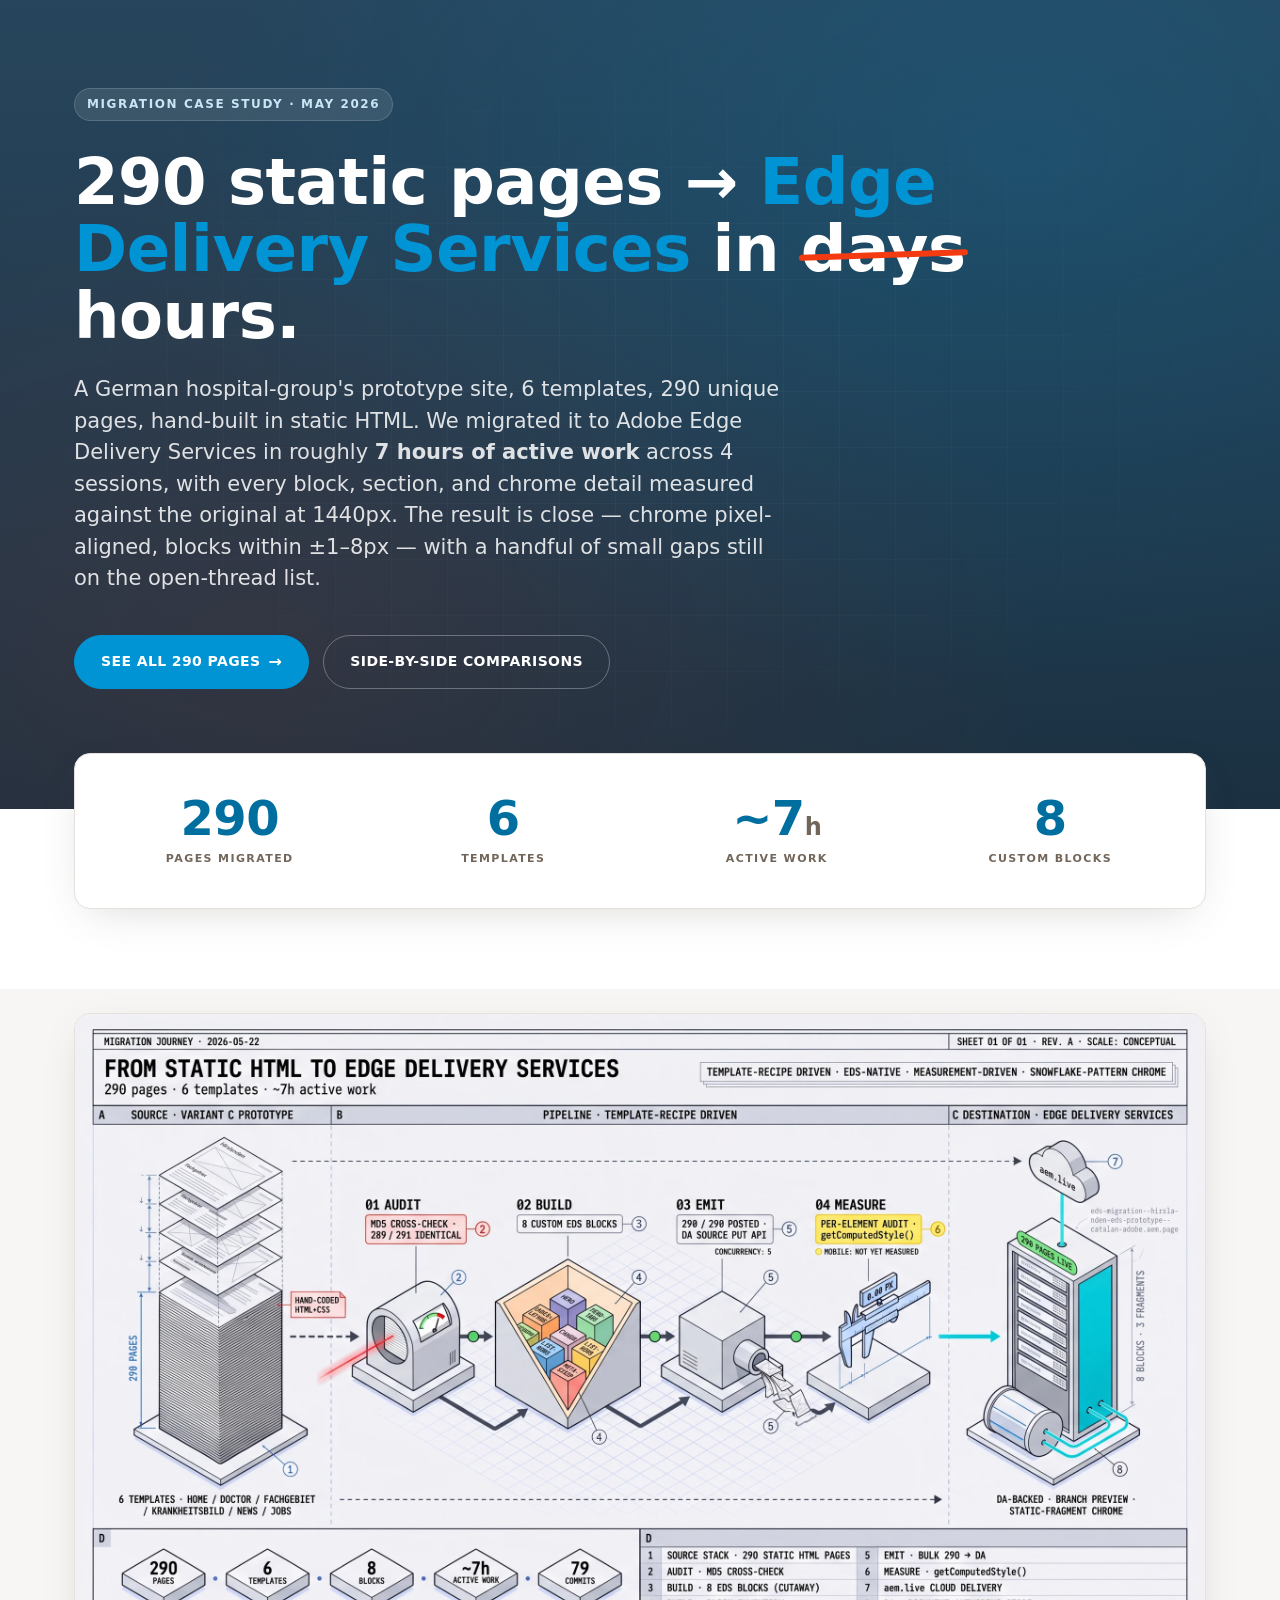
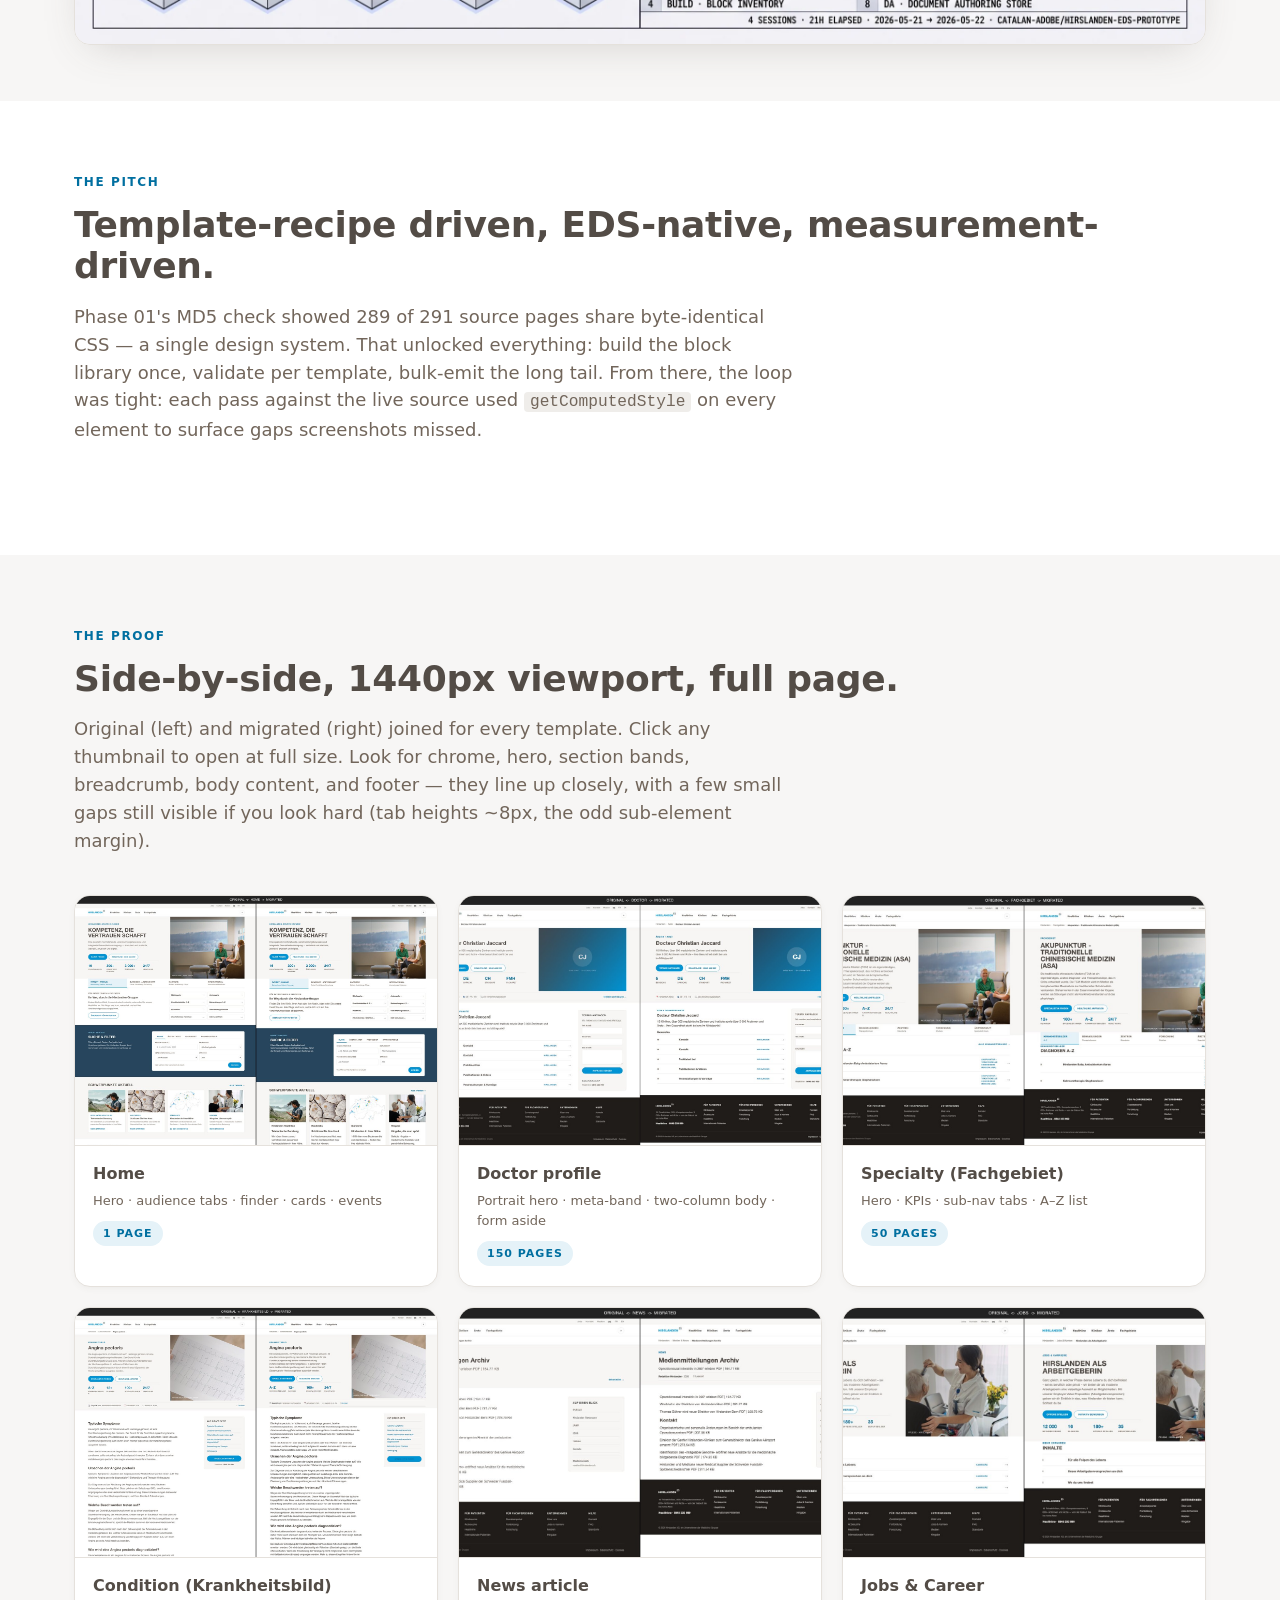
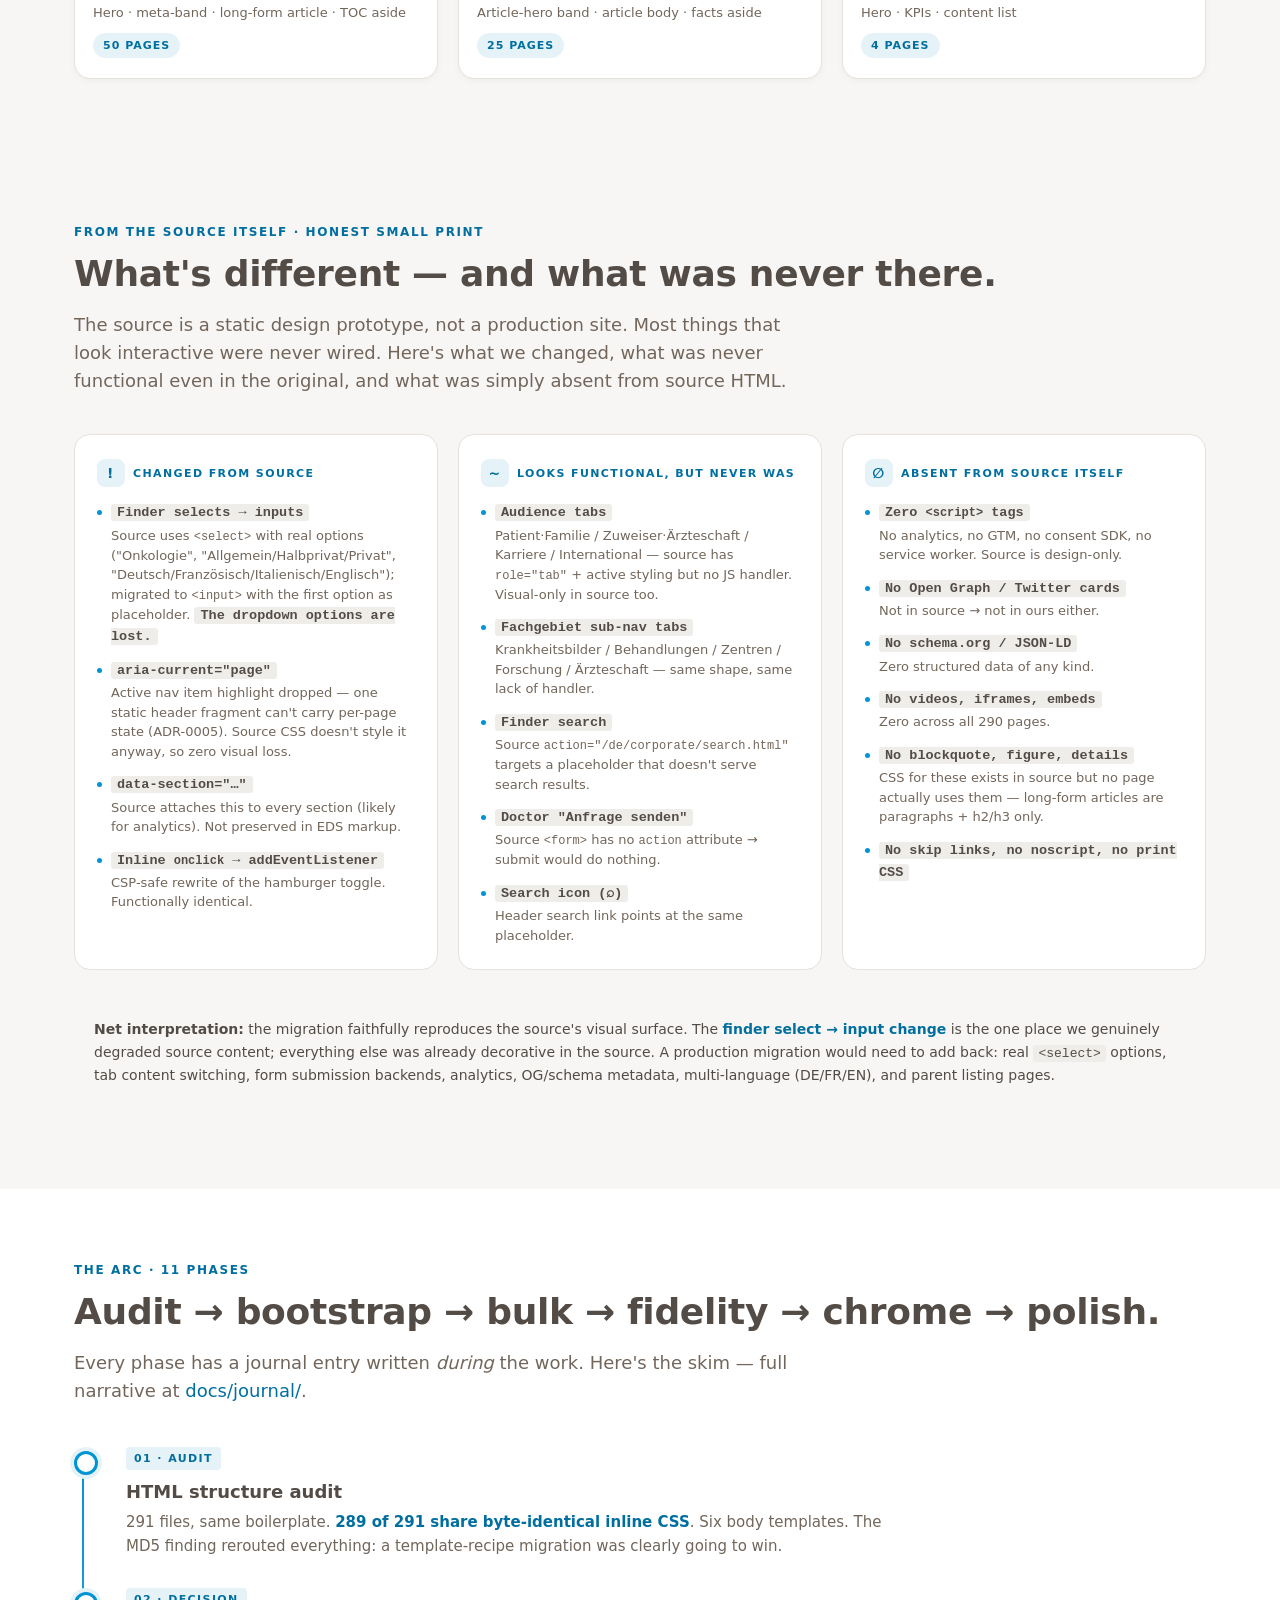
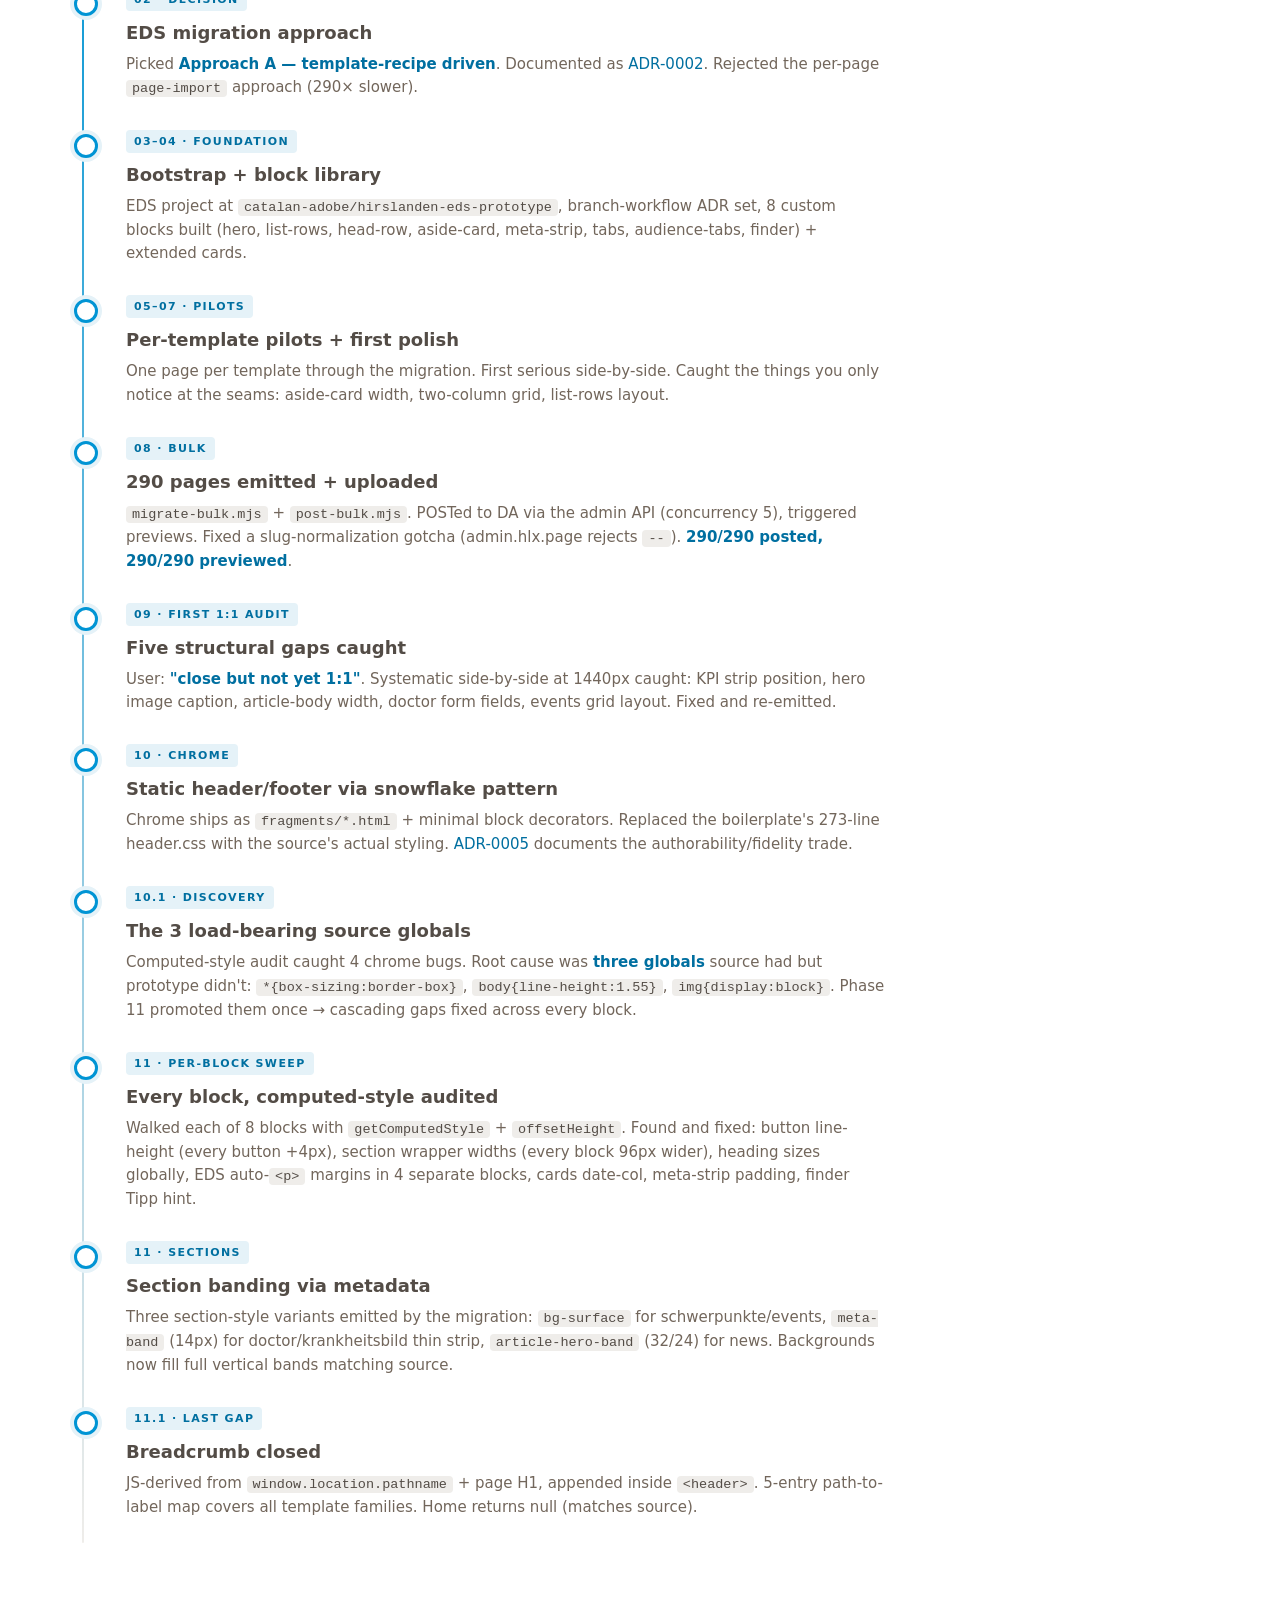
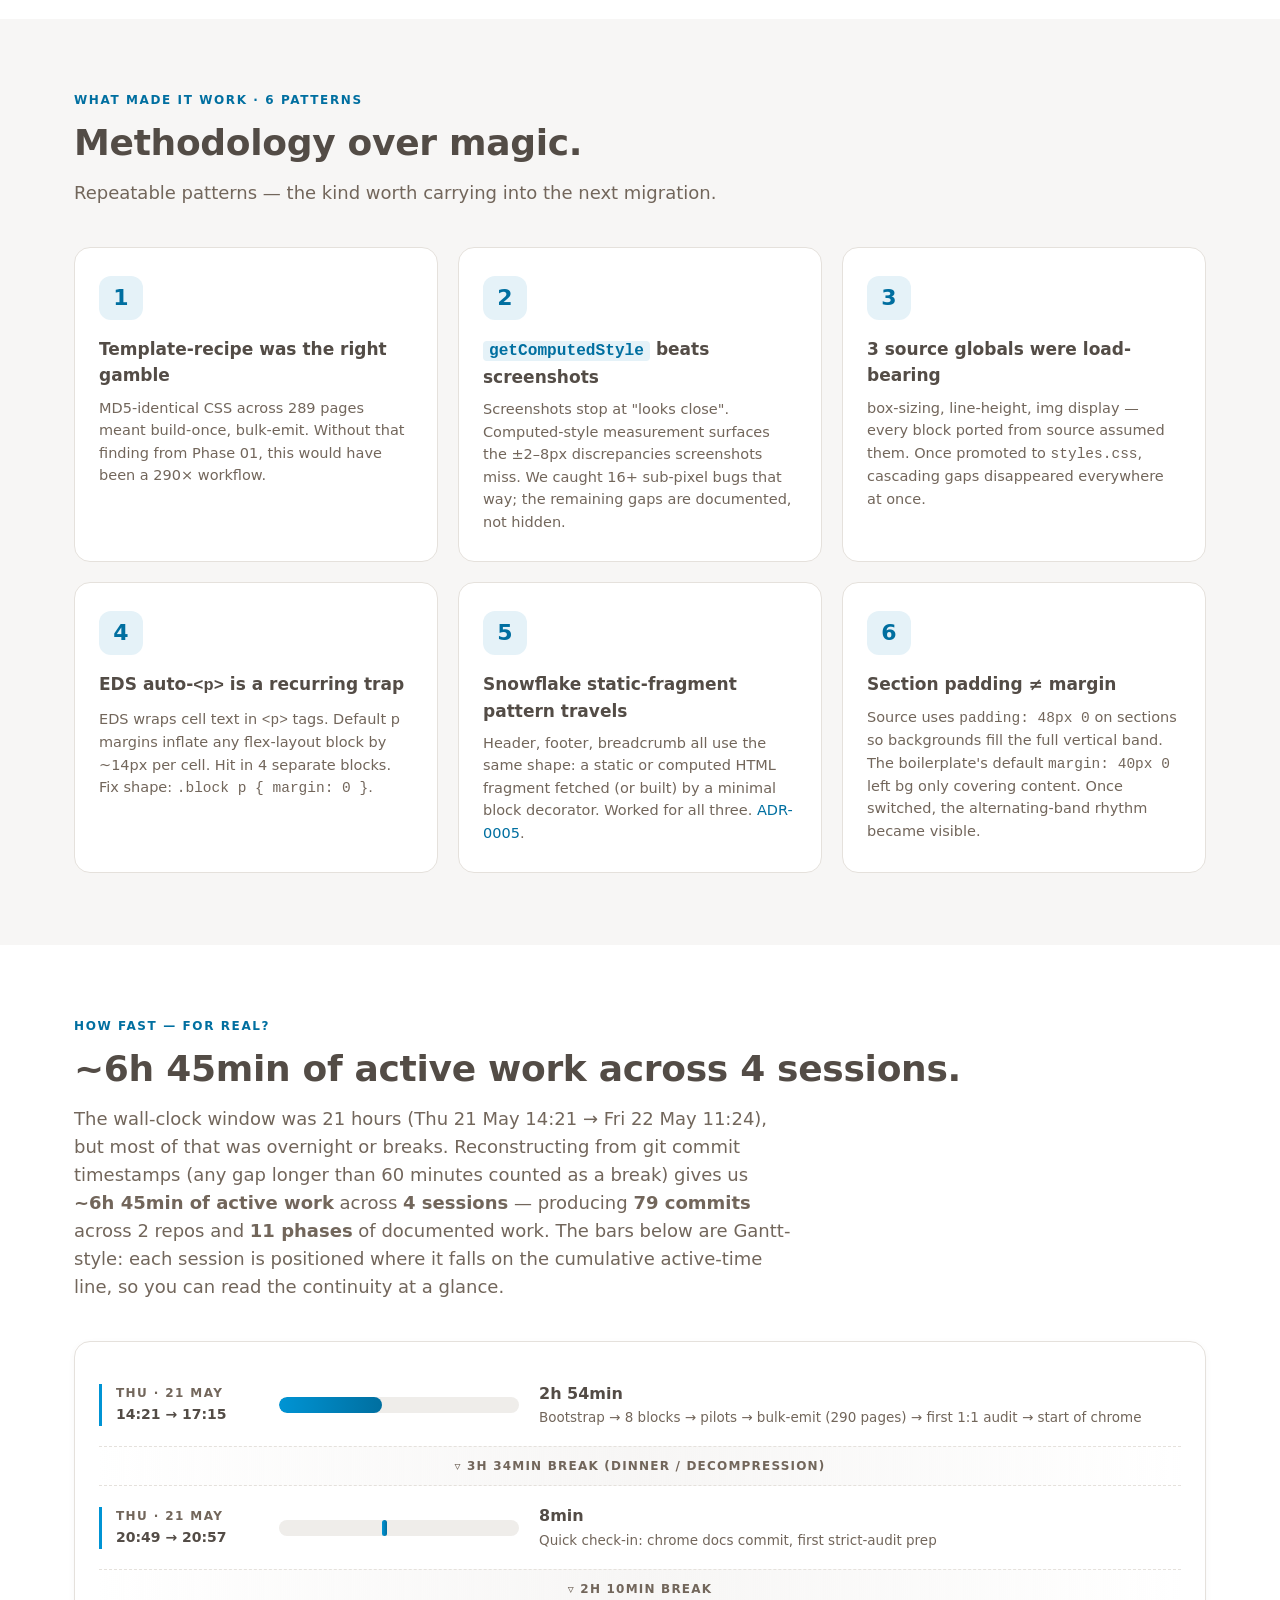
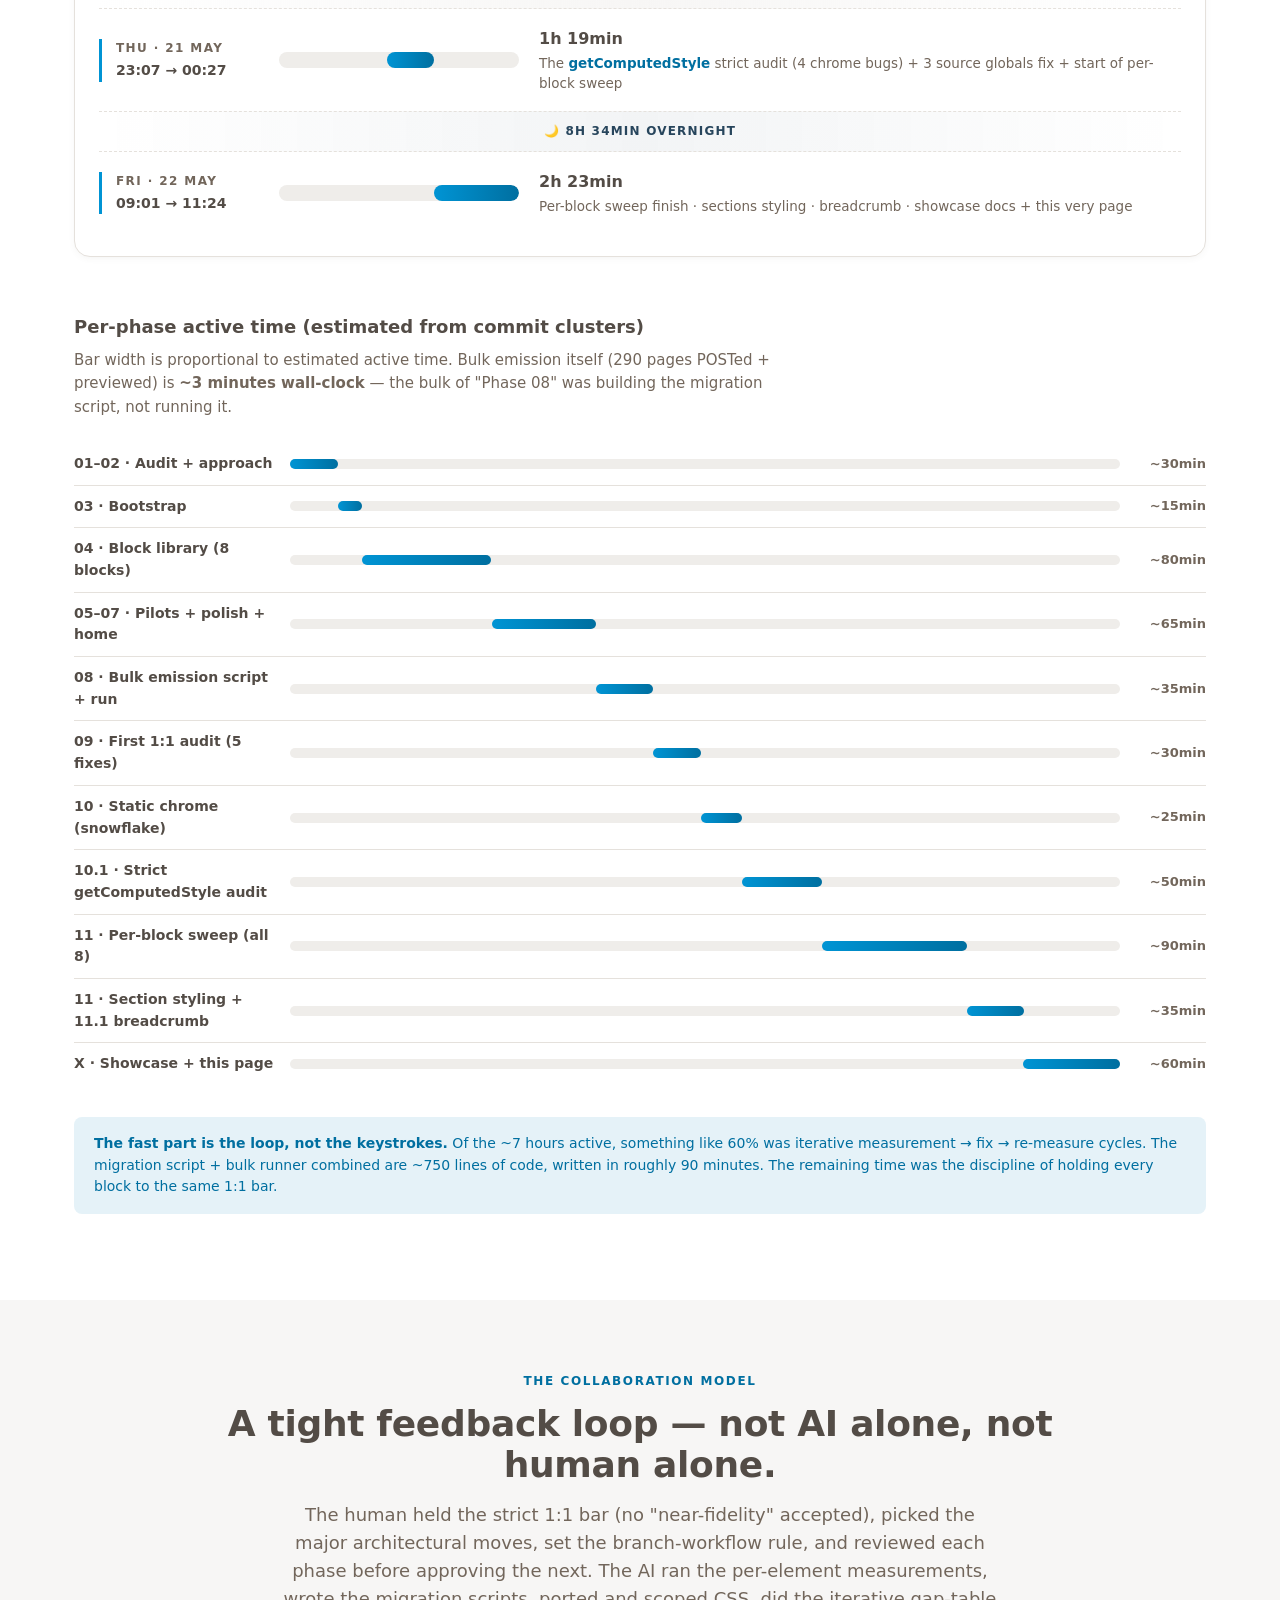
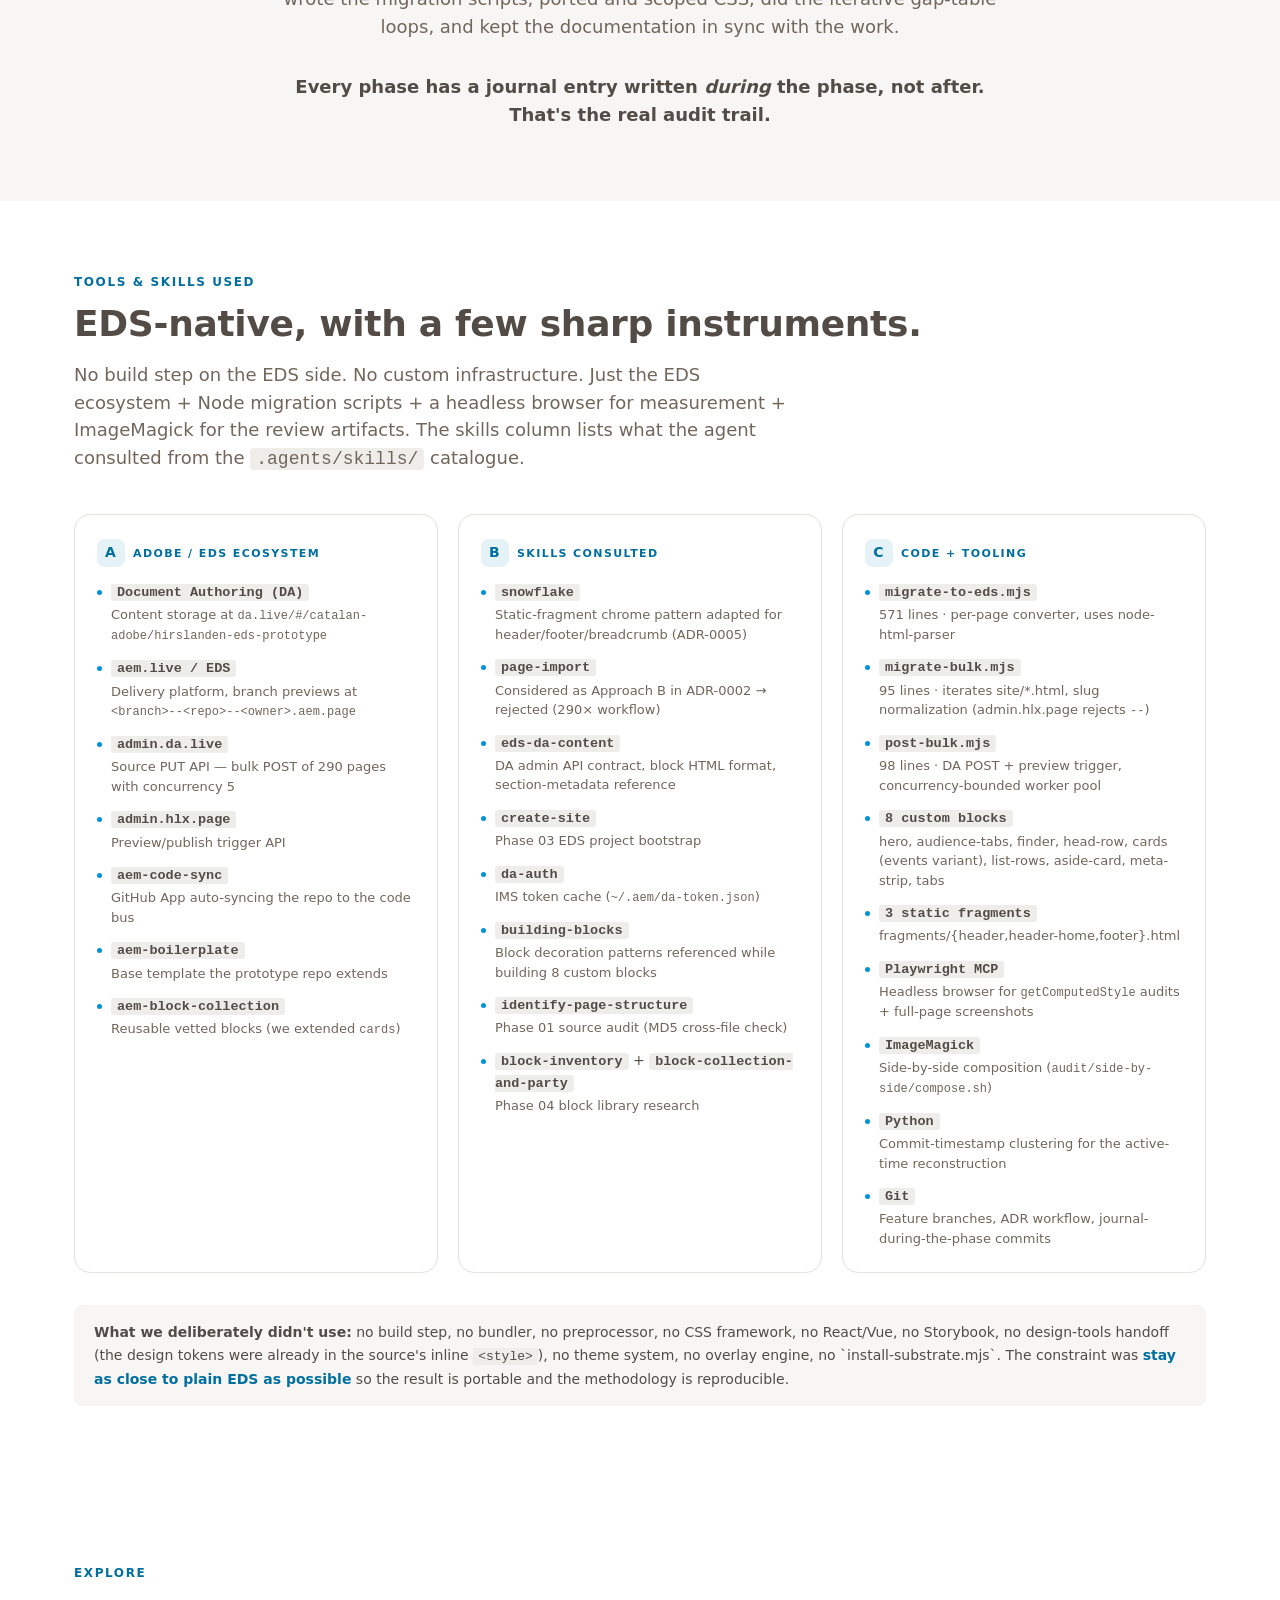
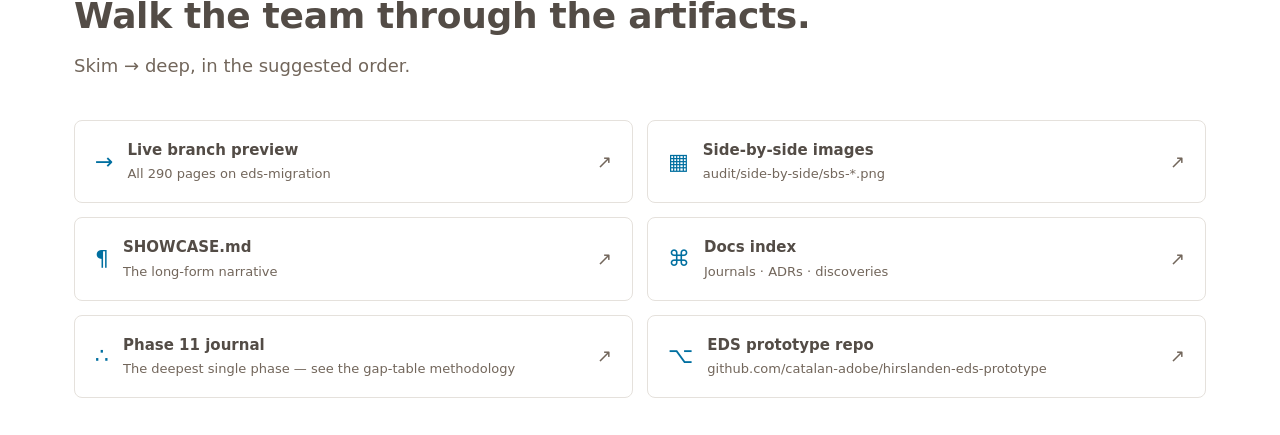
<file: docs/showcase/index.html>
<!doctype html>
<html lang="en">
<head>
<meta charset="utf-8">
<meta name="viewport" content="width=device-width, initial-scale=1">
<title>290 pages → EDS in ~7 hours · Hirslanden migration case study</title>
<meta name="description" content="From static HTML to Adobe Edge Delivery Services in roughly 7 hours of active work, with high visual fidelity at 1440px and a handful of documented gaps still on the open-thread list.">
<style>
  :root {
    /* Variant C tokens — same palette as the migrated site */
    --bg: #FFFFFF;
    --surface: #F7F6F5;
    --surface-2: #EFEDEA;
    --ink: #534C46;
    --ink-soft: #72665B;
    --primary: #0094D4;
    --primary-soft: #E5F2F8;
    --primary-deep: #006FA0;
    --secondary: #27455C;
    --accent: #F43A11;
    --border: #E5E1DC;
    --radius: 8px;
    --radius-lg: 16px;
    --radius-pill: 999px;
    --shadow-sm: 0 2px 8px -3px rgba(83,76,70,0.10);
    --shadow-md: 0 12px 40px -16px rgba(83,76,70,0.25);
    --maxw: 1180px;
    --pad: 24px;
  }

  * { box-sizing: border-box; }
  html, body { margin: 0; padding: 0; }
  body {
    font-family: -apple-system, BlinkMacSystemFont, "SF Pro Text", "Segoe UI", system-ui, sans-serif;
    color: var(--ink);
    background: var(--bg);
    font-size: 16px;
    line-height: 1.55;
    -webkit-font-smoothing: antialiased;
  }
  a { color: var(--primary-deep); text-decoration: none; }
  a:hover { text-decoration: underline; }

  .wrap { max-width: var(--maxw); margin: 0 auto; padding: 0 var(--pad); }

  /* ========================= HERO ========================= */
  .hero {
    position: relative;
    background:
      radial-gradient(ellipse at 80% 20%, rgba(0,148,212,0.18) 0%, rgba(0,148,212,0) 60%),
      radial-gradient(ellipse at 20% 80%, rgba(244,58,17,0.10) 0%, rgba(244,58,17,0) 55%),
      linear-gradient(180deg, var(--secondary) 0%, #1B3142 100%);
    color: #fff;
    padding: 88px 0 120px;
    overflow: hidden;
  }
  .hero::before {
    content: "";
    position: absolute;
    inset: 0;
    background-image:
      linear-gradient(rgba(255,255,255,0.04) 1px, transparent 1px),
      linear-gradient(90deg, rgba(255,255,255,0.04) 1px, transparent 1px);
    background-size: 56px 56px;
    background-position: -1px -1px;
    pointer-events: none;
    mask-image: radial-gradient(ellipse at center, rgba(0,0,0,1) 0%, rgba(0,0,0,0) 75%);
    -webkit-mask-image: radial-gradient(ellipse at center, rgba(0,0,0,1) 0%, rgba(0,0,0,0) 75%);
  }
  .hero .wrap { position: relative; }
  .hero-eyebrow {
    display: inline-block;
    background: rgba(255,255,255,0.10);
    color: #C8E6F4;
    padding: 6px 12px;
    border-radius: var(--radius-pill);
    font-size: 12px;
    letter-spacing: 1.6px;
    text-transform: uppercase;
    font-weight: 600;
    margin-bottom: 28px;
    border: 1px solid rgba(255,255,255,0.15);
  }
  .hero-h1 {
    margin: 0 0 24px;
    font-size: clamp(36px, 5vw, 64px);
    line-height: 1.05;
    letter-spacing: -0.5px;
    font-weight: 700;
    max-width: 900px;
  }
  .hero-h1 .accent { color: var(--primary); }
  .hero-h1 .strike { position: relative; }
  .hero-h1 .strike::after {
    content: ""; position: absolute; left: -2px; right: -2px; top: 55%;
    height: 6px; background: var(--accent); transform: rotate(-2deg);
    border-radius: 3px;
  }
  .hero-lede {
    font-size: clamp(17px, 1.8vw, 21px);
    line-height: 1.5;
    max-width: 720px;
    color: rgba(255,255,255,0.85);
    margin: 0 0 40px;
  }
  .hero-ctas { display: flex; gap: 14px; flex-wrap: wrap; }
  .btn {
    display: inline-flex; align-items: center; gap: 8px;
    padding: 14px 26px;
    border-radius: var(--radius-pill);
    font-weight: 600; font-size: 14px;
    letter-spacing: 0.4px; text-transform: uppercase;
    border: 1.5px solid transparent;
    transition: transform 0.12s, background 0.15s, border-color 0.15s;
  }
  .btn:hover { text-decoration: none; transform: translateY(-1px); }
  .btn-primary { background: var(--primary); color: #fff; border-color: var(--primary); }
  .btn-primary:hover { background: var(--primary-deep); border-color: var(--primary-deep); }
  .btn-ghost { background: transparent; color: #fff; border-color: rgba(255,255,255,0.30); }
  .btn-ghost:hover { background: rgba(255,255,255,0.08); }
  .btn .arrow { font-size: 16px; }

  /* ========================= STAT STRIP ========================= */
  .stats {
    position: relative;
    margin-top: -56px;
    margin-bottom: 80px;
  }
  .stats-grid {
    background: #fff;
    border-radius: var(--radius-lg);
    box-shadow: var(--shadow-md);
    padding: 32px 24px;
    display: grid;
    grid-template-columns: repeat(4, 1fr);
    gap: 12px;
    border: 1px solid var(--border);
  }
  @media (max-width: 820px) {
    .stats-grid { grid-template-columns: repeat(2, 1fr); padding: 24px 16px; }
  }
  .stat { text-align: center; padding: 8px 12px; }
  .stat-n {
    font-size: clamp(32px, 4vw, 48px);
    font-weight: 700;
    color: var(--primary-deep);
    line-height: 1;
    letter-spacing: -0.5px;
    font-variant-numeric: tabular-nums;
  }
  .stat-l {
    margin-top: 8px;
    font-size: 11px;
    letter-spacing: 1.4px;
    text-transform: uppercase;
    font-weight: 600;
    color: var(--ink-soft);
  }

  /* ========================= SECTION ========================= */
  section.pad { padding: 72px 0; }
  section.bg-surface { background: var(--surface); }
  .section-eyebrow {
    font-size: 12px;
    letter-spacing: 1.6px;
    text-transform: uppercase;
    color: var(--primary-deep);
    font-weight: 700;
    margin: 0 0 12px;
  }
  .section-h2 {
    margin: 0 0 16px;
    font-size: clamp(26px, 3vw, 36px);
    line-height: 1.15;
    letter-spacing: -0.3px;
    color: var(--ink);
    font-weight: 700;
  }
  .section-lede {
    font-size: 18px;
    color: var(--ink-soft);
    max-width: 720px;
    margin: 0 0 40px;
  }

  /* ========================= SBS GALLERY ========================= */
  .sbs-grid {
    display: grid;
    grid-template-columns: repeat(3, 1fr);
    gap: 20px;
  }
  @media (max-width: 980px) { .sbs-grid { grid-template-columns: repeat(2, 1fr); } }
  @media (max-width: 560px) { .sbs-grid { grid-template-columns: 1fr; } }
  .sbs-card {
    background: #fff;
    border-radius: var(--radius-lg);
    overflow: hidden;
    border: 1px solid var(--border);
    box-shadow: var(--shadow-sm);
    transition: transform 0.15s, box-shadow 0.15s;
    cursor: zoom-in;
    display: flex;
    flex-direction: column;
  }
  .sbs-card:hover { transform: translateY(-2px); box-shadow: var(--shadow-md); }
  .sbs-card .frame {
    aspect-ratio: 16 / 11;
    background: var(--surface);
    overflow: hidden;
    position: relative;
  }
  .sbs-card .frame img {
    width: 100%; height: 100%;
    object-fit: cover;
    object-position: top center;
    display: block;
  }
  .sbs-card .body {
    padding: 16px 18px 20px;
    border-top: 1px solid var(--border);
  }
  .sbs-card .label { font-weight: 700; color: var(--ink); font-size: 16px; }
  .sbs-card .sub { font-size: 13px; color: var(--ink-soft); margin-top: 4px; }
  .sbs-card .chip {
    display: inline-block; margin-top: 10px;
    background: var(--primary-soft); color: var(--primary-deep);
    padding: 4px 10px; border-radius: var(--radius-pill);
    font-size: 11px; font-weight: 700; letter-spacing: 1px; text-transform: uppercase;
  }

  /* ========================= TIMELINE ========================= */
  .timeline {
    position: relative;
    padding-left: 28px;
  }
  .timeline::before {
    content: "";
    position: absolute;
    left: 8px; top: 4px; bottom: 4px;
    width: 2px; background: linear-gradient(180deg, var(--primary) 0%, var(--surface-2) 100%);
    border-radius: 2px;
  }
  .phase {
    position: relative;
    padding: 0 0 28px 24px;
  }
  .phase::before {
    content: "";
    position: absolute;
    left: -28px; top: 6px;
    width: 18px; height: 18px;
    border-radius: 50%;
    background: #fff;
    border: 3px solid var(--primary);
    box-shadow: 0 0 0 4px var(--primary-soft);
  }
  .phase-num {
    display: inline-block;
    font-size: 11px; letter-spacing: 1.4px; text-transform: uppercase;
    font-weight: 700; color: var(--primary-deep);
    background: var(--primary-soft); padding: 3px 8px; border-radius: 4px;
    margin-bottom: 8px;
  }
  .phase-h { margin: 0 0 6px; font-size: 18px; font-weight: 700; color: var(--ink); }
  .phase-d { margin: 0; color: var(--ink-soft); font-size: 15px; line-height: 1.55; max-width: 760px; }
  .phase-d em { color: var(--primary-deep); font-style: normal; font-weight: 600; }
  .phase-d code {
    background: var(--surface-2); padding: 1px 6px; border-radius: 4px;
    font-size: 0.9em; color: var(--ink); font-family: "SF Mono", Menlo, Consolas, monospace;
  }

  /* ========================= PATTERNS GRID ========================= */
  .patterns {
    display: grid;
    grid-template-columns: repeat(3, 1fr);
    gap: 20px;
  }
  @media (max-width: 980px) { .patterns { grid-template-columns: repeat(2, 1fr); } }
  @media (max-width: 560px) { .patterns { grid-template-columns: 1fr; } }
  .pattern {
    background: #fff;
    border: 1px solid var(--border);
    border-radius: var(--radius-lg);
    padding: 28px 24px;
    transition: transform 0.15s, border-color 0.15s;
  }
  .pattern:hover { transform: translateY(-2px); border-color: var(--primary); }
  .pattern .icon {
    width: 44px; height: 44px;
    border-radius: 12px;
    background: var(--primary-soft);
    color: var(--primary-deep);
    display: inline-flex; align-items: center; justify-content: center;
    font-size: 22px; font-weight: 700;
    margin-bottom: 16px;
  }
  .pattern-h { margin: 0 0 8px; font-size: 17px; font-weight: 700; color: var(--ink); }
  .pattern-d { margin: 0; font-size: 14.5px; color: var(--ink-soft); line-height: 1.55; }

  /* ========================= SESSIONS STRIP ========================= */
  .sessions {
    background: #fff;
    border: 1px solid var(--border);
    border-radius: var(--radius-lg);
    padding: 28px 24px;
    box-shadow: var(--shadow-sm);
  }
  .session-row,
  .session-total {
    display: grid;
    grid-template-columns: 160px 240px 1fr;
    gap: 20px;
    align-items: center;
    padding: 12px 0;
  }
  .session-total {
    border-top: 2px solid var(--surface-2);
    margin-top: 4px;
    padding-top: 18px;
  }
  .session-when {
    border-left: 3px solid var(--primary);
    padding-left: 14px;
  }
  .session-day {
    font-size: 12px;
    letter-spacing: 1.4px;
    text-transform: uppercase;
    color: var(--ink-soft);
    font-weight: 700;
  }
  .session-time {
    margin-top: 2px;
    font-size: 14px;
    font-weight: 700;
    color: var(--ink);
    font-variant-numeric: tabular-nums;
  }
  .session-bar {
    height: 16px;
    background: var(--surface-2);
    border-radius: var(--radius-pill);
    overflow: hidden;
    position: relative;
  }
  .session-fill {
    position: absolute;
    top: 0;
    height: 100%;
    border-radius: var(--radius-pill);
    /* Gantt-style: each session positioned where it falls in the
       cumulative active timeline. Continuity makes the 4-session
       chain feel like one connected effort. */
    transition: left 0.8s cubic-bezier(0.4, 0, 0.2, 1),
                width 0.8s cubic-bezier(0.4, 0, 0.2, 1);
  }
  .session-meta { min-width: 0; }
  .session-span {
    font-size: 16px;
    font-weight: 700;
    color: var(--ink);
    font-variant-numeric: tabular-nums;
  }
  .session-what {
    margin-top: 2px;
    font-size: 13.5px;
    color: var(--ink-soft);
    line-height: 1.45;
  }
  .session-what em { color: var(--primary-deep); font-style: normal; font-weight: 600; }
  .session-gap {
    text-align: center;
    padding: 10px 0;
    font-size: 12px;
    letter-spacing: 1.2px;
    text-transform: uppercase;
    color: var(--ink-soft);
    font-weight: 600;
    border-top: 1px dashed var(--border);
    border-bottom: 1px dashed var(--border);
    margin: 6px 0;
    background: linear-gradient(90deg, transparent 0%, var(--surface) 50%, transparent 100%);
  }
  .session-gap.night {
    color: var(--secondary);
    background: linear-gradient(90deg, transparent 0%, rgba(39,69,92,0.06) 50%, transparent 100%);
  }
  @media (max-width: 820px) {
    .session-row, .session-total {
      grid-template-columns: 1fr;
      gap: 8px;
    }
    .session-bar { display: none; }
  }

  /* ========================= TIME BARS ========================= */
  .time-row {
    display: grid;
    grid-template-columns: 200px 1fr 70px;
    align-items: center;
    gap: 16px;
    padding: 10px 0;
    border-bottom: 1px solid var(--border);
  }
  .time-row:last-child { border-bottom: none; }
  .time-label { font-size: 14px; font-weight: 600; color: var(--ink); }
  .time-bar {
    height: 10px;
    background: var(--surface-2);
    border-radius: var(--radius-pill);
    position: relative;
  }
  .time-bar > span {
    display: block;
    position: absolute;
    top: 0;
    height: 100%;
    background: linear-gradient(90deg, var(--primary) 0%, var(--primary-deep) 100%);
    border-radius: var(--radius-pill);
    /* Gantt-style: each phase positioned at its cumulative offset in
       the total active timeline. */
    transition: left 0.6s cubic-bezier(0.4, 0, 0.2, 1),
                width 0.6s cubic-bezier(0.4, 0, 0.2, 1);
  }
  .time-val { font-size: 13px; color: var(--ink-soft); text-align: right; font-variant-numeric: tabular-nums; font-weight: 600; }
  @media (max-width: 720px) {
    .time-row { grid-template-columns: 1fr; gap: 4px; padding: 12px 0; }
    .time-val { text-align: left; }
  }

  /* ========================= TOOLS GRID ========================= */
  .tools {
    display: grid;
    grid-template-columns: repeat(3, 1fr);
    gap: 20px;
  }
  @media (max-width: 980px) { .tools { grid-template-columns: repeat(2, 1fr); } }
  @media (max-width: 560px) { .tools { grid-template-columns: 1fr; } }
  .tool-card {
    background: #fff;
    border: 1px solid var(--border);
    border-radius: var(--radius-lg);
    padding: 24px 22px;
  }
  .tool-card .cat {
    font-size: 11px;
    letter-spacing: 1.4px;
    text-transform: uppercase;
    color: var(--primary-deep);
    font-weight: 700;
    margin: 0 0 14px;
    display: flex;
    align-items: center;
    gap: 8px;
  }
  .tool-card .cat .badge {
    width: 28px; height: 28px;
    border-radius: 8px;
    background: var(--primary-soft);
    display: inline-flex; align-items: center; justify-content: center;
    font-size: 14px; font-weight: 700; color: var(--primary-deep);
  }
  .tool-card ul {
    list-style: none;
    padding: 0;
    margin: 0;
    display: flex;
    flex-direction: column;
    gap: 12px;
  }
  .tool-card li {
    font-size: 14px;
    line-height: 1.5;
    color: var(--ink);
    padding-left: 14px;
    position: relative;
  }
  .tool-card li::before {
    content: "";
    position: absolute;
    left: 0; top: 9px;
    width: 5px; height: 5px;
    background: var(--primary);
    border-radius: 50%;
  }
  .tool-card li strong {
    color: var(--ink);
    font-weight: 700;
    font-family: "SF Mono", Menlo, Consolas, monospace;
    font-size: 13.5px;
    background: var(--surface-2);
    padding: 1px 6px;
    border-radius: 3px;
  }
  .tool-card li .role {
    display: block;
    font-size: 13px;
    color: var(--ink-soft);
    margin-top: 2px;
  }

  /* ========================= LINKS ========================= */
  .link-grid {
    display: grid;
    grid-template-columns: repeat(2, 1fr);
    gap: 14px;
  }
  @media (max-width: 720px) { .link-grid { grid-template-columns: 1fr; } }
  .link-card {
    display: flex; align-items: center; gap: 14px;
    background: #fff;
    border: 1px solid var(--border);
    border-radius: var(--radius);
    padding: 18px 20px;
    text-decoration: none;
    color: var(--ink);
    transition: border-color 0.15s, transform 0.15s;
  }
  .link-card:hover { border-color: var(--primary); transform: translateX(2px); text-decoration: none; }
  .link-card .icon { color: var(--primary-deep); font-size: 22px; flex: none; }
  .link-card .title { font-weight: 700; font-size: 15px; }
  .link-card .sub { font-size: 13px; color: var(--ink-soft); margin-top: 2px; }
  .link-card .arrow { margin-left: auto; color: var(--ink-soft); font-size: 18px; }

  /* ========================= LIGHTBOX ========================= */
  .lightbox {
    position: fixed; inset: 0;
    background: rgba(31, 28, 25, 0.92);
    display: none;
    align-items: center;
    justify-content: center;
    z-index: 1000;
    padding: 32px;
  }
  .lightbox.is-open { display: flex; }
  .lightbox img {
    max-width: 100%; max-height: 100%;
    box-shadow: 0 40px 80px rgba(0,0,0,0.5);
    border-radius: 4px;
  }
  .lightbox-close {
    position: fixed; top: 20px; right: 20px;
    background: rgba(255,255,255,0.10);
    border: 1px solid rgba(255,255,255,0.20);
    color: #fff;
    width: 44px; height: 44px;
    border-radius: 50%;
    font-size: 20px;
    cursor: pointer;
    display: flex; align-items: center; justify-content: center;
  }
  .lightbox-close:hover { background: rgba(255,255,255,0.20); }

  /* ========================= INFOGRAPHIC ========================= */
  .infographic {
    padding: 24px 0 56px;
    background: var(--surface);
  }
  .infographic picture { display: block; }
  .infographic img {
    width: 100%;
    height: auto;
    display: block;
    border-radius: var(--radius-lg);
    box-shadow: var(--shadow-md);
    border: 1px solid var(--border);
  }

  /* fade-in on scroll */
  .fade { opacity: 0; transform: translateY(12px); transition: opacity 0.6s, transform 0.6s; }
  .fade.in { opacity: 1; transform: none; }
</style>
</head>
<body>

<!-- ============== HERO ============== -->
<header class="hero">
  <div class="wrap">
    <span class="hero-eyebrow">Migration case study · May 2026</span>
    <h1 class="hero-h1">
      290 static pages →
      <span class="accent">Edge Delivery Services</span>
      in <span class="strike">days</span> hours.
    </h1>
    <p class="hero-lede">
      A German hospital-group's prototype site, 6 templates, 290 unique pages, hand-built in
      static HTML. We migrated it to Adobe Edge Delivery Services in roughly
      <strong>7 hours of active work</strong> across 4 sessions, with every block, section, and
      chrome detail measured against the original at 1440px. The result is close — chrome
      pixel-aligned, blocks within ±1–8px — with a handful of small gaps still on the
      open-thread list.
    </p>
    <div class="hero-ctas">
      <a class="btn btn-primary" href="pages.html">
        See all 290 pages <span class="arrow">→</span>
      </a>
      <a class="btn btn-ghost" href="#sbs">Side-by-side comparisons</a>
    </div>
  </div>
</header>

<!-- ============== STATS ============== -->
<section class="stats">
  <div class="wrap">
    <div class="stats-grid">
      <div class="stat">
        <div class="stat-n" data-target="290">290</div>
        <div class="stat-l">Pages migrated</div>
      </div>
      <div class="stat">
        <div class="stat-n" data-target="6">6</div>
        <div class="stat-l">Templates</div>
      </div>
      <div class="stat">
        <div class="stat-n">~7<span style="font-size:0.5em;color:var(--ink-soft);font-weight:600;">h</span></div>
        <div class="stat-l">Active work</div>
      </div>
      <div class="stat">
        <div class="stat-n" data-target="8">8</div>
        <div class="stat-l">Custom blocks</div>
      </div>
    </div>
  </div>
</section>

<!-- ============== INFOGRAPHIC (Nano Banana Pro generated) ============== -->
<section class="infographic">
  <div class="wrap">
    <picture>
      <source type="image/webp" srcset="./migration-infographic-sm.webp 1200w, ./migration-infographic.webp 2400w" sizes="(max-width: 1280px) 100vw, 1200px">
      <img src="./migration-infographic.jpg" alt="Isometric technical diagram of the migration pipeline: 290 static HTML pages flow through four stations (01 Audit · MD5 cross-check, 02 Build · 8 EDS blocks, 03 Emit · bulk 290 to DA, 04 Measure · getComputedStyle) into the Edge Delivery Services destination, with a stat strip showing 290 pages, 6 templates, 8 blocks, ~7h active work, 79 commits." width="2400" height="1340" decoding="async">
    </picture>
  </div>
</section>

<!-- ============== THE PITCH ============== -->
<section class="pad">
  <div class="wrap">
    <p class="section-eyebrow">The pitch</p>
    <h2 class="section-h2">Template-recipe driven, EDS-native, measurement-driven.</h2>
    <p class="section-lede">
      Phase 01's MD5 check showed 289 of 291 source pages share byte-identical CSS — a single
      design system. That unlocked everything: build the block library once, validate per
      template, bulk-emit the long tail. From there, the loop was tight: each pass against the
      live source used <code style="background:var(--surface-2);padding:1px 6px;border-radius:4px;font-family:'SF Mono',Menlo,monospace;font-size:0.9em">getComputedStyle</code>
      on every element to surface gaps screenshots missed.
    </p>
  </div>
</section>

<!-- ============== SBS GALLERY ============== -->
<section id="sbs" class="pad bg-surface">
  <div class="wrap">
    <p class="section-eyebrow">The proof</p>
    <h2 class="section-h2">Side-by-side, 1440px viewport, full page.</h2>
    <p class="section-lede">
      Original (left) and migrated (right) joined for every template. Click any thumbnail to
      open at full size. Look for chrome, hero, section bands, breadcrumb, body content, and
      footer — they line up closely, with a few small gaps still visible if you look hard
      (tab heights ~8px, the odd sub-element margin).
    </p>
    <div class="sbs-grid">
      <div class="sbs-card" data-img="sbs-home.jpg" data-label="Home">
        <div class="frame"><img src="sbs-home.jpg" alt="Home — original vs migrated" loading="lazy"></div>
        <div class="body">
          <div class="label">Home</div>
          <div class="sub">Hero · audience tabs · finder · cards · events</div>
          <span class="chip">1 page</span>
        </div>
      </div>
      <div class="sbs-card" data-img="sbs-doctor.jpg" data-label="Doctor">
        <div class="frame"><img src="sbs-doctor.jpg" alt="Doctor — original vs migrated" loading="lazy"></div>
        <div class="body">
          <div class="label">Doctor profile</div>
          <div class="sub">Portrait hero · meta-band · two-column body · form aside</div>
          <span class="chip">150 pages</span>
        </div>
      </div>
      <div class="sbs-card" data-img="sbs-fachgebiet.jpg" data-label="Fachgebiet">
        <div class="frame"><img src="sbs-fachgebiet.jpg" alt="Fachgebiet — original vs migrated" loading="lazy"></div>
        <div class="body">
          <div class="label">Specialty (Fachgebiet)</div>
          <div class="sub">Hero · KPIs · sub-nav tabs · A–Z list</div>
          <span class="chip">50 pages</span>
        </div>
      </div>
      <div class="sbs-card" data-img="sbs-krankheitsbild.jpg" data-label="Krankheitsbild">
        <div class="frame"><img src="sbs-krankheitsbild.jpg" alt="Krankheitsbild — original vs migrated" loading="lazy"></div>
        <div class="body">
          <div class="label">Condition (Krankheitsbild)</div>
          <div class="sub">Hero · meta-band · long-form article · TOC aside</div>
          <span class="chip">50 pages</span>
        </div>
      </div>
      <div class="sbs-card" data-img="sbs-news.jpg" data-label="News">
        <div class="frame"><img src="sbs-news.jpg" alt="News — original vs migrated" loading="lazy"></div>
        <div class="body">
          <div class="label">News article</div>
          <div class="sub">Article-hero band · article body · facts aside</div>
          <span class="chip">25 pages</span>
        </div>
      </div>
      <div class="sbs-card" data-img="sbs-jobs.jpg" data-label="Jobs">
        <div class="frame"><img src="sbs-jobs.jpg" alt="Jobs — original vs migrated" loading="lazy"></div>
        <div class="body">
          <div class="label">Jobs &amp; Career</div>
          <div class="sub">Hero · KPIs · content list</div>
          <span class="chip">4 pages</span>
        </div>
      </div>
    </div>
  </div>
</section>

<!-- ============== SOURCE CAVEATS ============== -->
<section class="pad bg-surface">
  <div class="wrap">
    <p class="section-eyebrow">From the source itself · honest small print</p>
    <h2 class="section-h2">What's different — and what was never there.</h2>
    <p class="section-lede">
      The source is a static design prototype, not a production site. Most things that look
      interactive were never wired. Here's what we changed, what was never functional even in
      the original, and what was simply absent from source HTML.
    </p>

    <div class="tools">
      <div class="tool-card fade">
        <p class="cat"><span class="badge">!</span> Changed from source</p>
        <ul>
          <li><strong>Finder selects → inputs</strong><span class="role">Source uses <code style="font-size:12px;">&lt;select&gt;</code> with real options ("Onkologie", "Allgemein/Halbprivat/Privat", "Deutsch/Französisch/Italienisch/Englisch"); migrated to <code style="font-size:12px;">&lt;input&gt;</code> with the first option as placeholder. <strong>The dropdown options are lost.</strong></span></li>
          <li><strong>aria-current="page"</strong><span class="role">Active nav item highlight dropped — one static header fragment can't carry per-page state (ADR-0005). Source CSS doesn't style it anyway, so zero visual loss.</span></li>
          <li><strong>data-section="…"</strong><span class="role">Source attaches this to every section (likely for analytics). Not preserved in EDS markup.</span></li>
          <li><strong>Inline <code style="font-size:12px;">onclick</code> → addEventListener</strong><span class="role">CSP-safe rewrite of the hamburger toggle. Functionally identical.</span></li>
        </ul>
      </div>

      <div class="tool-card fade">
        <p class="cat"><span class="badge">~</span> Looks functional, but never was</p>
        <ul>
          <li><strong>Audience tabs</strong><span class="role">Patient·Familie / Zuweiser·Ärzteschaft / Karriere / International — source has <code style="font-size:12px;">role="tab"</code> + active styling but no JS handler. Visual-only in source too.</span></li>
          <li><strong>Fachgebiet sub-nav tabs</strong><span class="role">Krankheitsbilder / Behandlungen / Zentren / Forschung / Ärzteschaft — same shape, same lack of handler.</span></li>
          <li><strong>Finder search</strong><span class="role">Source <code style="font-size:12px;">action="/de/corporate/search.html"</code> targets a placeholder that doesn't serve search results.</span></li>
          <li><strong>Doctor "Anfrage senden"</strong><span class="role">Source <code style="font-size:12px;">&lt;form&gt;</code> has no <code style="font-size:12px;">action</code> attribute → submit would do nothing.</span></li>
          <li><strong>Search icon (⌕)</strong><span class="role">Header search link points at the same placeholder.</span></li>
        </ul>
      </div>

      <div class="tool-card fade">
        <p class="cat"><span class="badge">∅</span> Absent from source itself</p>
        <ul>
          <li><strong>Zero <code style="font-size:12px;">&lt;script&gt;</code> tags</strong><span class="role">No analytics, no GTM, no consent SDK, no service worker. Source is design-only.</span></li>
          <li><strong>No Open Graph / Twitter cards</strong><span class="role">Not in source → not in ours either.</span></li>
          <li><strong>No schema.org / JSON-LD</strong><span class="role">Zero structured data of any kind.</span></li>
          <li><strong>No videos, iframes, embeds</strong><span class="role">Zero across all 290 pages.</span></li>
          <li><strong>No blockquote, figure, details</strong><span class="role">CSS for these exists in source but no page actually uses them — long-form articles are paragraphs + h2/h3 only.</span></li>
          <li><strong>No skip links, no noscript, no print CSS</strong></li>
        </ul>
      </div>
    </div>

    <p style="margin-top:32px;padding:16px 20px;background:var(--surface);border-radius:var(--radius);font-size:14px;color:var(--ink);line-height:1.6;">
      <strong>Net interpretation:</strong> the migration faithfully reproduces the source's
      visual surface. The <em style="color:var(--primary-deep);font-style:normal;font-weight:600;">finder select → input change</em>
      is the one place we genuinely degraded source content; everything else was already
      decorative in the source. A production migration would need to add back: real
      <code style="font-family:'SF Mono',Menlo,monospace;font-size:13px;background:var(--surface-2);padding:1px 5px;border-radius:3px;">&lt;select&gt;</code>
      options, tab content switching, form submission backends, analytics, OG/schema metadata,
      multi-language (DE/FR/EN), and parent listing pages.
    </p>
  </div>
</section>

<!-- ============== TIMELINE ============== -->
<section class="pad">
  <div class="wrap">
    <p class="section-eyebrow">The arc · 11 phases</p>
    <h2 class="section-h2">Audit → bootstrap → bulk → fidelity → chrome → polish.</h2>
    <p class="section-lede">
      Every phase has a journal entry written <em>during</em> the work. Here's the skim — full
      narrative at <a href="https://github.com/catalan-adobe/hirslanden-eds-prototype/tree/eds-migration/docs/journal" target="_blank">docs/journal/</a>.
    </p>

    <div class="timeline">
      <div class="phase fade">
        <span class="phase-num">01 · Audit</span>
        <h3 class="phase-h">HTML structure audit</h3>
        <p class="phase-d">291 files, same boilerplate. <em>289 of 291 share byte-identical inline CSS</em>. Six body templates. The MD5 finding rerouted everything: a template-recipe migration was clearly going to win.</p>
      </div>
      <div class="phase fade">
        <span class="phase-num">02 · Decision</span>
        <h3 class="phase-h">EDS migration approach</h3>
        <p class="phase-d">Picked <em>Approach A — template-recipe driven</em>. Documented as <a href="https://github.com/catalan-adobe/hirslanden-eds-prototype/blob/eds-migration/docs/decisions/0002-eds-migration-approach.md">ADR-0002</a>. Rejected the per-page <code>page-import</code> approach (290× slower).</p>
      </div>
      <div class="phase fade">
        <span class="phase-num">03–04 · Foundation</span>
        <h3 class="phase-h">Bootstrap + block library</h3>
        <p class="phase-d">EDS project at <code>catalan-adobe/hirslanden-eds-prototype</code>, branch-workflow ADR set, 8 custom blocks built (hero, list-rows, head-row, aside-card, meta-strip, tabs, audience-tabs, finder) + extended cards.</p>
      </div>
      <div class="phase fade">
        <span class="phase-num">05–07 · Pilots</span>
        <h3 class="phase-h">Per-template pilots + first polish</h3>
        <p class="phase-d">One page per template through the migration. First serious side-by-side. Caught the things you only notice at the seams: aside-card width, two-column grid, list-rows layout.</p>
      </div>
      <div class="phase fade">
        <span class="phase-num">08 · Bulk</span>
        <h3 class="phase-h">290 pages emitted + uploaded</h3>
        <p class="phase-d"><code>migrate-bulk.mjs</code> + <code>post-bulk.mjs</code>. POSTed to DA via the admin API (concurrency 5), triggered previews. Fixed a slug-normalization gotcha (admin.hlx.page rejects <code>--</code>). <em>290/290 posted, 290/290 previewed</em>.</p>
      </div>
      <div class="phase fade">
        <span class="phase-num">09 · First 1:1 audit</span>
        <h3 class="phase-h">Five structural gaps caught</h3>
        <p class="phase-d">User: <em>"close but not yet 1:1"</em>. Systematic side-by-side at 1440px caught: KPI strip position, hero image caption, article-body width, doctor form fields, events grid layout. Fixed and re-emitted.</p>
      </div>
      <div class="phase fade">
        <span class="phase-num">10 · Chrome</span>
        <h3 class="phase-h">Static header/footer via snowflake pattern</h3>
        <p class="phase-d">Chrome ships as <code>fragments/*.html</code> + minimal block decorators. Replaced the boilerplate's 273-line header.css with the source's actual styling. <a href="https://github.com/catalan-adobe/hirslanden-eds-prototype/blob/eds-migration/docs/decisions/0005-static-chrome-via-snowflake.md">ADR-0005</a> documents the authorability/fidelity trade.</p>
      </div>
      <div class="phase fade">
        <span class="phase-num">10.1 · Discovery</span>
        <h3 class="phase-h">The 3 load-bearing source globals</h3>
        <p class="phase-d">Computed-style audit caught 4 chrome bugs. Root cause was <em>three globals</em> source had but prototype didn't: <code>*{box-sizing:border-box}</code>, <code>body{line-height:1.55}</code>, <code>img{display:block}</code>. Phase 11 promoted them once → cascading gaps fixed across every block.</p>
      </div>
      <div class="phase fade">
        <span class="phase-num">11 · Per-block sweep</span>
        <h3 class="phase-h">Every block, computed-style audited</h3>
        <p class="phase-d">Walked each of 8 blocks with <code>getComputedStyle</code> + <code>offsetHeight</code>. Found and fixed: button line-height (every button +4px), section wrapper widths (every block 96px wider), heading sizes globally, EDS auto-<code>&lt;p&gt;</code> margins in 4 separate blocks, cards date-col, meta-strip padding, finder Tipp hint.</p>
      </div>
      <div class="phase fade">
        <span class="phase-num">11 · Sections</span>
        <h3 class="phase-h">Section banding via metadata</h3>
        <p class="phase-d">Three section-style variants emitted by the migration: <code>bg-surface</code> for schwerpunkte/events, <code>meta-band</code> (14px) for doctor/krankheitsbild thin strip, <code>article-hero-band</code> (32/24) for news. Backgrounds now fill full vertical bands matching source.</p>
      </div>
      <div class="phase fade">
        <span class="phase-num">11.1 · Last gap</span>
        <h3 class="phase-h">Breadcrumb closed</h3>
        <p class="phase-d">JS-derived from <code>window.location.pathname</code> + page H1, appended inside <code>&lt;header&gt;</code>. 5-entry path-to-label map covers all template families. Home returns null (matches source).</p>
      </div>
    </div>
  </div>
</section>

<!-- ============== PATTERNS ============== -->
<section class="pad bg-surface">
  <div class="wrap">
    <p class="section-eyebrow">What made it work · 6 patterns</p>
    <h2 class="section-h2">Methodology over magic.</h2>
    <p class="section-lede">
      Repeatable patterns — the kind worth carrying into the next migration.
    </p>
    <div class="patterns">
      <div class="pattern fade">
        <div class="icon">1</div>
        <h3 class="pattern-h">Template-recipe was the right gamble</h3>
        <p class="pattern-d">MD5-identical CSS across 289 pages meant build-once, bulk-emit. Without that finding from Phase 01, this would have been a 290× workflow.</p>
      </div>
      <div class="pattern fade">
        <div class="icon">2</div>
        <h3 class="pattern-h"><code style="font-size:0.95em;background:var(--primary-soft);color:var(--primary-deep);padding:1px 6px;border-radius:4px;">getComputedStyle</code> beats screenshots</h3>
        <p class="pattern-d">Screenshots stop at "looks close". Computed-style measurement surfaces the ±2–8px discrepancies screenshots miss. We caught 16+ sub-pixel bugs that way; the remaining gaps are documented, not hidden.</p>
      </div>
      <div class="pattern fade">
        <div class="icon">3</div>
        <h3 class="pattern-h">3 source globals were load-bearing</h3>
        <p class="pattern-d">box-sizing, line-height, img display — every block ported from source assumed them. Once promoted to <code>styles.css</code>, cascading gaps disappeared everywhere at once.</p>
      </div>
      <div class="pattern fade">
        <div class="icon">4</div>
        <h3 class="pattern-h">EDS auto-<code>&lt;p&gt;</code> is a recurring trap</h3>
        <p class="pattern-d">EDS wraps cell text in <code>&lt;p&gt;</code> tags. Default p margins inflate any flex-layout block by ~14px per cell. Hit in 4 separate blocks. Fix shape: <code>.block p { margin: 0 }</code>.</p>
      </div>
      <div class="pattern fade">
        <div class="icon">5</div>
        <h3 class="pattern-h">Snowflake static-fragment pattern travels</h3>
        <p class="pattern-d">Header, footer, breadcrumb all use the same shape: a static or computed HTML fragment fetched (or built) by a minimal block decorator. Worked for all three. <a href="https://github.com/catalan-adobe/hirslanden-eds-prototype/blob/eds-migration/docs/decisions/0005-static-chrome-via-snowflake.md">ADR-0005</a>.</p>
      </div>
      <div class="pattern fade">
        <div class="icon">6</div>
        <h3 class="pattern-h">Section padding ≠ margin</h3>
        <p class="pattern-d">Source uses <code>padding: 48px 0</code> on sections so backgrounds fill the full vertical band. The boilerplate's default <code>margin: 40px 0</code> left bg only covering content. Once switched, the alternating-band rhythm became visible.</p>
      </div>
    </div>
  </div>
</section>

<!-- ============== TIME BREAKDOWN ============== -->
<section class="pad">
  <div class="wrap">
    <p class="section-eyebrow">How fast — for real?</p>
    <h2 class="section-h2">~6h 45min of active work across 4 sessions.</h2>
    <p class="section-lede">
      The wall-clock window was 21 hours (Thu 21 May 14:21 → Fri 22 May 11:24), but most of that
      was overnight or breaks. Reconstructing from git commit timestamps (any gap longer than
      60 minutes counted as a break) gives us <strong>~6h 45min of active work</strong> across
      <strong>4 sessions</strong> — producing <strong>79 commits</strong> across 2 repos and
      <strong>11 phases</strong> of documented work. The bars below are Gantt-style: each
      session is positioned where it falls on the cumulative active-time line, so you can read
      the continuity at a glance.
    </p>

    <!-- Sessions strip -->
    <div class="sessions">
      <div class="session-row fade">
        <div class="session-when">
          <div class="session-day">Thu · 21 May</div>
          <div class="session-time">14:21 → 17:15</div>
        </div>
        <div class="session-bar"><div class="session-fill" style="left:0%;width:43%;background:linear-gradient(90deg,#0094D4 0%,#006FA0 100%);"></div></div>
        <div class="session-meta">
          <div class="session-span">2h 54min</div>
          <div class="session-what">Bootstrap → 8 blocks → pilots → bulk-emit (290 pages) → first 1:1 audit → start of chrome</div>
        </div>
      </div>

      <div class="session-gap"><span>▿ 3h 34min break (dinner / decompression)</span></div>

      <div class="session-row fade">
        <div class="session-when">
          <div class="session-day">Thu · 21 May</div>
          <div class="session-time">20:49 → 20:57</div>
        </div>
        <div class="session-bar"><div class="session-fill" style="left:43%;width:2%;background:linear-gradient(90deg,#0094D4 0%,#006FA0 100%);"></div></div>
        <div class="session-meta">
          <div class="session-span">8min</div>
          <div class="session-what">Quick check-in: chrome docs commit, first strict-audit prep</div>
        </div>
      </div>

      <div class="session-gap"><span>▿ 2h 10min break</span></div>

      <div class="session-row fade">
        <div class="session-when">
          <div class="session-day">Thu · 21 May</div>
          <div class="session-time">23:07 → 00:27</div>
        </div>
        <div class="session-bar"><div class="session-fill" style="left:45%;width:19.5%;background:linear-gradient(90deg,#0094D4 0%,#006FA0 100%);"></div></div>
        <div class="session-meta">
          <div class="session-span">1h 19min</div>
          <div class="session-what">The <em>getComputedStyle</em> strict audit (4 chrome bugs) + 3 source globals fix + start of per-block sweep</div>
        </div>
      </div>

      <div class="session-gap night"><span>🌙 8h 34min overnight</span></div>

      <div class="session-row fade">
        <div class="session-when">
          <div class="session-day">Fri · 22 May</div>
          <div class="session-time">09:01 → 11:24</div>
        </div>
        <div class="session-bar"><div class="session-fill" style="left:64.5%;width:35.5%;background:linear-gradient(90deg,#0094D4 0%,#006FA0 100%);"></div></div>
        <div class="session-meta">
          <div class="session-span">2h 23min</div>
          <div class="session-what">Per-block sweep finish · sections styling · breadcrumb · showcase docs + this very page</div>
        </div>
      </div>
    </div>

    <!-- Per-phase bars -->
    <h3 style="margin:56px 0 8px;font-size:18px;font-weight:700;color:var(--ink);">Per-phase active time (estimated from commit clusters)</h3>
    <p class="section-lede" style="font-size:15px;margin-bottom:24px;">
      Bar width is proportional to estimated active time. Bulk emission itself (290 pages POSTed +
      previewed) is <strong>~3 minutes wall-clock</strong> — the bulk of "Phase 08" was building
      the migration script, not running it.
    </p>
    <div>
      <div class="time-row fade"><span class="time-label">01–02 · Audit + approach</span><div class="time-bar"><span style="left:0%;width:5.8%"></span></div><span class="time-val">~30min</span></div>
      <div class="time-row fade"><span class="time-label">03 · Bootstrap</span><div class="time-bar"><span style="left:5.8%;width:2.9%"></span></div><span class="time-val">~15min</span></div>
      <div class="time-row fade"><span class="time-label">04 · Block library (8 blocks)</span><div class="time-bar"><span style="left:8.7%;width:15.5%"></span></div><span class="time-val">~80min</span></div>
      <div class="time-row fade"><span class="time-label">05–07 · Pilots + polish + home</span><div class="time-bar"><span style="left:24.3%;width:12.6%"></span></div><span class="time-val">~65min</span></div>
      <div class="time-row fade"><span class="time-label">08 · Bulk emission script + run</span><div class="time-bar"><span style="left:36.9%;width:6.8%"></span></div><span class="time-val">~35min</span></div>
      <div class="time-row fade"><span class="time-label">09 · First 1:1 audit (5 fixes)</span><div class="time-bar"><span style="left:43.7%;width:5.8%"></span></div><span class="time-val">~30min</span></div>
      <div class="time-row fade"><span class="time-label">10 · Static chrome (snowflake)</span><div class="time-bar"><span style="left:49.5%;width:4.9%"></span></div><span class="time-val">~25min</span></div>
      <div class="time-row fade"><span class="time-label">10.1 · Strict getComputedStyle audit</span><div class="time-bar"><span style="left:54.4%;width:9.7%"></span></div><span class="time-val">~50min</span></div>
      <div class="time-row fade"><span class="time-label">11 · Per-block sweep (all 8)</span><div class="time-bar"><span style="left:64.1%;width:17.5%"></span></div><span class="time-val">~90min</span></div>
      <div class="time-row fade"><span class="time-label">11 · Section styling + 11.1 breadcrumb</span><div class="time-bar"><span style="left:81.6%;width:6.8%"></span></div><span class="time-val">~35min</span></div>
      <div class="time-row fade"><span class="time-label">X · Showcase + this page</span><div class="time-bar"><span style="left:88.3%;width:11.7%"></span></div><span class="time-val">~60min</span></div>
    </div>

    <p style="margin-top:32px;padding:16px 20px;background:var(--primary-soft);border-radius:var(--radius);font-size:14px;color:var(--primary-deep);">
      <strong>The fast part is the loop, not the keystrokes.</strong> Of the ~7 hours active,
      something like 60% was iterative measurement → fix → re-measure cycles. The migration
      script + bulk runner combined are ~750 lines of code, written in roughly 90 minutes.
      The remaining time was the discipline of holding every block to the same 1:1 bar.
    </p>
  </div>
</section>

<!-- ============== COLLAB MODEL ============== -->
<section class="pad bg-surface">
  <div class="wrap" style="max-width:900px;text-align:center;">
    <p class="section-eyebrow">The collaboration model</p>
    <h2 class="section-h2">A tight feedback loop — not AI alone, not human alone.</h2>
    <p class="section-lede" style="margin:0 auto 32px;">
      The human held the strict 1:1 bar (no "near-fidelity" accepted), picked the major
      architectural moves, set the branch-workflow rule, and reviewed each phase before approving
      the next. The AI ran the per-element measurements, wrote the migration scripts, ported
      and scoped CSS, did the iterative gap-table loops, and kept the documentation in sync
      with the work.
    </p>
    <p class="section-lede" style="margin:0 auto;color:var(--ink);font-weight:600;">
      Every phase has a journal entry written <em>during</em> the phase, not after.
      That's the real audit trail.
    </p>
  </div>
</section>

<!-- ============== TOOLS & SKILLS ============== -->
<section class="pad">
  <div class="wrap">
    <p class="section-eyebrow">Tools &amp; skills used</p>
    <h2 class="section-h2">EDS-native, with a few sharp instruments.</h2>
    <p class="section-lede">
      No build step on the EDS side. No custom infrastructure. Just the EDS ecosystem +
      Node migration scripts + a headless browser for measurement + ImageMagick for the review
      artifacts. The skills column lists what the agent consulted from the
      <code style="background:var(--surface-2);padding:1px 6px;border-radius:4px;font-family:'SF Mono',Menlo,monospace;">.agents/skills/</code>
      catalogue.
    </p>

    <div class="tools">
      <!-- COLUMN 1: EDS ecosystem -->
      <div class="tool-card fade">
        <p class="cat"><span class="badge">A</span> Adobe / EDS ecosystem</p>
        <ul>
          <li><strong>Document Authoring (DA)</strong><span class="role">Content storage at <code style="font-size:12px;">da.live/#/catalan-adobe/hirslanden-eds-prototype</code></span></li>
          <li><strong>aem.live / EDS</strong><span class="role">Delivery platform, branch previews at <code style="font-size:12px;">&lt;branch&gt;--&lt;repo&gt;--&lt;owner&gt;.aem.page</code></span></li>
          <li><strong>admin.da.live</strong><span class="role">Source PUT API — bulk POST of 290 pages with concurrency 5</span></li>
          <li><strong>admin.hlx.page</strong><span class="role">Preview/publish trigger API</span></li>
          <li><strong>aem-code-sync</strong><span class="role">GitHub App auto-syncing the repo to the code bus</span></li>
          <li><strong>aem-boilerplate</strong><span class="role">Base template the prototype repo extends</span></li>
          <li><strong>aem-block-collection</strong><span class="role">Reusable vetted blocks (we extended <code style="font-size:12px;">cards</code>)</span></li>
        </ul>
      </div>

      <!-- COLUMN 2: Skills consulted -->
      <div class="tool-card fade">
        <p class="cat"><span class="badge">B</span> Skills consulted</p>
        <ul>
          <li><strong>snowflake</strong><span class="role">Static-fragment chrome pattern adapted for header/footer/breadcrumb (ADR-0005)</span></li>
          <li><strong>page-import</strong><span class="role">Considered as Approach B in ADR-0002 → rejected (290× workflow)</span></li>
          <li><strong>eds-da-content</strong><span class="role">DA admin API contract, block HTML format, section-metadata reference</span></li>
          <li><strong>create-site</strong><span class="role">Phase 03 EDS project bootstrap</span></li>
          <li><strong>da-auth</strong><span class="role">IMS token cache (<code style="font-size:12px;">~/.aem/da-token.json</code>)</span></li>
          <li><strong>building-blocks</strong><span class="role">Block decoration patterns referenced while building 8 custom blocks</span></li>
          <li><strong>identify-page-structure</strong><span class="role">Phase 01 source audit (MD5 cross-file check)</span></li>
          <li><strong>block-inventory</strong> + <strong>block-collection-and-party</strong><span class="role">Phase 04 block library research</span></li>
        </ul>
      </div>

      <!-- COLUMN 3: Code + tooling -->
      <div class="tool-card fade">
        <p class="cat"><span class="badge">C</span> Code + tooling</p>
        <ul>
          <li><strong>migrate-to-eds.mjs</strong><span class="role">571 lines · per-page converter, uses node-html-parser</span></li>
          <li><strong>migrate-bulk.mjs</strong><span class="role">95 lines · iterates site/*.html, slug normalization (admin.hlx.page rejects <code style="font-size:12px;">--</code>)</span></li>
          <li><strong>post-bulk.mjs</strong><span class="role">98 lines · DA POST + preview trigger, concurrency-bounded worker pool</span></li>
          <li><strong>8 custom blocks</strong><span class="role">hero, audience-tabs, finder, head-row, cards (events variant), list-rows, aside-card, meta-strip, tabs</span></li>
          <li><strong>3 static fragments</strong><span class="role">fragments/{header,header-home,footer}.html</span></li>
          <li><strong>Playwright MCP</strong><span class="role">Headless browser for <code style="font-size:12px;">getComputedStyle</code> audits + full-page screenshots</span></li>
          <li><strong>ImageMagick</strong><span class="role">Side-by-side composition (<code style="font-size:12px;">audit/side-by-side/compose.sh</code>)</span></li>
          <li><strong>Python</strong><span class="role">Commit-timestamp clustering for the active-time reconstruction</span></li>
          <li><strong>Git</strong><span class="role">Feature branches, ADR workflow, journal-during-the-phase commits</span></li>
        </ul>
      </div>
    </div>

    <p style="margin-top:32px;padding:16px 20px;background:var(--surface);border-radius:var(--radius);font-size:14px;color:var(--ink);line-height:1.6;">
      <strong>What we deliberately didn't use:</strong> no build step, no bundler, no
      preprocessor, no CSS framework, no React/Vue, no Storybook, no design-tools handoff (the
      design tokens were already in the source's inline <code style="font-family:'SF Mono',Menlo,monospace;font-size:13px;background:var(--surface-2);padding:1px 5px;border-radius:3px;">&lt;style&gt;</code>),
      no theme system, no overlay engine, no `install-substrate.mjs`. The constraint was
      <em style="color:var(--primary-deep);font-style:normal;font-weight:600;">stay as close
      to plain EDS as possible</em> so the result is portable and the methodology is
      reproducible.
    </p>
  </div>
</section>

<!-- ============== EXPLORE ============== -->
<section class="pad">
  <div class="wrap">
    <p class="section-eyebrow">Explore</p>
    <h2 class="section-h2">Walk the team through the artifacts.</h2>
    <p class="section-lede">Skim → deep, in the suggested order.</p>
    <div class="link-grid">
      <a class="link-card" href="https://eds-migration--hirslanden-eds-prototype--catalan-adobe.aem.page/" target="_blank">
        <span class="icon">→</span>
        <div>
          <div class="title">Live branch preview</div>
          <div class="sub">All 290 pages on eds-migration</div>
        </div>
        <span class="arrow">↗</span>
      </a>
      <a class="link-card" href="https://github.com/catalan-adobe/hirslanden-eds-prototype/tree/eds-migration/audit/side-by-side" target="_blank">
        <span class="icon">▦</span>
        <div>
          <div class="title">Side-by-side images</div>
          <div class="sub">audit/side-by-side/sbs-*.png</div>
        </div>
        <span class="arrow">↗</span>
      </a>
      <a class="link-card" href="https://github.com/catalan-adobe/hirslanden-eds-prototype/blob/eds-migration/docs/SHOWCASE.md" target="_blank">
        <span class="icon">¶</span>
        <div>
          <div class="title">SHOWCASE.md</div>
          <div class="sub">The long-form narrative</div>
        </div>
        <span class="arrow">↗</span>
      </a>
      <a class="link-card" href="https://github.com/catalan-adobe/hirslanden-eds-prototype/blob/eds-migration/docs/README.md" target="_blank">
        <span class="icon">⌘</span>
        <div>
          <div class="title">Docs index</div>
          <div class="sub">Journals · ADRs · discoveries</div>
        </div>
        <span class="arrow">↗</span>
      </a>
      <a class="link-card" href="https://github.com/catalan-adobe/hirslanden-eds-prototype/blob/eds-migration/docs/journal/11-block-fidelity.md" target="_blank">
        <span class="icon">∴</span>
        <div>
          <div class="title">Phase 11 journal</div>
          <div class="sub">The deepest single phase — see the gap-table methodology</div>
        </div>
        <span class="arrow">↗</span>
      </a>
      <a class="link-card" href="https://github.com/catalan-adobe/hirslanden-eds-prototype" target="_blank">
        <span class="icon">⌥</span>
        <div>
          <div class="title">EDS prototype repo</div>
          <div class="sub">github.com/catalan-adobe/hirslanden-eds-prototype</div>
        </div>
        <span class="arrow">↗</span>
      </a>
    </div>
  </div>
</section>

<!-- ============== LIGHTBOX ============== -->
<div class="lightbox" id="lightbox" role="dialog" aria-label="Side-by-side comparison">
  <button class="lightbox-close" aria-label="Close">×</button>
  <img id="lightbox-img" alt="">
</div>

<script>
  // Lightbox
  const lb = document.getElementById('lightbox');
  const lbImg = document.getElementById('lightbox-img');
  document.querySelectorAll('.sbs-card').forEach((card) => {
    card.addEventListener('click', () => {
      lbImg.src = card.dataset.img;
      lbImg.alt = card.dataset.label + ' — full comparison';
      lb.classList.add('is-open');
      document.body.style.overflow = 'hidden';
    });
  });
  const closeLb = () => { lb.classList.remove('is-open'); document.body.style.overflow = ''; };
  lb.querySelector('.lightbox-close').addEventListener('click', closeLb);
  lb.addEventListener('click', (e) => { if (e.target === lb) closeLb(); });
  document.addEventListener('keydown', (e) => { if (e.key === 'Escape' && lb.classList.contains('is-open')) closeLb(); });

  // Fade-in on scroll
  const io = new IntersectionObserver((entries) => {
    entries.forEach((e) => { if (e.isIntersecting) { e.target.classList.add('in'); io.unobserve(e.target); } });
  }, { threshold: 0.15 });
  document.querySelectorAll('.fade').forEach((el) => io.observe(el));

  // Count-up for stats
  const countUp = (el, target, durationMs = 900) => {
    const start = performance.now();
    const tick = (t) => {
      const p = Math.min(1, (t - start) / durationMs);
      const eased = 1 - Math.pow(1 - p, 3);
      el.textContent = Math.round(target * eased);
      if (p < 1) requestAnimationFrame(tick);
    };
    requestAnimationFrame(tick);
  };
  const statIo = new IntersectionObserver((entries) => {
    entries.forEach((e) => {
      if (e.isIntersecting && e.target.dataset.target) {
        countUp(e.target, parseInt(e.target.dataset.target, 10));
        statIo.unobserve(e.target);
      }
    });
  }, { threshold: 0.5 });
  document.querySelectorAll('.stat-n[data-target]').forEach((el) => statIo.observe(el));
</script>

</body>
</html>
</file>
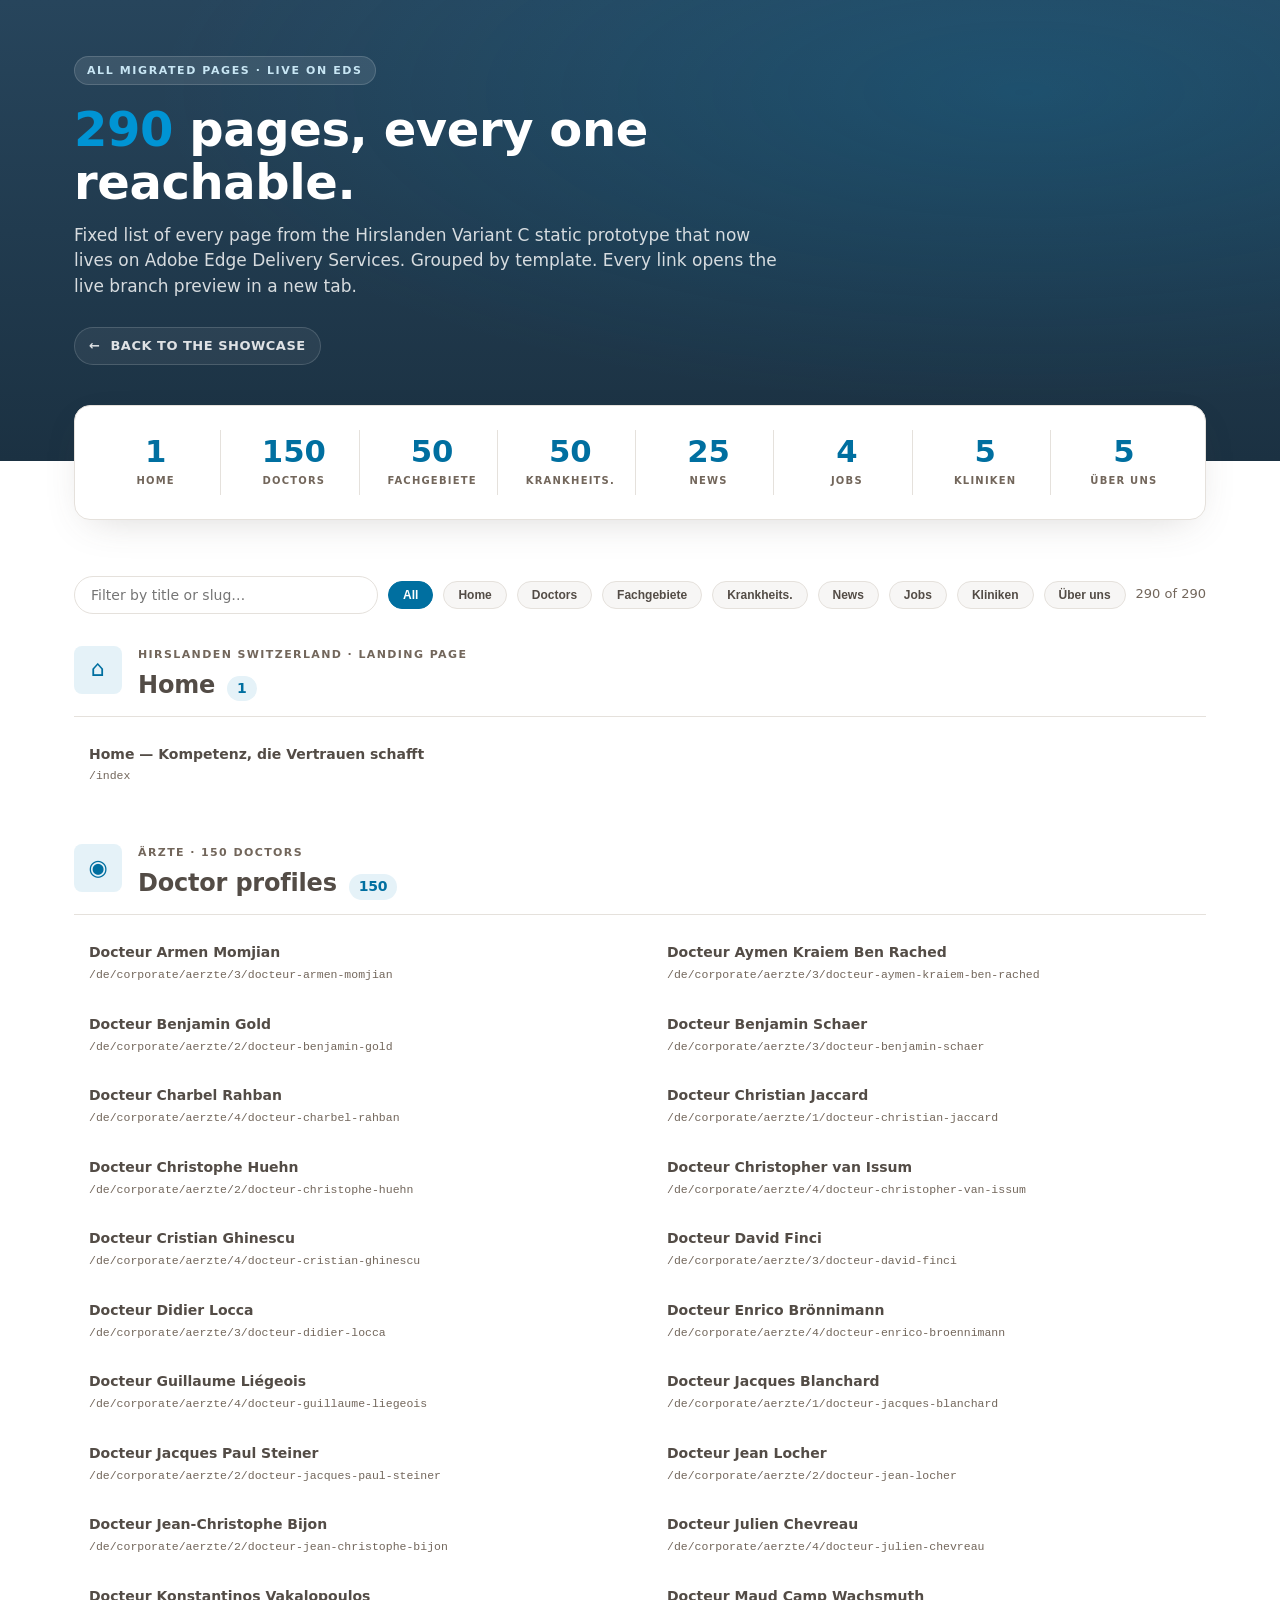
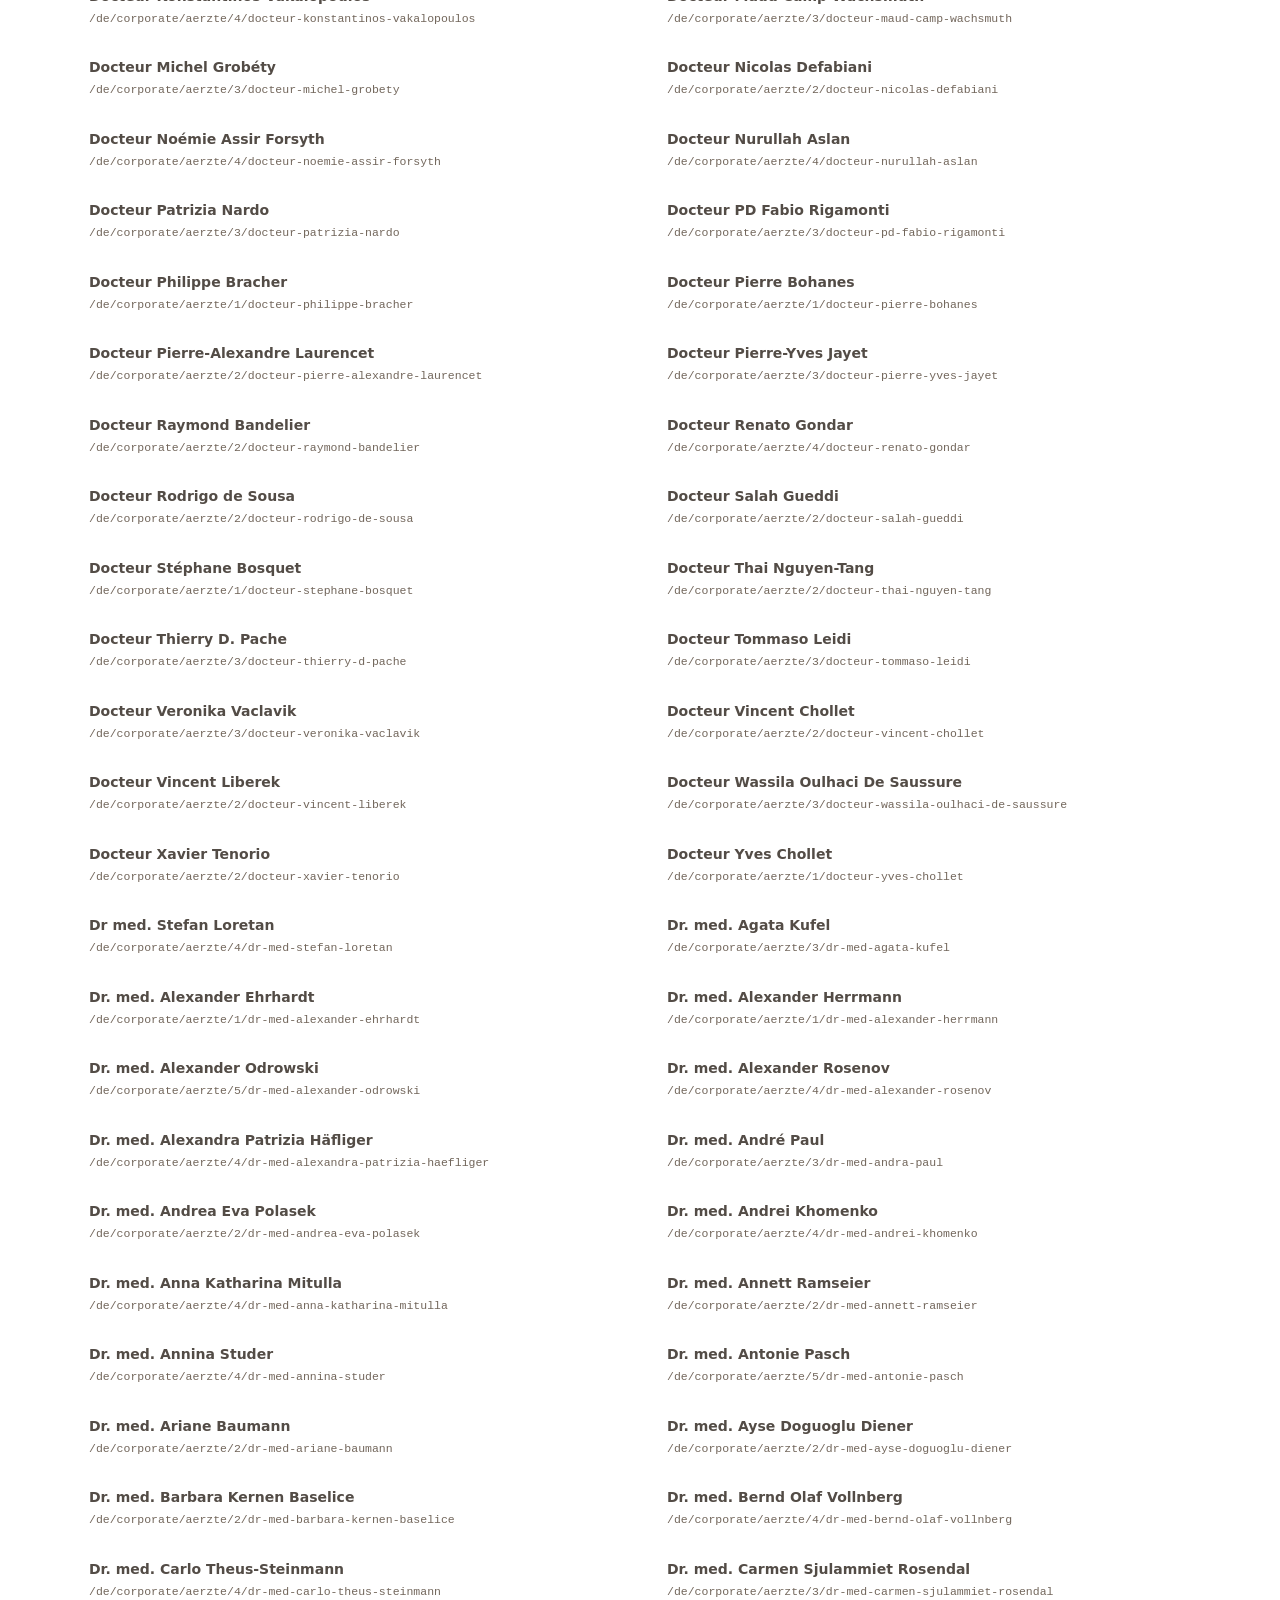
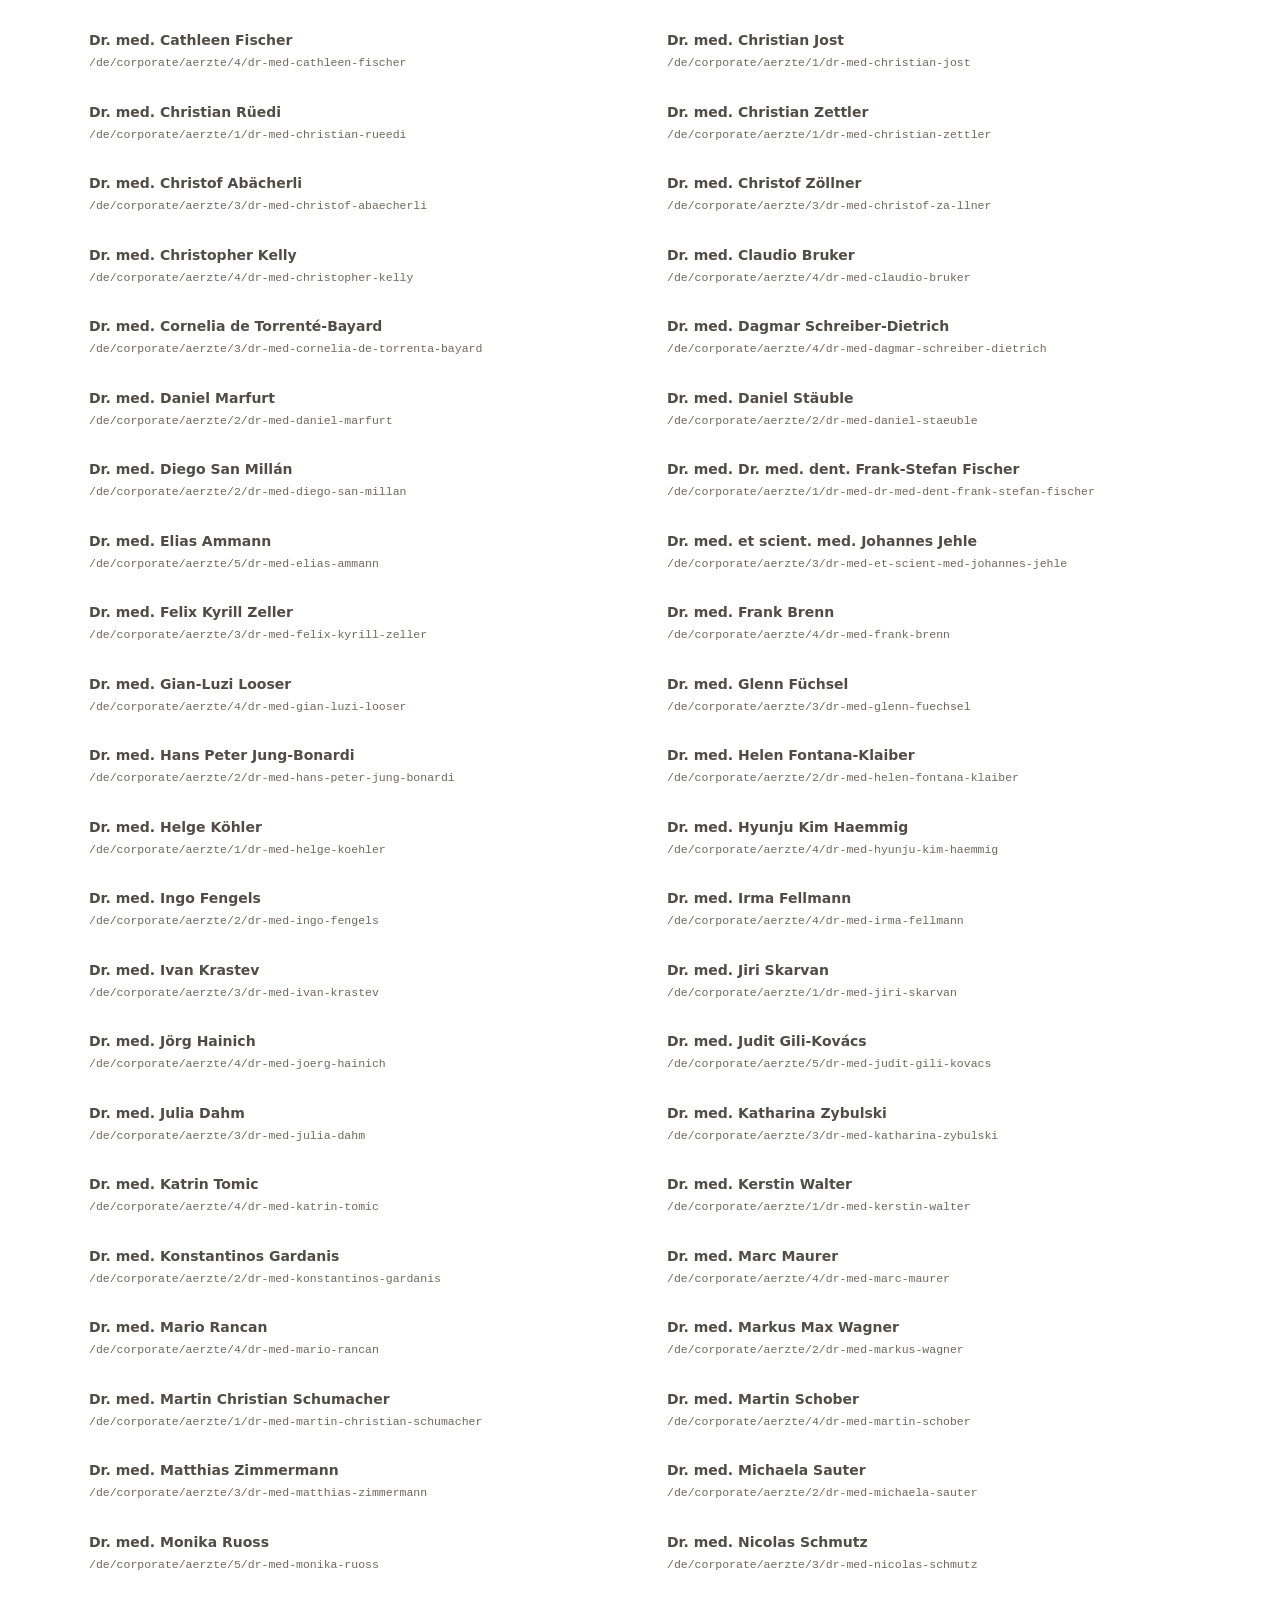
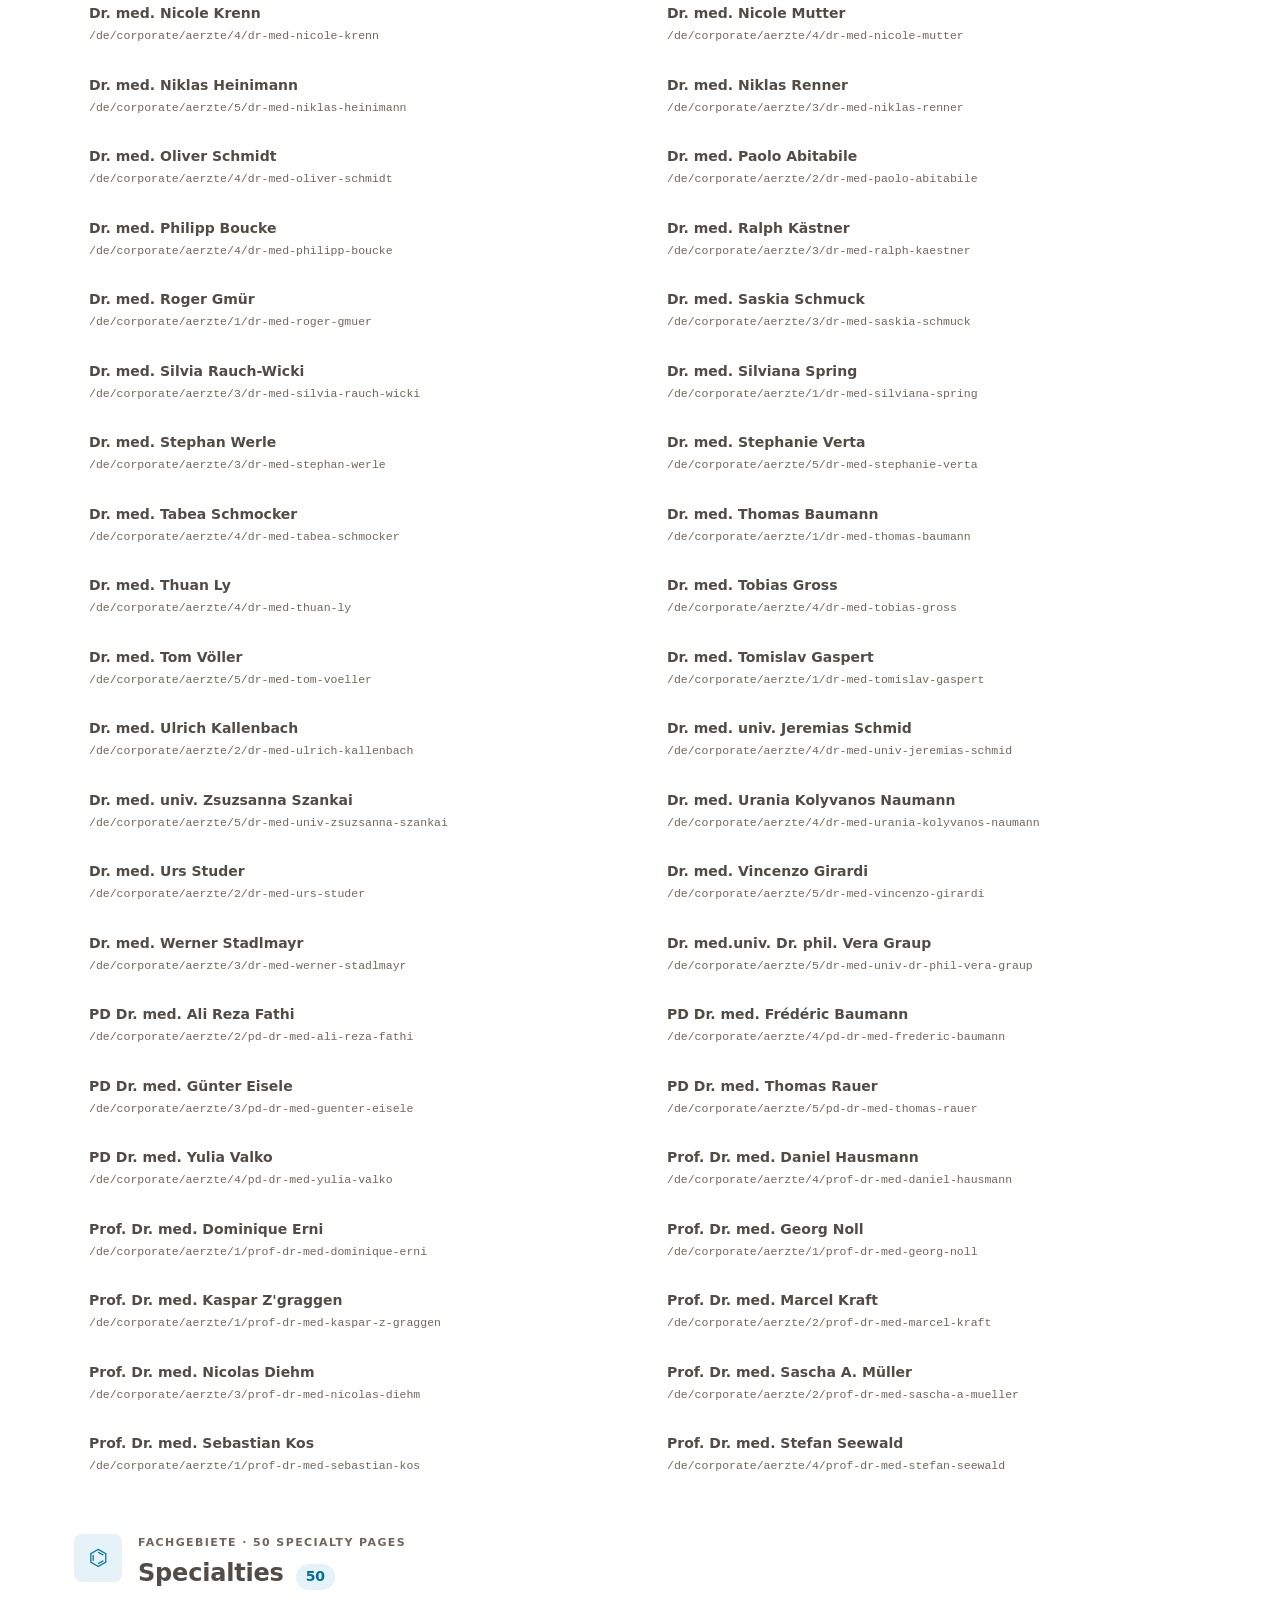
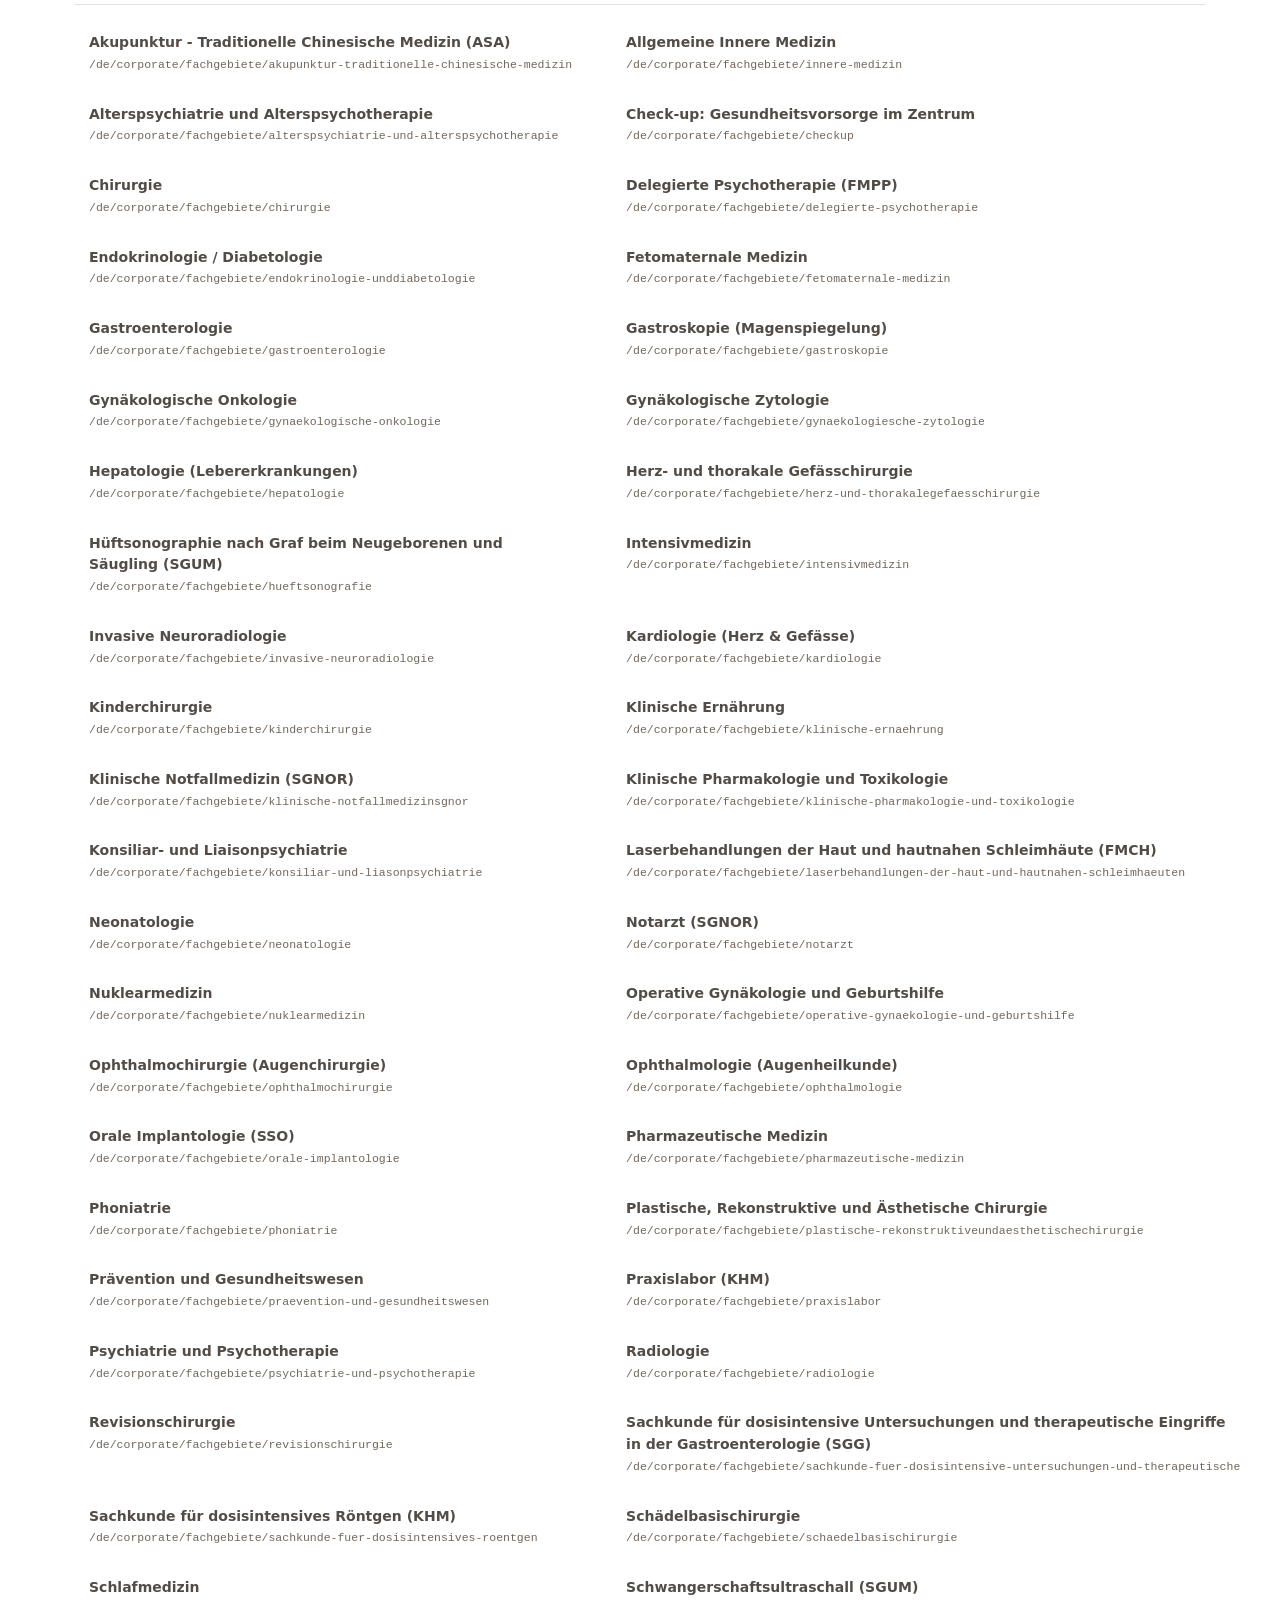
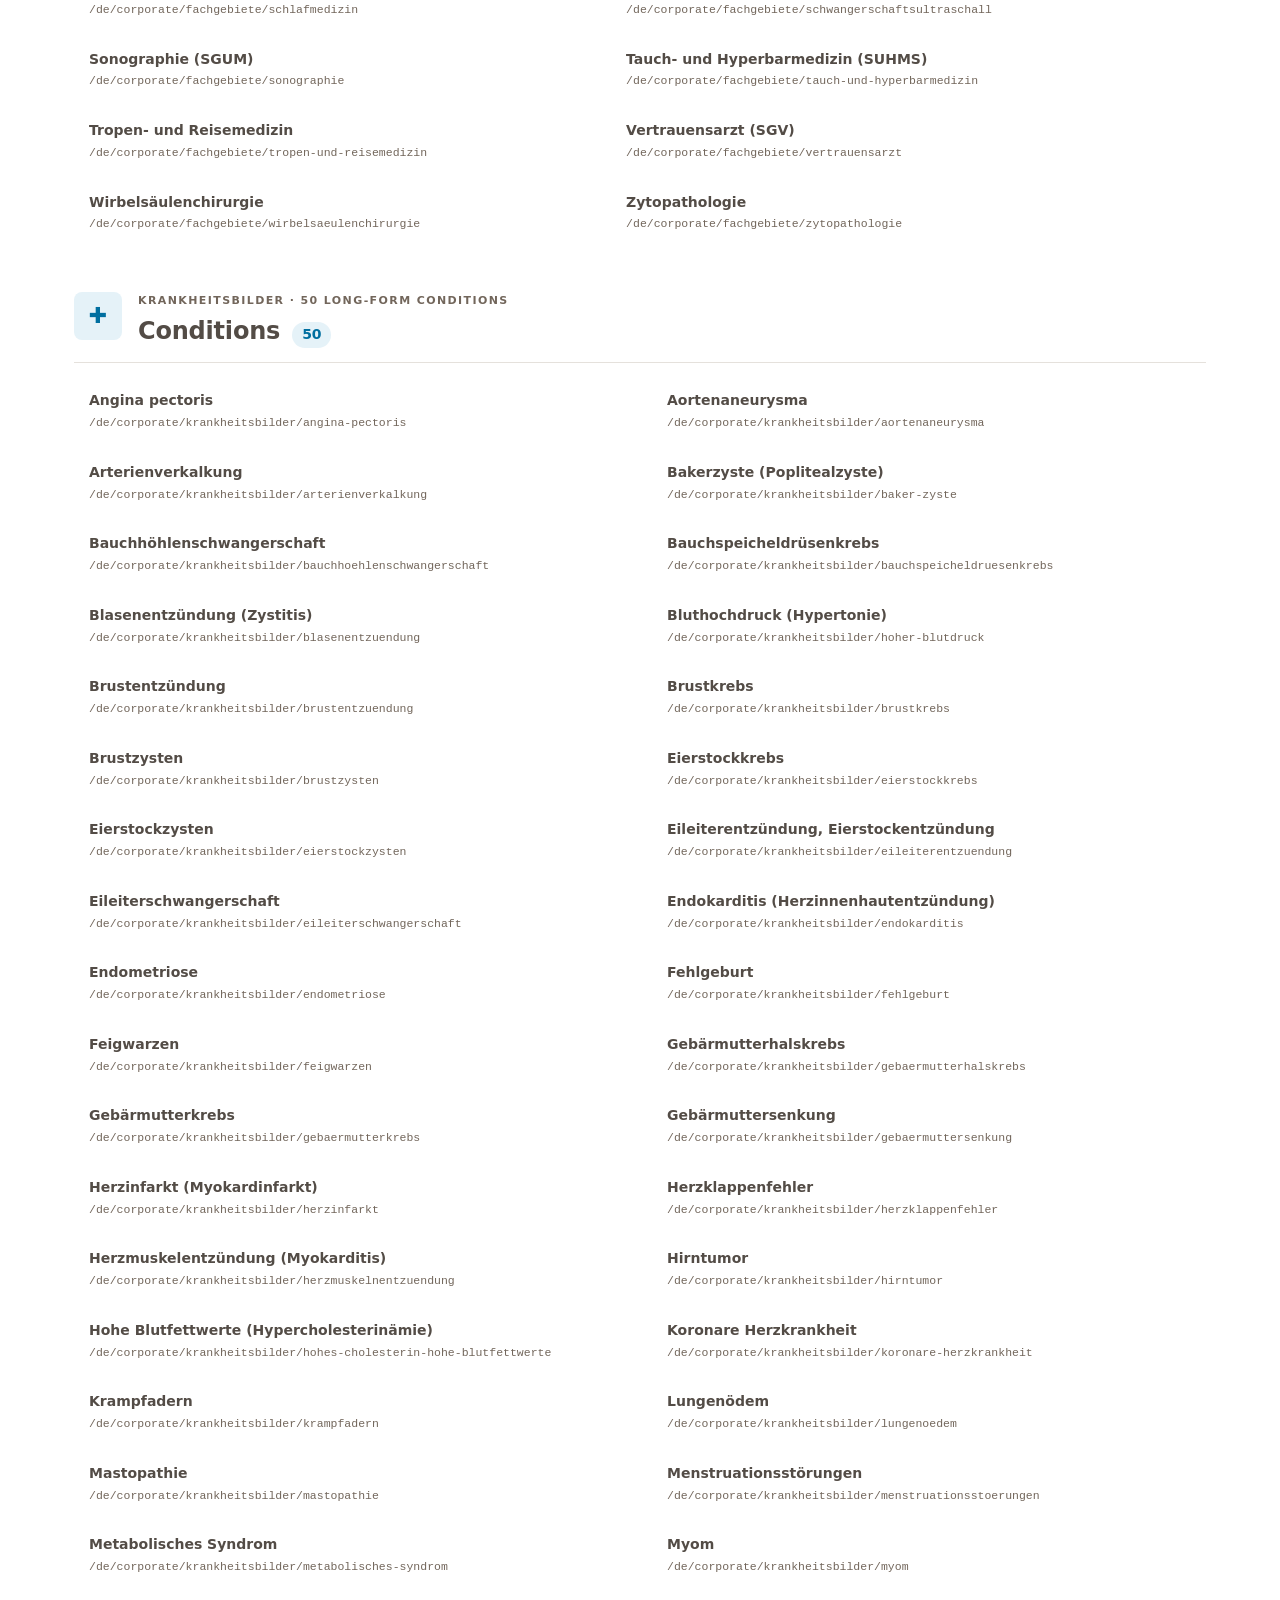
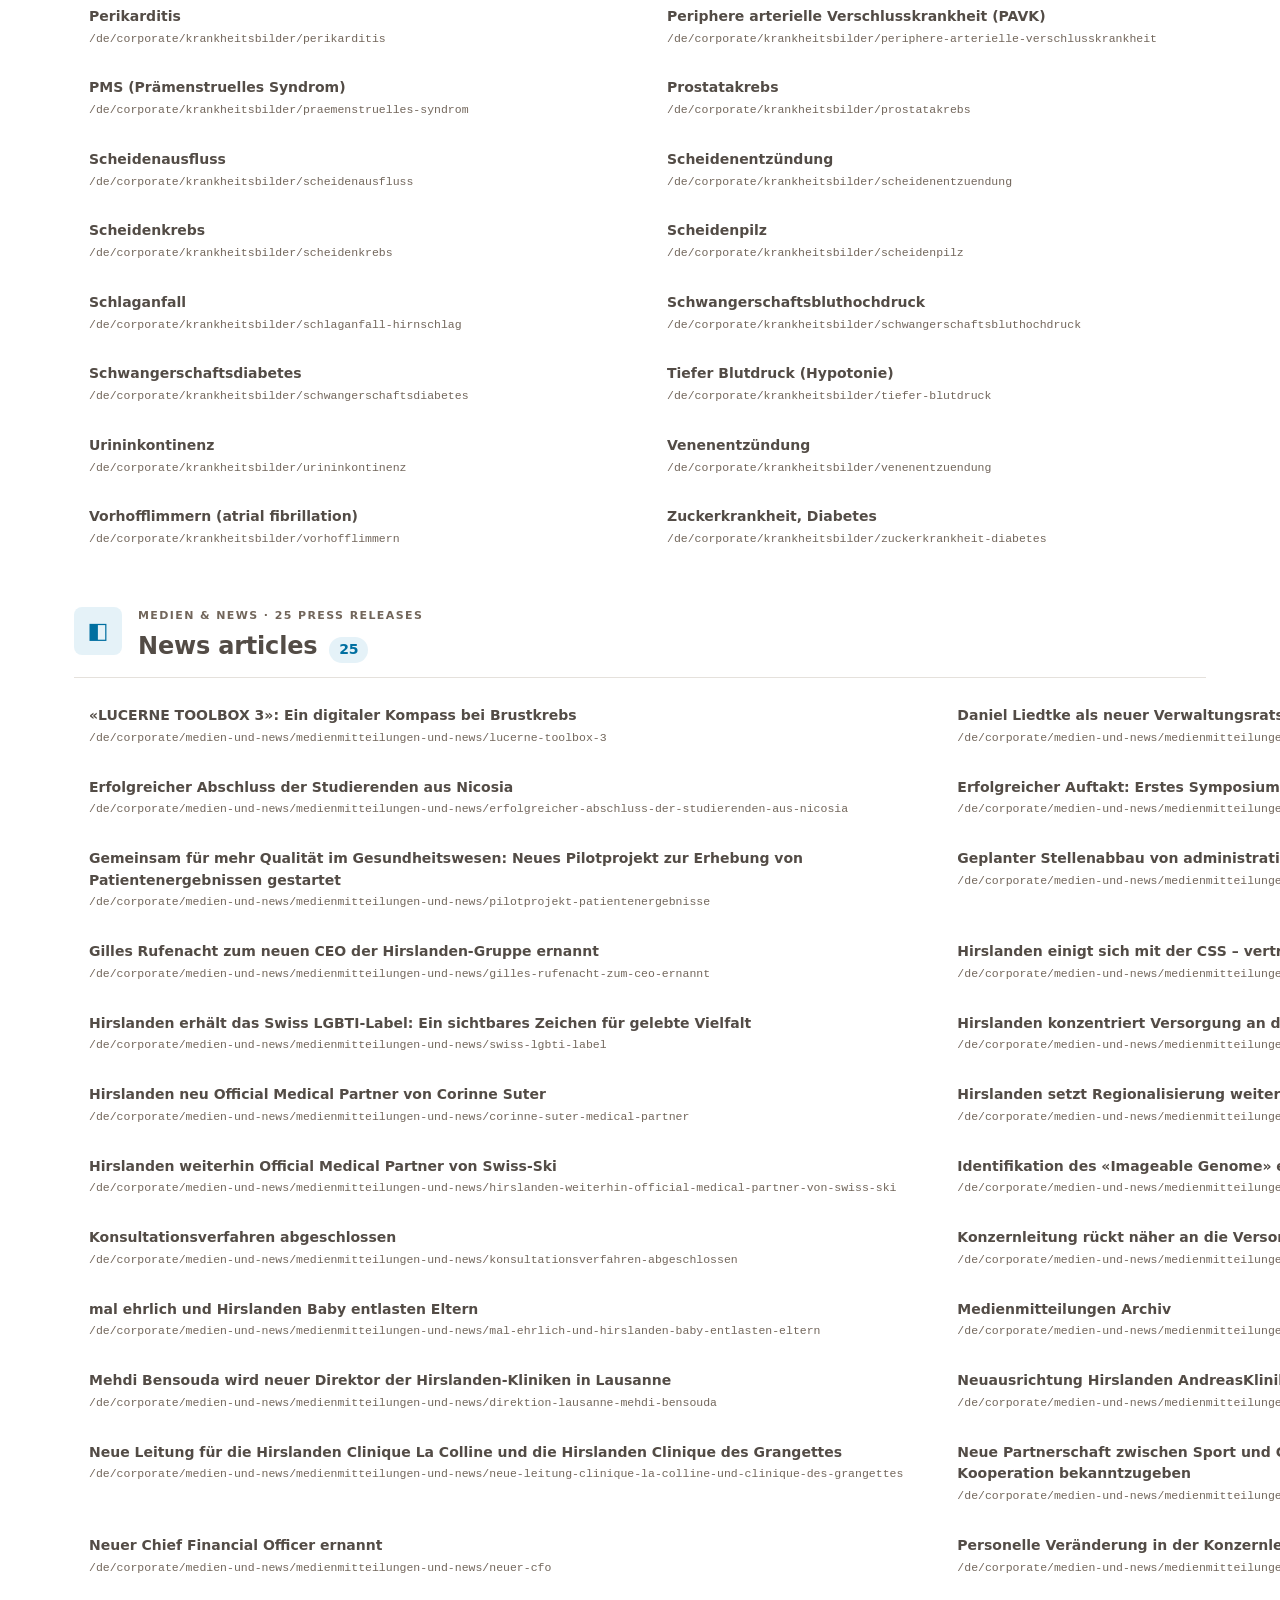
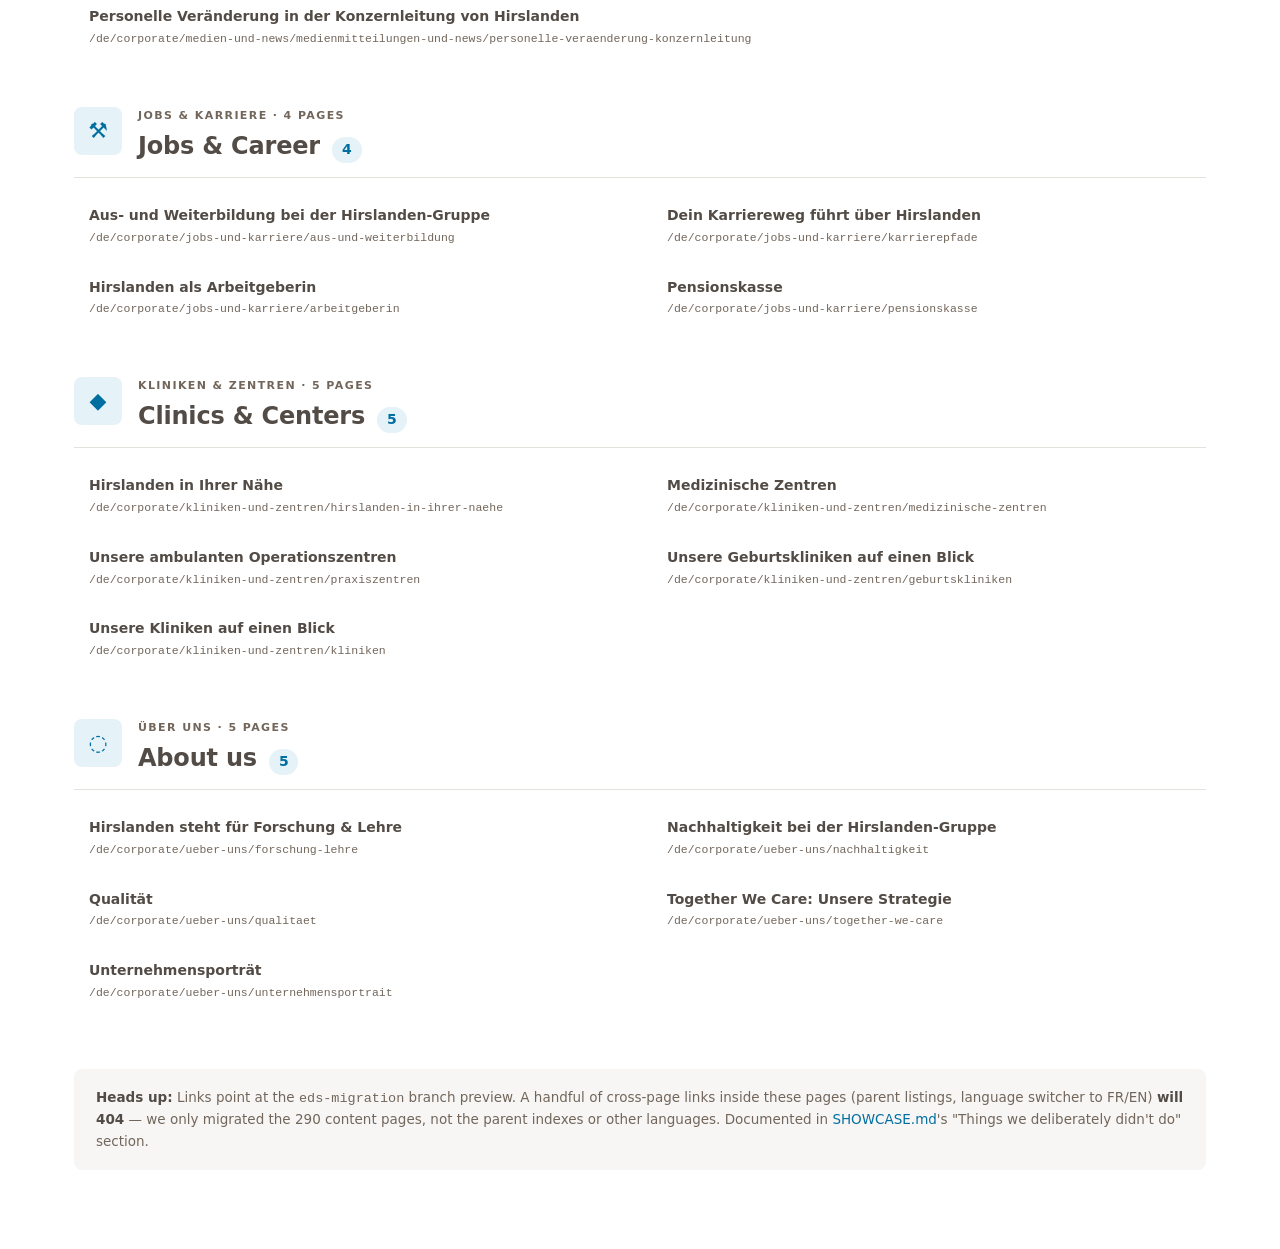
<file: docs/showcase/pages.html>
<!doctype html>
<html lang="en">
<head>
<meta charset="utf-8">
<meta name="viewport" content="width=device-width, initial-scale=1">
<title>All 290 migrated pages · Hirslanden EDS migration</title>
<meta name="description" content="Fixed list of all 290 pages migrated to Adobe Edge Delivery Services — grouped by template, every link opens the live branch preview.">
<style>
  :root {
    --bg: #FFFFFF; --surface: #F7F6F5; --surface-2: #EFEDEA;
    --ink: #534C46; --ink-soft: #72665B;
    --primary: #0094D4; --primary-soft: #E5F2F8; --primary-deep: #006FA0;
    --secondary: #27455C; --accent: #F43A11; --border: #E5E1DC;
    --radius: 8px; --radius-lg: 16px; --radius-pill: 999px;
    --shadow-sm: 0 2px 8px -3px rgba(83,76,70,0.10);
  }
  * { box-sizing: border-box; }
  html, body { margin: 0; padding: 0; }
  body {
    font-family: -apple-system, BlinkMacSystemFont, "SF Pro Text", "Segoe UI", system-ui, sans-serif;
    color: var(--ink); background: var(--bg); font-size: 15px; line-height: 1.55;
    -webkit-font-smoothing: antialiased;
  }
  a { color: var(--primary-deep); text-decoration: none; }
  a:hover { text-decoration: underline; }
  .wrap { max-width: 1180px; margin: 0 auto; padding: 0 24px; }

  /* ============ HERO ============ */
  header.hero {
    background:
      radial-gradient(ellipse at 80% 20%, rgba(0,148,212,0.18) 0%, rgba(0,148,212,0) 60%),
      linear-gradient(180deg, var(--secondary) 0%, #1B3142 100%);
    color: #fff;
    padding: 56px 0 96px;
  }
  .hero-eyebrow {
    display: inline-block;
    background: rgba(255,255,255,0.10);
    color: #C8E6F4;
    padding: 5px 12px;
    border-radius: var(--radius-pill);
    font-size: 11px;
    letter-spacing: 1.6px;
    text-transform: uppercase;
    font-weight: 600;
    margin-bottom: 18px;
    border: 1px solid rgba(255,255,255,0.15);
  }
  h1.hero-h1 {
    margin: 0 0 14px;
    font-size: clamp(30px, 4vw, 48px);
    line-height: 1.1;
    letter-spacing: -0.4px;
    font-weight: 700;
    max-width: 800px;
  }
  .hero-h1 .accent { color: var(--primary); }
  .hero-lede {
    margin: 0 0 28px;
    font-size: 17px;
    line-height: 1.5;
    color: rgba(255,255,255,0.82);
    max-width: 720px;
  }
  .hero-back {
    display: inline-flex;
    align-items: center;
    gap: 8px;
    color: rgba(255,255,255,0.85);
    font-weight: 600;
    font-size: 13px;
    letter-spacing: 0.5px;
    text-transform: uppercase;
    padding: 8px 14px;
    border-radius: var(--radius-pill);
    background: rgba(255,255,255,0.06);
    border: 1px solid rgba(255,255,255,0.15);
  }
  .hero-back:hover { background: rgba(255,255,255,0.12); text-decoration: none; }

  /* ============ STAT STRIP ============ */
  .stats {
    margin-top: -56px;
    margin-bottom: 56px;
  }
  .stats-grid {
    background: #fff;
    border-radius: var(--radius-lg);
    box-shadow: 0 12px 40px -16px rgba(83,76,70,0.25);
    padding: 24px 16px;
    display: grid;
    grid-template-columns: repeat(8, 1fr);
    gap: 8px;
    border: 1px solid var(--border);
  }
  @media (max-width: 980px) {
    .stats-grid { grid-template-columns: repeat(4, 1fr); }
  }
  @media (max-width: 560px) {
    .stats-grid { grid-template-columns: repeat(2, 1fr); }
  }
  .stat-cell {
    text-align: center; padding: 6px 8px;
    border-right: 1px solid var(--border);
  }
  .stat-cell:last-child { border-right: 0; }
  @media (max-width: 980px) {
    .stat-cell:nth-child(4) { border-right: 0; }
  }
  @media (max-width: 560px) {
    .stat-cell:nth-child(2n) { border-right: 0; }
  }
  .stat-n {
    font-size: clamp(22px, 2.4vw, 32px);
    font-weight: 700;
    color: var(--primary-deep);
    line-height: 1;
    font-variant-numeric: tabular-nums;
  }
  .stat-l {
    margin-top: 6px;
    font-size: 10px;
    letter-spacing: 1.2px;
    text-transform: uppercase;
    font-weight: 600;
    color: var(--ink-soft);
  }

  /* ============ FILTER ============ */
  .filter {
    margin-bottom: 32px;
    display: flex;
    gap: 10px;
    flex-wrap: wrap;
    align-items: center;
  }
  .filter input {
    flex: 1;
    min-width: 240px;
    padding: 10px 16px;
    border: 1.5px solid var(--border);
    border-radius: var(--radius-pill);
    background: #fff;
    color: var(--ink);
    font-family: inherit;
    font-size: 14px;
  }
  .filter input:focus { outline: none; border-color: var(--primary); }
  .filter-tag {
    padding: 6px 14px;
    background: var(--surface);
    border: 1px solid var(--border);
    border-radius: var(--radius-pill);
    font-size: 12px;
    font-weight: 600;
    color: var(--ink);
    cursor: pointer;
    user-select: none;
  }
  .filter-tag.is-active {
    background: var(--primary-deep);
    border-color: var(--primary-deep);
    color: #fff;
  }
  .filter-count {
    margin-left: auto;
    font-size: 13px;
    color: var(--ink-soft);
    font-variant-numeric: tabular-nums;
  }

  /* ============ GROUPS ============ */
  .group { margin-bottom: 48px; }
  .group.is-hidden { display: none; }
  .group-head {
    display: flex;
    align-items: flex-start;
    gap: 16px;
    margin-bottom: 16px;
    padding-bottom: 12px;
    border-bottom: 1px solid var(--border);
  }
  .group-icon {
    flex: none;
    width: 48px; height: 48px;
    border-radius: var(--radius);
    background: var(--primary-soft);
    color: var(--primary-deep);
    display: inline-flex; align-items: center; justify-content: center;
    font-size: 22px;
  }
  .group-eyebrow {
    margin: 0;
    font-size: 11px;
    letter-spacing: 1.4px;
    text-transform: uppercase;
    color: var(--ink-soft);
    font-weight: 700;
  }
  .group-h {
    margin: 4px 0 0;
    font-size: 24px;
    font-weight: 700;
    color: var(--ink);
    letter-spacing: -0.2px;
    display: flex;
    align-items: baseline;
    gap: 12px;
  }
  .group-count {
    font-size: 14px;
    color: var(--primary-deep);
    background: var(--primary-soft);
    padding: 2px 10px;
    border-radius: var(--radius-pill);
    font-weight: 700;
  }

  .page-list {
    list-style: none;
    padding: 0;
    margin: 0;
    display: grid;
    grid-template-columns: repeat(2, 1fr);
    gap: 8px 24px;
  }
  @media (max-width: 720px) {
    .page-list { grid-template-columns: 1fr; }
  }
  .page-list li.is-hidden { display: none; }
  .page-list a {
    display: flex;
    flex-direction: column;
    padding: 10px 14px;
    border-radius: var(--radius);
    border: 1px solid transparent;
    color: var(--ink);
    transition: border-color 0.12s, background-color 0.12s;
  }
  .page-list a:hover {
    border-color: var(--primary);
    background: var(--primary-soft);
    text-decoration: none;
  }
  .page-title { font-size: 14px; font-weight: 600; color: var(--ink); }
  .page-list a:hover .page-title { color: var(--primary-deep); }
  .page-slug {
    margin-top: 2px;
    font-size: 11.5px;
    color: var(--ink-soft);
    font-family: "SF Mono", Menlo, Consolas, monospace;
    white-space: nowrap;
    overflow: hidden;
    text-overflow: ellipsis;
  }

  /* ============ FOOTER NOTE ============ */
  .note {
    margin: 56px 0 80px;
    padding: 18px 22px;
    background: var(--surface);
    border-radius: var(--radius);
    font-size: 13.5px;
    color: var(--ink-soft);
    line-height: 1.6;
  }
  .note strong { color: var(--ink); }
</style>
</head>
<body>

<header class="hero">
  <div class="wrap">
    <span class="hero-eyebrow">All migrated pages · live on EDS</span>
    <h1 class="hero-h1"><span class="accent">290</span> pages, every one reachable.</h1>
    <p class="hero-lede">Fixed list of every page from the Hirslanden Variant C static prototype that now lives on Adobe Edge Delivery Services. Grouped by template. Every link opens the live branch preview in a new tab.</p>
    <a class="hero-back" href="index.html">←&nbsp;&nbsp;Back to the showcase</a>
  </div>
</header>

<section class="stats">
  <div class="wrap">
    <div class="stats-grid">
      <div class="stat-cell"><div class="stat-n">1</div><div class="stat-l">Home</div></div>
      <div class="stat-cell"><div class="stat-n">150</div><div class="stat-l">Doctors</div></div>
      <div class="stat-cell"><div class="stat-n">50</div><div class="stat-l">Fachgebiete</div></div>
      <div class="stat-cell"><div class="stat-n">50</div><div class="stat-l">Krankheits.</div></div>
      <div class="stat-cell"><div class="stat-n">25</div><div class="stat-l">News</div></div>
      <div class="stat-cell"><div class="stat-n">4</div><div class="stat-l">Jobs</div></div>
      <div class="stat-cell"><div class="stat-n">5</div><div class="stat-l">Kliniken</div></div>
      <div class="stat-cell"><div class="stat-n">5</div><div class="stat-l">Über uns</div></div>
    </div>
  </div>
</section>

<main class="wrap">
  <div class="filter">
    <input type="text" id="q" placeholder="Filter by title or slug…" autocomplete="off">
    <button class="filter-tag is-active" data-tpl="all">All</button>
    <button class="filter-tag" data-tpl="home">Home</button>
    <button class="filter-tag" data-tpl="doctor">Doctors</button>
    <button class="filter-tag" data-tpl="fachgebiet">Fachgebiete</button>
    <button class="filter-tag" data-tpl="krankheitsbild">Krankheits.</button>
    <button class="filter-tag" data-tpl="news">News</button>
    <button class="filter-tag" data-tpl="jobs">Jobs</button>
    <button class="filter-tag" data-tpl="kliniken">Kliniken</button>
    <button class="filter-tag" data-tpl="ueber-uns">Über uns</button>
    <span class="filter-count" id="count">290 of 290</span>
  </div>

  <section class="group" data-template="home">
    <div class="group-head">
      <span class="group-icon">⌂</span>
      <div>
        <p class="group-eyebrow">Hirslanden Switzerland · landing page</p>
        <h2 class="group-h">Home <span class="group-count">1</span></h2>
      </div>
    </div>
    <ul class="page-list">
      <li><a href="https://eds-migration--hirslanden-eds-prototype--catalan-adobe.aem.page/" target="_blank"><span class="page-title">Home — Kompetenz, die Vertrauen schafft</span><span class="page-slug">/index</span></a></li>
    </ul>
  </section>

  <section class="group" data-template="doctor">
    <div class="group-head">
      <span class="group-icon">◉</span>
      <div>
        <p class="group-eyebrow">Ärzte · 150 doctors</p>
        <h2 class="group-h">Doctor profiles <span class="group-count">150</span></h2>
      </div>
    </div>
    <ul class="page-list">
      <li><a href="https://eds-migration--hirslanden-eds-prototype--catalan-adobe.aem.page/de/corporate/aerzte/3/docteur-armen-momjian" target="_blank"><span class="page-title">Docteur Armen Momjian</span><span class="page-slug">/de/corporate/aerzte/3/docteur-armen-momjian</span></a></li>
      <li><a href="https://eds-migration--hirslanden-eds-prototype--catalan-adobe.aem.page/de/corporate/aerzte/3/docteur-aymen-kraiem-ben-rached" target="_blank"><span class="page-title">Docteur Aymen Kraiem Ben Rached</span><span class="page-slug">/de/corporate/aerzte/3/docteur-aymen-kraiem-ben-rached</span></a></li>
      <li><a href="https://eds-migration--hirslanden-eds-prototype--catalan-adobe.aem.page/de/corporate/aerzte/2/docteur-benjamin-gold" target="_blank"><span class="page-title">Docteur Benjamin Gold</span><span class="page-slug">/de/corporate/aerzte/2/docteur-benjamin-gold</span></a></li>
      <li><a href="https://eds-migration--hirslanden-eds-prototype--catalan-adobe.aem.page/de/corporate/aerzte/3/docteur-benjamin-schaer" target="_blank"><span class="page-title">Docteur Benjamin Schaer</span><span class="page-slug">/de/corporate/aerzte/3/docteur-benjamin-schaer</span></a></li>
      <li><a href="https://eds-migration--hirslanden-eds-prototype--catalan-adobe.aem.page/de/corporate/aerzte/4/docteur-charbel-rahban" target="_blank"><span class="page-title">Docteur Charbel Rahban</span><span class="page-slug">/de/corporate/aerzte/4/docteur-charbel-rahban</span></a></li>
      <li><a href="https://eds-migration--hirslanden-eds-prototype--catalan-adobe.aem.page/de/corporate/aerzte/1/docteur-christian-jaccard" target="_blank"><span class="page-title">Docteur Christian Jaccard</span><span class="page-slug">/de/corporate/aerzte/1/docteur-christian-jaccard</span></a></li>
      <li><a href="https://eds-migration--hirslanden-eds-prototype--catalan-adobe.aem.page/de/corporate/aerzte/2/docteur-christophe-huehn" target="_blank"><span class="page-title">Docteur Christophe Huehn</span><span class="page-slug">/de/corporate/aerzte/2/docteur-christophe-huehn</span></a></li>
      <li><a href="https://eds-migration--hirslanden-eds-prototype--catalan-adobe.aem.page/de/corporate/aerzte/4/docteur-christopher-van-issum" target="_blank"><span class="page-title">Docteur Christopher van Issum</span><span class="page-slug">/de/corporate/aerzte/4/docteur-christopher-van-issum</span></a></li>
      <li><a href="https://eds-migration--hirslanden-eds-prototype--catalan-adobe.aem.page/de/corporate/aerzte/4/docteur-cristian-ghinescu" target="_blank"><span class="page-title">Docteur Cristian Ghinescu</span><span class="page-slug">/de/corporate/aerzte/4/docteur-cristian-ghinescu</span></a></li>
      <li><a href="https://eds-migration--hirslanden-eds-prototype--catalan-adobe.aem.page/de/corporate/aerzte/3/docteur-david-finci" target="_blank"><span class="page-title">Docteur David Finci</span><span class="page-slug">/de/corporate/aerzte/3/docteur-david-finci</span></a></li>
      <li><a href="https://eds-migration--hirslanden-eds-prototype--catalan-adobe.aem.page/de/corporate/aerzte/3/docteur-didier-locca" target="_blank"><span class="page-title">Docteur Didier Locca</span><span class="page-slug">/de/corporate/aerzte/3/docteur-didier-locca</span></a></li>
      <li><a href="https://eds-migration--hirslanden-eds-prototype--catalan-adobe.aem.page/de/corporate/aerzte/4/docteur-enrico-broennimann" target="_blank"><span class="page-title">Docteur Enrico Brönnimann</span><span class="page-slug">/de/corporate/aerzte/4/docteur-enrico-broennimann</span></a></li>
      <li><a href="https://eds-migration--hirslanden-eds-prototype--catalan-adobe.aem.page/de/corporate/aerzte/4/docteur-guillaume-liegeois" target="_blank"><span class="page-title">Docteur Guillaume Liégeois</span><span class="page-slug">/de/corporate/aerzte/4/docteur-guillaume-liegeois</span></a></li>
      <li><a href="https://eds-migration--hirslanden-eds-prototype--catalan-adobe.aem.page/de/corporate/aerzte/1/docteur-jacques-blanchard" target="_blank"><span class="page-title">Docteur Jacques Blanchard</span><span class="page-slug">/de/corporate/aerzte/1/docteur-jacques-blanchard</span></a></li>
      <li><a href="https://eds-migration--hirslanden-eds-prototype--catalan-adobe.aem.page/de/corporate/aerzte/2/docteur-jacques-paul-steiner" target="_blank"><span class="page-title">Docteur Jacques Paul Steiner</span><span class="page-slug">/de/corporate/aerzte/2/docteur-jacques-paul-steiner</span></a></li>
      <li><a href="https://eds-migration--hirslanden-eds-prototype--catalan-adobe.aem.page/de/corporate/aerzte/2/docteur-jean-locher" target="_blank"><span class="page-title">Docteur Jean Locher</span><span class="page-slug">/de/corporate/aerzte/2/docteur-jean-locher</span></a></li>
      <li><a href="https://eds-migration--hirslanden-eds-prototype--catalan-adobe.aem.page/de/corporate/aerzte/2/docteur-jean-christophe-bijon" target="_blank"><span class="page-title">Docteur Jean-Christophe Bijon</span><span class="page-slug">/de/corporate/aerzte/2/docteur-jean-christophe-bijon</span></a></li>
      <li><a href="https://eds-migration--hirslanden-eds-prototype--catalan-adobe.aem.page/de/corporate/aerzte/4/docteur-julien-chevreau" target="_blank"><span class="page-title">Docteur Julien Chevreau</span><span class="page-slug">/de/corporate/aerzte/4/docteur-julien-chevreau</span></a></li>
      <li><a href="https://eds-migration--hirslanden-eds-prototype--catalan-adobe.aem.page/de/corporate/aerzte/4/docteur-konstantinos-vakalopoulos" target="_blank"><span class="page-title">Docteur Konstantinos Vakalopoulos</span><span class="page-slug">/de/corporate/aerzte/4/docteur-konstantinos-vakalopoulos</span></a></li>
      <li><a href="https://eds-migration--hirslanden-eds-prototype--catalan-adobe.aem.page/de/corporate/aerzte/3/docteur-maud-camp-wachsmuth" target="_blank"><span class="page-title">Docteur Maud Camp Wachsmuth</span><span class="page-slug">/de/corporate/aerzte/3/docteur-maud-camp-wachsmuth</span></a></li>
      <li><a href="https://eds-migration--hirslanden-eds-prototype--catalan-adobe.aem.page/de/corporate/aerzte/3/docteur-michel-grobety" target="_blank"><span class="page-title">Docteur Michel Grobéty</span><span class="page-slug">/de/corporate/aerzte/3/docteur-michel-grobety</span></a></li>
      <li><a href="https://eds-migration--hirslanden-eds-prototype--catalan-adobe.aem.page/de/corporate/aerzte/2/docteur-nicolas-defabiani" target="_blank"><span class="page-title">Docteur Nicolas Defabiani</span><span class="page-slug">/de/corporate/aerzte/2/docteur-nicolas-defabiani</span></a></li>
      <li><a href="https://eds-migration--hirslanden-eds-prototype--catalan-adobe.aem.page/de/corporate/aerzte/4/docteur-noemie-assir-forsyth" target="_blank"><span class="page-title">Docteur Noémie Assir Forsyth</span><span class="page-slug">/de/corporate/aerzte/4/docteur-noemie-assir-forsyth</span></a></li>
      <li><a href="https://eds-migration--hirslanden-eds-prototype--catalan-adobe.aem.page/de/corporate/aerzte/4/docteur-nurullah-aslan" target="_blank"><span class="page-title">Docteur Nurullah Aslan</span><span class="page-slug">/de/corporate/aerzte/4/docteur-nurullah-aslan</span></a></li>
      <li><a href="https://eds-migration--hirslanden-eds-prototype--catalan-adobe.aem.page/de/corporate/aerzte/3/docteur-patrizia-nardo" target="_blank"><span class="page-title">Docteur Patrizia Nardo</span><span class="page-slug">/de/corporate/aerzte/3/docteur-patrizia-nardo</span></a></li>
      <li><a href="https://eds-migration--hirslanden-eds-prototype--catalan-adobe.aem.page/de/corporate/aerzte/3/docteur-pd-fabio-rigamonti" target="_blank"><span class="page-title">Docteur PD Fabio Rigamonti</span><span class="page-slug">/de/corporate/aerzte/3/docteur-pd-fabio-rigamonti</span></a></li>
      <li><a href="https://eds-migration--hirslanden-eds-prototype--catalan-adobe.aem.page/de/corporate/aerzte/1/docteur-philippe-bracher" target="_blank"><span class="page-title">Docteur Philippe Bracher</span><span class="page-slug">/de/corporate/aerzte/1/docteur-philippe-bracher</span></a></li>
      <li><a href="https://eds-migration--hirslanden-eds-prototype--catalan-adobe.aem.page/de/corporate/aerzte/1/docteur-pierre-bohanes" target="_blank"><span class="page-title">Docteur Pierre Bohanes</span><span class="page-slug">/de/corporate/aerzte/1/docteur-pierre-bohanes</span></a></li>
      <li><a href="https://eds-migration--hirslanden-eds-prototype--catalan-adobe.aem.page/de/corporate/aerzte/2/docteur-pierre-alexandre-laurencet" target="_blank"><span class="page-title">Docteur Pierre-Alexandre Laurencet</span><span class="page-slug">/de/corporate/aerzte/2/docteur-pierre-alexandre-laurencet</span></a></li>
      <li><a href="https://eds-migration--hirslanden-eds-prototype--catalan-adobe.aem.page/de/corporate/aerzte/3/docteur-pierre-yves-jayet" target="_blank"><span class="page-title">Docteur Pierre-Yves Jayet</span><span class="page-slug">/de/corporate/aerzte/3/docteur-pierre-yves-jayet</span></a></li>
      <li><a href="https://eds-migration--hirslanden-eds-prototype--catalan-adobe.aem.page/de/corporate/aerzte/2/docteur-raymond-bandelier" target="_blank"><span class="page-title">Docteur Raymond Bandelier</span><span class="page-slug">/de/corporate/aerzte/2/docteur-raymond-bandelier</span></a></li>
      <li><a href="https://eds-migration--hirslanden-eds-prototype--catalan-adobe.aem.page/de/corporate/aerzte/4/docteur-renato-gondar" target="_blank"><span class="page-title">Docteur Renato Gondar</span><span class="page-slug">/de/corporate/aerzte/4/docteur-renato-gondar</span></a></li>
      <li><a href="https://eds-migration--hirslanden-eds-prototype--catalan-adobe.aem.page/de/corporate/aerzte/2/docteur-rodrigo-de-sousa" target="_blank"><span class="page-title">Docteur Rodrigo de Sousa</span><span class="page-slug">/de/corporate/aerzte/2/docteur-rodrigo-de-sousa</span></a></li>
      <li><a href="https://eds-migration--hirslanden-eds-prototype--catalan-adobe.aem.page/de/corporate/aerzte/2/docteur-salah-gueddi" target="_blank"><span class="page-title">Docteur Salah Gueddi</span><span class="page-slug">/de/corporate/aerzte/2/docteur-salah-gueddi</span></a></li>
      <li><a href="https://eds-migration--hirslanden-eds-prototype--catalan-adobe.aem.page/de/corporate/aerzte/1/docteur-stephane-bosquet" target="_blank"><span class="page-title">Docteur Stéphane Bosquet</span><span class="page-slug">/de/corporate/aerzte/1/docteur-stephane-bosquet</span></a></li>
      <li><a href="https://eds-migration--hirslanden-eds-prototype--catalan-adobe.aem.page/de/corporate/aerzte/2/docteur-thai-nguyen-tang" target="_blank"><span class="page-title">Docteur Thai Nguyen-Tang</span><span class="page-slug">/de/corporate/aerzte/2/docteur-thai-nguyen-tang</span></a></li>
      <li><a href="https://eds-migration--hirslanden-eds-prototype--catalan-adobe.aem.page/de/corporate/aerzte/3/docteur-thierry-d-pache" target="_blank"><span class="page-title">Docteur Thierry D. Pache</span><span class="page-slug">/de/corporate/aerzte/3/docteur-thierry-d-pache</span></a></li>
      <li><a href="https://eds-migration--hirslanden-eds-prototype--catalan-adobe.aem.page/de/corporate/aerzte/3/docteur-tommaso-leidi" target="_blank"><span class="page-title">Docteur Tommaso Leidi</span><span class="page-slug">/de/corporate/aerzte/3/docteur-tommaso-leidi</span></a></li>
      <li><a href="https://eds-migration--hirslanden-eds-prototype--catalan-adobe.aem.page/de/corporate/aerzte/3/docteur-veronika-vaclavik" target="_blank"><span class="page-title">Docteur Veronika Vaclavik</span><span class="page-slug">/de/corporate/aerzte/3/docteur-veronika-vaclavik</span></a></li>
      <li><a href="https://eds-migration--hirslanden-eds-prototype--catalan-adobe.aem.page/de/corporate/aerzte/2/docteur-vincent-chollet" target="_blank"><span class="page-title">Docteur Vincent Chollet</span><span class="page-slug">/de/corporate/aerzte/2/docteur-vincent-chollet</span></a></li>
      <li><a href="https://eds-migration--hirslanden-eds-prototype--catalan-adobe.aem.page/de/corporate/aerzte/2/docteur-vincent-liberek" target="_blank"><span class="page-title">Docteur Vincent Liberek</span><span class="page-slug">/de/corporate/aerzte/2/docteur-vincent-liberek</span></a></li>
      <li><a href="https://eds-migration--hirslanden-eds-prototype--catalan-adobe.aem.page/de/corporate/aerzte/3/docteur-wassila-oulhaci-de-saussure" target="_blank"><span class="page-title">Docteur Wassila Oulhaci De Saussure</span><span class="page-slug">/de/corporate/aerzte/3/docteur-wassila-oulhaci-de-saussure</span></a></li>
      <li><a href="https://eds-migration--hirslanden-eds-prototype--catalan-adobe.aem.page/de/corporate/aerzte/2/docteur-xavier-tenorio" target="_blank"><span class="page-title">Docteur Xavier Tenorio</span><span class="page-slug">/de/corporate/aerzte/2/docteur-xavier-tenorio</span></a></li>
      <li><a href="https://eds-migration--hirslanden-eds-prototype--catalan-adobe.aem.page/de/corporate/aerzte/1/docteur-yves-chollet" target="_blank"><span class="page-title">Docteur Yves Chollet</span><span class="page-slug">/de/corporate/aerzte/1/docteur-yves-chollet</span></a></li>
      <li><a href="https://eds-migration--hirslanden-eds-prototype--catalan-adobe.aem.page/de/corporate/aerzte/4/dr-med-stefan-loretan" target="_blank"><span class="page-title">Dr med. Stefan Loretan</span><span class="page-slug">/de/corporate/aerzte/4/dr-med-stefan-loretan</span></a></li>
      <li><a href="https://eds-migration--hirslanden-eds-prototype--catalan-adobe.aem.page/de/corporate/aerzte/3/dr-med-agata-kufel" target="_blank"><span class="page-title">Dr. med. Agata Kufel</span><span class="page-slug">/de/corporate/aerzte/3/dr-med-agata-kufel</span></a></li>
      <li><a href="https://eds-migration--hirslanden-eds-prototype--catalan-adobe.aem.page/de/corporate/aerzte/1/dr-med-alexander-ehrhardt" target="_blank"><span class="page-title">Dr. med. Alexander Ehrhardt</span><span class="page-slug">/de/corporate/aerzte/1/dr-med-alexander-ehrhardt</span></a></li>
      <li><a href="https://eds-migration--hirslanden-eds-prototype--catalan-adobe.aem.page/de/corporate/aerzte/1/dr-med-alexander-herrmann" target="_blank"><span class="page-title">Dr. med. Alexander Herrmann</span><span class="page-slug">/de/corporate/aerzte/1/dr-med-alexander-herrmann</span></a></li>
      <li><a href="https://eds-migration--hirslanden-eds-prototype--catalan-adobe.aem.page/de/corporate/aerzte/5/dr-med-alexander-odrowski" target="_blank"><span class="page-title">Dr. med. Alexander Odrowski</span><span class="page-slug">/de/corporate/aerzte/5/dr-med-alexander-odrowski</span></a></li>
      <li><a href="https://eds-migration--hirslanden-eds-prototype--catalan-adobe.aem.page/de/corporate/aerzte/4/dr-med-alexander-rosenov" target="_blank"><span class="page-title">Dr. med. Alexander Rosenov</span><span class="page-slug">/de/corporate/aerzte/4/dr-med-alexander-rosenov</span></a></li>
      <li><a href="https://eds-migration--hirslanden-eds-prototype--catalan-adobe.aem.page/de/corporate/aerzte/4/dr-med-alexandra-patrizia-haefliger" target="_blank"><span class="page-title">Dr. med. Alexandra Patrizia Häfliger</span><span class="page-slug">/de/corporate/aerzte/4/dr-med-alexandra-patrizia-haefliger</span></a></li>
      <li><a href="https://eds-migration--hirslanden-eds-prototype--catalan-adobe.aem.page/de/corporate/aerzte/3/dr-med-andra-paul" target="_blank"><span class="page-title">Dr. med. André Paul</span><span class="page-slug">/de/corporate/aerzte/3/dr-med-andra-paul</span></a></li>
      <li><a href="https://eds-migration--hirslanden-eds-prototype--catalan-adobe.aem.page/de/corporate/aerzte/2/dr-med-andrea-eva-polasek" target="_blank"><span class="page-title">Dr. med. Andrea Eva Polasek</span><span class="page-slug">/de/corporate/aerzte/2/dr-med-andrea-eva-polasek</span></a></li>
      <li><a href="https://eds-migration--hirslanden-eds-prototype--catalan-adobe.aem.page/de/corporate/aerzte/4/dr-med-andrei-khomenko" target="_blank"><span class="page-title">Dr. med. Andrei Khomenko</span><span class="page-slug">/de/corporate/aerzte/4/dr-med-andrei-khomenko</span></a></li>
      <li><a href="https://eds-migration--hirslanden-eds-prototype--catalan-adobe.aem.page/de/corporate/aerzte/4/dr-med-anna-katharina-mitulla" target="_blank"><span class="page-title">Dr. med. Anna Katharina Mitulla</span><span class="page-slug">/de/corporate/aerzte/4/dr-med-anna-katharina-mitulla</span></a></li>
      <li><a href="https://eds-migration--hirslanden-eds-prototype--catalan-adobe.aem.page/de/corporate/aerzte/2/dr-med-annett-ramseier" target="_blank"><span class="page-title">Dr. med. Annett Ramseier</span><span class="page-slug">/de/corporate/aerzte/2/dr-med-annett-ramseier</span></a></li>
      <li><a href="https://eds-migration--hirslanden-eds-prototype--catalan-adobe.aem.page/de/corporate/aerzte/4/dr-med-annina-studer" target="_blank"><span class="page-title">Dr. med. Annina Studer</span><span class="page-slug">/de/corporate/aerzte/4/dr-med-annina-studer</span></a></li>
      <li><a href="https://eds-migration--hirslanden-eds-prototype--catalan-adobe.aem.page/de/corporate/aerzte/5/dr-med-antonie-pasch" target="_blank"><span class="page-title">Dr. med. Antonie Pasch</span><span class="page-slug">/de/corporate/aerzte/5/dr-med-antonie-pasch</span></a></li>
      <li><a href="https://eds-migration--hirslanden-eds-prototype--catalan-adobe.aem.page/de/corporate/aerzte/2/dr-med-ariane-baumann" target="_blank"><span class="page-title">Dr. med. Ariane Baumann</span><span class="page-slug">/de/corporate/aerzte/2/dr-med-ariane-baumann</span></a></li>
      <li><a href="https://eds-migration--hirslanden-eds-prototype--catalan-adobe.aem.page/de/corporate/aerzte/2/dr-med-ayse-doguoglu-diener" target="_blank"><span class="page-title">Dr. med. Ayse Doguoglu Diener</span><span class="page-slug">/de/corporate/aerzte/2/dr-med-ayse-doguoglu-diener</span></a></li>
      <li><a href="https://eds-migration--hirslanden-eds-prototype--catalan-adobe.aem.page/de/corporate/aerzte/2/dr-med-barbara-kernen-baselice" target="_blank"><span class="page-title">Dr. med. Barbara Kernen Baselice</span><span class="page-slug">/de/corporate/aerzte/2/dr-med-barbara-kernen-baselice</span></a></li>
      <li><a href="https://eds-migration--hirslanden-eds-prototype--catalan-adobe.aem.page/de/corporate/aerzte/4/dr-med-bernd-olaf-vollnberg" target="_blank"><span class="page-title">Dr. med. Bernd Olaf Vollnberg</span><span class="page-slug">/de/corporate/aerzte/4/dr-med-bernd-olaf-vollnberg</span></a></li>
      <li><a href="https://eds-migration--hirslanden-eds-prototype--catalan-adobe.aem.page/de/corporate/aerzte/4/dr-med-carlo-theus-steinmann" target="_blank"><span class="page-title">Dr. med. Carlo Theus-Steinmann</span><span class="page-slug">/de/corporate/aerzte/4/dr-med-carlo-theus-steinmann</span></a></li>
      <li><a href="https://eds-migration--hirslanden-eds-prototype--catalan-adobe.aem.page/de/corporate/aerzte/3/dr-med-carmen-sjulammiet-rosendal" target="_blank"><span class="page-title">Dr. med. Carmen Sjulammiet Rosendal</span><span class="page-slug">/de/corporate/aerzte/3/dr-med-carmen-sjulammiet-rosendal</span></a></li>
      <li><a href="https://eds-migration--hirslanden-eds-prototype--catalan-adobe.aem.page/de/corporate/aerzte/4/dr-med-cathleen-fischer" target="_blank"><span class="page-title">Dr. med. Cathleen Fischer</span><span class="page-slug">/de/corporate/aerzte/4/dr-med-cathleen-fischer</span></a></li>
      <li><a href="https://eds-migration--hirslanden-eds-prototype--catalan-adobe.aem.page/de/corporate/aerzte/1/dr-med-christian-jost" target="_blank"><span class="page-title">Dr. med. Christian Jost</span><span class="page-slug">/de/corporate/aerzte/1/dr-med-christian-jost</span></a></li>
      <li><a href="https://eds-migration--hirslanden-eds-prototype--catalan-adobe.aem.page/de/corporate/aerzte/1/dr-med-christian-rueedi" target="_blank"><span class="page-title">Dr. med. Christian Rüedi</span><span class="page-slug">/de/corporate/aerzte/1/dr-med-christian-rueedi</span></a></li>
      <li><a href="https://eds-migration--hirslanden-eds-prototype--catalan-adobe.aem.page/de/corporate/aerzte/1/dr-med-christian-zettler" target="_blank"><span class="page-title">Dr. med. Christian Zettler</span><span class="page-slug">/de/corporate/aerzte/1/dr-med-christian-zettler</span></a></li>
      <li><a href="https://eds-migration--hirslanden-eds-prototype--catalan-adobe.aem.page/de/corporate/aerzte/3/dr-med-christof-abaecherli" target="_blank"><span class="page-title">Dr. med. Christof Abächerli</span><span class="page-slug">/de/corporate/aerzte/3/dr-med-christof-abaecherli</span></a></li>
      <li><a href="https://eds-migration--hirslanden-eds-prototype--catalan-adobe.aem.page/de/corporate/aerzte/3/dr-med-christof-za-llner" target="_blank"><span class="page-title">Dr. med. Christof Zöllner</span><span class="page-slug">/de/corporate/aerzte/3/dr-med-christof-za-llner</span></a></li>
      <li><a href="https://eds-migration--hirslanden-eds-prototype--catalan-adobe.aem.page/de/corporate/aerzte/4/dr-med-christopher-kelly" target="_blank"><span class="page-title">Dr. med. Christopher Kelly</span><span class="page-slug">/de/corporate/aerzte/4/dr-med-christopher-kelly</span></a></li>
      <li><a href="https://eds-migration--hirslanden-eds-prototype--catalan-adobe.aem.page/de/corporate/aerzte/4/dr-med-claudio-bruker" target="_blank"><span class="page-title">Dr. med. Claudio Bruker</span><span class="page-slug">/de/corporate/aerzte/4/dr-med-claudio-bruker</span></a></li>
      <li><a href="https://eds-migration--hirslanden-eds-prototype--catalan-adobe.aem.page/de/corporate/aerzte/3/dr-med-cornelia-de-torrenta-bayard" target="_blank"><span class="page-title">Dr. med. Cornelia de Torrenté-Bayard</span><span class="page-slug">/de/corporate/aerzte/3/dr-med-cornelia-de-torrenta-bayard</span></a></li>
      <li><a href="https://eds-migration--hirslanden-eds-prototype--catalan-adobe.aem.page/de/corporate/aerzte/4/dr-med-dagmar-schreiber-dietrich" target="_blank"><span class="page-title">Dr. med. Dagmar Schreiber-Dietrich</span><span class="page-slug">/de/corporate/aerzte/4/dr-med-dagmar-schreiber-dietrich</span></a></li>
      <li><a href="https://eds-migration--hirslanden-eds-prototype--catalan-adobe.aem.page/de/corporate/aerzte/2/dr-med-daniel-marfurt" target="_blank"><span class="page-title">Dr. med. Daniel Marfurt</span><span class="page-slug">/de/corporate/aerzte/2/dr-med-daniel-marfurt</span></a></li>
      <li><a href="https://eds-migration--hirslanden-eds-prototype--catalan-adobe.aem.page/de/corporate/aerzte/2/dr-med-daniel-staeuble" target="_blank"><span class="page-title">Dr. med. Daniel Stäuble</span><span class="page-slug">/de/corporate/aerzte/2/dr-med-daniel-staeuble</span></a></li>
      <li><a href="https://eds-migration--hirslanden-eds-prototype--catalan-adobe.aem.page/de/corporate/aerzte/2/dr-med-diego-san-millan" target="_blank"><span class="page-title">Dr. med. Diego San Millán</span><span class="page-slug">/de/corporate/aerzte/2/dr-med-diego-san-millan</span></a></li>
      <li><a href="https://eds-migration--hirslanden-eds-prototype--catalan-adobe.aem.page/de/corporate/aerzte/1/dr-med-dr-med-dent-frank-stefan-fischer" target="_blank"><span class="page-title">Dr. med. Dr. med. dent. Frank-Stefan Fischer</span><span class="page-slug">/de/corporate/aerzte/1/dr-med-dr-med-dent-frank-stefan-fischer</span></a></li>
      <li><a href="https://eds-migration--hirslanden-eds-prototype--catalan-adobe.aem.page/de/corporate/aerzte/5/dr-med-elias-ammann" target="_blank"><span class="page-title">Dr. med. Elias Ammann</span><span class="page-slug">/de/corporate/aerzte/5/dr-med-elias-ammann</span></a></li>
      <li><a href="https://eds-migration--hirslanden-eds-prototype--catalan-adobe.aem.page/de/corporate/aerzte/3/dr-med-et-scient-med-johannes-jehle" target="_blank"><span class="page-title">Dr. med. et scient. med. Johannes Jehle</span><span class="page-slug">/de/corporate/aerzte/3/dr-med-et-scient-med-johannes-jehle</span></a></li>
      <li><a href="https://eds-migration--hirslanden-eds-prototype--catalan-adobe.aem.page/de/corporate/aerzte/3/dr-med-felix-kyrill-zeller" target="_blank"><span class="page-title">Dr. med. Felix Kyrill Zeller</span><span class="page-slug">/de/corporate/aerzte/3/dr-med-felix-kyrill-zeller</span></a></li>
      <li><a href="https://eds-migration--hirslanden-eds-prototype--catalan-adobe.aem.page/de/corporate/aerzte/4/dr-med-frank-brenn" target="_blank"><span class="page-title">Dr. med. Frank Brenn</span><span class="page-slug">/de/corporate/aerzte/4/dr-med-frank-brenn</span></a></li>
      <li><a href="https://eds-migration--hirslanden-eds-prototype--catalan-adobe.aem.page/de/corporate/aerzte/4/dr-med-gian-luzi-looser" target="_blank"><span class="page-title">Dr. med. Gian-Luzi Looser</span><span class="page-slug">/de/corporate/aerzte/4/dr-med-gian-luzi-looser</span></a></li>
      <li><a href="https://eds-migration--hirslanden-eds-prototype--catalan-adobe.aem.page/de/corporate/aerzte/3/dr-med-glenn-fuechsel" target="_blank"><span class="page-title">Dr. med. Glenn Füchsel</span><span class="page-slug">/de/corporate/aerzte/3/dr-med-glenn-fuechsel</span></a></li>
      <li><a href="https://eds-migration--hirslanden-eds-prototype--catalan-adobe.aem.page/de/corporate/aerzte/2/dr-med-hans-peter-jung-bonardi" target="_blank"><span class="page-title">Dr. med. Hans Peter Jung-Bonardi</span><span class="page-slug">/de/corporate/aerzte/2/dr-med-hans-peter-jung-bonardi</span></a></li>
      <li><a href="https://eds-migration--hirslanden-eds-prototype--catalan-adobe.aem.page/de/corporate/aerzte/2/dr-med-helen-fontana-klaiber" target="_blank"><span class="page-title">Dr. med. Helen Fontana-Klaiber</span><span class="page-slug">/de/corporate/aerzte/2/dr-med-helen-fontana-klaiber</span></a></li>
      <li><a href="https://eds-migration--hirslanden-eds-prototype--catalan-adobe.aem.page/de/corporate/aerzte/1/dr-med-helge-koehler" target="_blank"><span class="page-title">Dr. med. Helge Köhler</span><span class="page-slug">/de/corporate/aerzte/1/dr-med-helge-koehler</span></a></li>
      <li><a href="https://eds-migration--hirslanden-eds-prototype--catalan-adobe.aem.page/de/corporate/aerzte/4/dr-med-hyunju-kim-haemmig" target="_blank"><span class="page-title">Dr. med. Hyunju Kim Haemmig</span><span class="page-slug">/de/corporate/aerzte/4/dr-med-hyunju-kim-haemmig</span></a></li>
      <li><a href="https://eds-migration--hirslanden-eds-prototype--catalan-adobe.aem.page/de/corporate/aerzte/2/dr-med-ingo-fengels" target="_blank"><span class="page-title">Dr. med. Ingo Fengels</span><span class="page-slug">/de/corporate/aerzte/2/dr-med-ingo-fengels</span></a></li>
      <li><a href="https://eds-migration--hirslanden-eds-prototype--catalan-adobe.aem.page/de/corporate/aerzte/4/dr-med-irma-fellmann" target="_blank"><span class="page-title">Dr. med. Irma Fellmann</span><span class="page-slug">/de/corporate/aerzte/4/dr-med-irma-fellmann</span></a></li>
      <li><a href="https://eds-migration--hirslanden-eds-prototype--catalan-adobe.aem.page/de/corporate/aerzte/3/dr-med-ivan-krastev" target="_blank"><span class="page-title">Dr. med. Ivan Krastev</span><span class="page-slug">/de/corporate/aerzte/3/dr-med-ivan-krastev</span></a></li>
      <li><a href="https://eds-migration--hirslanden-eds-prototype--catalan-adobe.aem.page/de/corporate/aerzte/1/dr-med-jiri-skarvan" target="_blank"><span class="page-title">Dr. med. Jiri Skarvan</span><span class="page-slug">/de/corporate/aerzte/1/dr-med-jiri-skarvan</span></a></li>
      <li><a href="https://eds-migration--hirslanden-eds-prototype--catalan-adobe.aem.page/de/corporate/aerzte/4/dr-med-joerg-hainich" target="_blank"><span class="page-title">Dr. med. Jörg Hainich</span><span class="page-slug">/de/corporate/aerzte/4/dr-med-joerg-hainich</span></a></li>
      <li><a href="https://eds-migration--hirslanden-eds-prototype--catalan-adobe.aem.page/de/corporate/aerzte/5/dr-med-judit-gili-kovacs" target="_blank"><span class="page-title">Dr. med. Judit Gili-Kovács</span><span class="page-slug">/de/corporate/aerzte/5/dr-med-judit-gili-kovacs</span></a></li>
      <li><a href="https://eds-migration--hirslanden-eds-prototype--catalan-adobe.aem.page/de/corporate/aerzte/3/dr-med-julia-dahm" target="_blank"><span class="page-title">Dr. med. Julia Dahm</span><span class="page-slug">/de/corporate/aerzte/3/dr-med-julia-dahm</span></a></li>
      <li><a href="https://eds-migration--hirslanden-eds-prototype--catalan-adobe.aem.page/de/corporate/aerzte/3/dr-med-katharina-zybulski" target="_blank"><span class="page-title">Dr. med. Katharina Zybulski</span><span class="page-slug">/de/corporate/aerzte/3/dr-med-katharina-zybulski</span></a></li>
      <li><a href="https://eds-migration--hirslanden-eds-prototype--catalan-adobe.aem.page/de/corporate/aerzte/4/dr-med-katrin-tomic" target="_blank"><span class="page-title">Dr. med. Katrin Tomic</span><span class="page-slug">/de/corporate/aerzte/4/dr-med-katrin-tomic</span></a></li>
      <li><a href="https://eds-migration--hirslanden-eds-prototype--catalan-adobe.aem.page/de/corporate/aerzte/1/dr-med-kerstin-walter" target="_blank"><span class="page-title">Dr. med. Kerstin Walter</span><span class="page-slug">/de/corporate/aerzte/1/dr-med-kerstin-walter</span></a></li>
      <li><a href="https://eds-migration--hirslanden-eds-prototype--catalan-adobe.aem.page/de/corporate/aerzte/2/dr-med-konstantinos-gardanis" target="_blank"><span class="page-title">Dr. med. Konstantinos Gardanis</span><span class="page-slug">/de/corporate/aerzte/2/dr-med-konstantinos-gardanis</span></a></li>
      <li><a href="https://eds-migration--hirslanden-eds-prototype--catalan-adobe.aem.page/de/corporate/aerzte/4/dr-med-marc-maurer" target="_blank"><span class="page-title">Dr. med. Marc Maurer</span><span class="page-slug">/de/corporate/aerzte/4/dr-med-marc-maurer</span></a></li>
      <li><a href="https://eds-migration--hirslanden-eds-prototype--catalan-adobe.aem.page/de/corporate/aerzte/4/dr-med-mario-rancan" target="_blank"><span class="page-title">Dr. med. Mario Rancan</span><span class="page-slug">/de/corporate/aerzte/4/dr-med-mario-rancan</span></a></li>
      <li><a href="https://eds-migration--hirslanden-eds-prototype--catalan-adobe.aem.page/de/corporate/aerzte/2/dr-med-markus-wagner" target="_blank"><span class="page-title">Dr. med. Markus Max Wagner</span><span class="page-slug">/de/corporate/aerzte/2/dr-med-markus-wagner</span></a></li>
      <li><a href="https://eds-migration--hirslanden-eds-prototype--catalan-adobe.aem.page/de/corporate/aerzte/1/dr-med-martin-christian-schumacher" target="_blank"><span class="page-title">Dr. med. Martin Christian Schumacher</span><span class="page-slug">/de/corporate/aerzte/1/dr-med-martin-christian-schumacher</span></a></li>
      <li><a href="https://eds-migration--hirslanden-eds-prototype--catalan-adobe.aem.page/de/corporate/aerzte/4/dr-med-martin-schober" target="_blank"><span class="page-title">Dr. med. Martin Schober</span><span class="page-slug">/de/corporate/aerzte/4/dr-med-martin-schober</span></a></li>
      <li><a href="https://eds-migration--hirslanden-eds-prototype--catalan-adobe.aem.page/de/corporate/aerzte/3/dr-med-matthias-zimmermann" target="_blank"><span class="page-title">Dr. med. Matthias Zimmermann</span><span class="page-slug">/de/corporate/aerzte/3/dr-med-matthias-zimmermann</span></a></li>
      <li><a href="https://eds-migration--hirslanden-eds-prototype--catalan-adobe.aem.page/de/corporate/aerzte/2/dr-med-michaela-sauter" target="_blank"><span class="page-title">Dr. med. Michaela Sauter</span><span class="page-slug">/de/corporate/aerzte/2/dr-med-michaela-sauter</span></a></li>
      <li><a href="https://eds-migration--hirslanden-eds-prototype--catalan-adobe.aem.page/de/corporate/aerzte/5/dr-med-monika-ruoss" target="_blank"><span class="page-title">Dr. med. Monika Ruoss</span><span class="page-slug">/de/corporate/aerzte/5/dr-med-monika-ruoss</span></a></li>
      <li><a href="https://eds-migration--hirslanden-eds-prototype--catalan-adobe.aem.page/de/corporate/aerzte/3/dr-med-nicolas-schmutz" target="_blank"><span class="page-title">Dr. med. Nicolas Schmutz</span><span class="page-slug">/de/corporate/aerzte/3/dr-med-nicolas-schmutz</span></a></li>
      <li><a href="https://eds-migration--hirslanden-eds-prototype--catalan-adobe.aem.page/de/corporate/aerzte/4/dr-med-nicole-krenn" target="_blank"><span class="page-title">Dr. med. Nicole Krenn</span><span class="page-slug">/de/corporate/aerzte/4/dr-med-nicole-krenn</span></a></li>
      <li><a href="https://eds-migration--hirslanden-eds-prototype--catalan-adobe.aem.page/de/corporate/aerzte/4/dr-med-nicole-mutter" target="_blank"><span class="page-title">Dr. med. Nicole Mutter</span><span class="page-slug">/de/corporate/aerzte/4/dr-med-nicole-mutter</span></a></li>
      <li><a href="https://eds-migration--hirslanden-eds-prototype--catalan-adobe.aem.page/de/corporate/aerzte/5/dr-med-niklas-heinimann" target="_blank"><span class="page-title">Dr. med. Niklas Heinimann</span><span class="page-slug">/de/corporate/aerzte/5/dr-med-niklas-heinimann</span></a></li>
      <li><a href="https://eds-migration--hirslanden-eds-prototype--catalan-adobe.aem.page/de/corporate/aerzte/3/dr-med-niklas-renner" target="_blank"><span class="page-title">Dr. med. Niklas Renner</span><span class="page-slug">/de/corporate/aerzte/3/dr-med-niklas-renner</span></a></li>
      <li><a href="https://eds-migration--hirslanden-eds-prototype--catalan-adobe.aem.page/de/corporate/aerzte/4/dr-med-oliver-schmidt" target="_blank"><span class="page-title">Dr. med. Oliver Schmidt</span><span class="page-slug">/de/corporate/aerzte/4/dr-med-oliver-schmidt</span></a></li>
      <li><a href="https://eds-migration--hirslanden-eds-prototype--catalan-adobe.aem.page/de/corporate/aerzte/2/dr-med-paolo-abitabile" target="_blank"><span class="page-title">Dr. med. Paolo Abitabile</span><span class="page-slug">/de/corporate/aerzte/2/dr-med-paolo-abitabile</span></a></li>
      <li><a href="https://eds-migration--hirslanden-eds-prototype--catalan-adobe.aem.page/de/corporate/aerzte/4/dr-med-philipp-boucke" target="_blank"><span class="page-title">Dr. med. Philipp Boucke</span><span class="page-slug">/de/corporate/aerzte/4/dr-med-philipp-boucke</span></a></li>
      <li><a href="https://eds-migration--hirslanden-eds-prototype--catalan-adobe.aem.page/de/corporate/aerzte/3/dr-med-ralph-kaestner" target="_blank"><span class="page-title">Dr. med. Ralph Kästner</span><span class="page-slug">/de/corporate/aerzte/3/dr-med-ralph-kaestner</span></a></li>
      <li><a href="https://eds-migration--hirslanden-eds-prototype--catalan-adobe.aem.page/de/corporate/aerzte/1/dr-med-roger-gmuer" target="_blank"><span class="page-title">Dr. med. Roger Gmür</span><span class="page-slug">/de/corporate/aerzte/1/dr-med-roger-gmuer</span></a></li>
      <li><a href="https://eds-migration--hirslanden-eds-prototype--catalan-adobe.aem.page/de/corporate/aerzte/3/dr-med-saskia-schmuck" target="_blank"><span class="page-title">Dr. med. Saskia Schmuck</span><span class="page-slug">/de/corporate/aerzte/3/dr-med-saskia-schmuck</span></a></li>
      <li><a href="https://eds-migration--hirslanden-eds-prototype--catalan-adobe.aem.page/de/corporate/aerzte/3/dr-med-silvia-rauch-wicki" target="_blank"><span class="page-title">Dr. med. Silvia Rauch-Wicki</span><span class="page-slug">/de/corporate/aerzte/3/dr-med-silvia-rauch-wicki</span></a></li>
      <li><a href="https://eds-migration--hirslanden-eds-prototype--catalan-adobe.aem.page/de/corporate/aerzte/1/dr-med-silviana-spring" target="_blank"><span class="page-title">Dr. med. Silviana Spring</span><span class="page-slug">/de/corporate/aerzte/1/dr-med-silviana-spring</span></a></li>
      <li><a href="https://eds-migration--hirslanden-eds-prototype--catalan-adobe.aem.page/de/corporate/aerzte/3/dr-med-stephan-werle" target="_blank"><span class="page-title">Dr. med. Stephan Werle</span><span class="page-slug">/de/corporate/aerzte/3/dr-med-stephan-werle</span></a></li>
      <li><a href="https://eds-migration--hirslanden-eds-prototype--catalan-adobe.aem.page/de/corporate/aerzte/5/dr-med-stephanie-verta" target="_blank"><span class="page-title">Dr. med. Stephanie Verta</span><span class="page-slug">/de/corporate/aerzte/5/dr-med-stephanie-verta</span></a></li>
      <li><a href="https://eds-migration--hirslanden-eds-prototype--catalan-adobe.aem.page/de/corporate/aerzte/4/dr-med-tabea-schmocker" target="_blank"><span class="page-title">Dr. med. Tabea Schmocker</span><span class="page-slug">/de/corporate/aerzte/4/dr-med-tabea-schmocker</span></a></li>
      <li><a href="https://eds-migration--hirslanden-eds-prototype--catalan-adobe.aem.page/de/corporate/aerzte/1/dr-med-thomas-baumann" target="_blank"><span class="page-title">Dr. med. Thomas Baumann</span><span class="page-slug">/de/corporate/aerzte/1/dr-med-thomas-baumann</span></a></li>
      <li><a href="https://eds-migration--hirslanden-eds-prototype--catalan-adobe.aem.page/de/corporate/aerzte/4/dr-med-thuan-ly" target="_blank"><span class="page-title">Dr. med. Thuan Ly</span><span class="page-slug">/de/corporate/aerzte/4/dr-med-thuan-ly</span></a></li>
      <li><a href="https://eds-migration--hirslanden-eds-prototype--catalan-adobe.aem.page/de/corporate/aerzte/4/dr-med-tobias-gross" target="_blank"><span class="page-title">Dr. med. Tobias Gross</span><span class="page-slug">/de/corporate/aerzte/4/dr-med-tobias-gross</span></a></li>
      <li><a href="https://eds-migration--hirslanden-eds-prototype--catalan-adobe.aem.page/de/corporate/aerzte/5/dr-med-tom-voeller" target="_blank"><span class="page-title">Dr. med. Tom Völler</span><span class="page-slug">/de/corporate/aerzte/5/dr-med-tom-voeller</span></a></li>
      <li><a href="https://eds-migration--hirslanden-eds-prototype--catalan-adobe.aem.page/de/corporate/aerzte/1/dr-med-tomislav-gaspert" target="_blank"><span class="page-title">Dr. med. Tomislav Gaspert</span><span class="page-slug">/de/corporate/aerzte/1/dr-med-tomislav-gaspert</span></a></li>
      <li><a href="https://eds-migration--hirslanden-eds-prototype--catalan-adobe.aem.page/de/corporate/aerzte/2/dr-med-ulrich-kallenbach" target="_blank"><span class="page-title">Dr. med. Ulrich Kallenbach</span><span class="page-slug">/de/corporate/aerzte/2/dr-med-ulrich-kallenbach</span></a></li>
      <li><a href="https://eds-migration--hirslanden-eds-prototype--catalan-adobe.aem.page/de/corporate/aerzte/4/dr-med-univ-jeremias-schmid" target="_blank"><span class="page-title">Dr. med. univ. Jeremias Schmid</span><span class="page-slug">/de/corporate/aerzte/4/dr-med-univ-jeremias-schmid</span></a></li>
      <li><a href="https://eds-migration--hirslanden-eds-prototype--catalan-adobe.aem.page/de/corporate/aerzte/5/dr-med-univ-zsuzsanna-szankai" target="_blank"><span class="page-title">Dr. med. univ. Zsuzsanna Szankai</span><span class="page-slug">/de/corporate/aerzte/5/dr-med-univ-zsuzsanna-szankai</span></a></li>
      <li><a href="https://eds-migration--hirslanden-eds-prototype--catalan-adobe.aem.page/de/corporate/aerzte/4/dr-med-urania-kolyvanos-naumann" target="_blank"><span class="page-title">Dr. med. Urania Kolyvanos Naumann</span><span class="page-slug">/de/corporate/aerzte/4/dr-med-urania-kolyvanos-naumann</span></a></li>
      <li><a href="https://eds-migration--hirslanden-eds-prototype--catalan-adobe.aem.page/de/corporate/aerzte/2/dr-med-urs-studer" target="_blank"><span class="page-title">Dr. med. Urs Studer</span><span class="page-slug">/de/corporate/aerzte/2/dr-med-urs-studer</span></a></li>
      <li><a href="https://eds-migration--hirslanden-eds-prototype--catalan-adobe.aem.page/de/corporate/aerzte/5/dr-med-vincenzo-girardi" target="_blank"><span class="page-title">Dr. med. Vincenzo Girardi</span><span class="page-slug">/de/corporate/aerzte/5/dr-med-vincenzo-girardi</span></a></li>
      <li><a href="https://eds-migration--hirslanden-eds-prototype--catalan-adobe.aem.page/de/corporate/aerzte/3/dr-med-werner-stadlmayr" target="_blank"><span class="page-title">Dr. med. Werner Stadlmayr</span><span class="page-slug">/de/corporate/aerzte/3/dr-med-werner-stadlmayr</span></a></li>
      <li><a href="https://eds-migration--hirslanden-eds-prototype--catalan-adobe.aem.page/de/corporate/aerzte/5/dr-med-univ-dr-phil-vera-graup" target="_blank"><span class="page-title">Dr. med.univ. Dr. phil. Vera Graup</span><span class="page-slug">/de/corporate/aerzte/5/dr-med-univ-dr-phil-vera-graup</span></a></li>
      <li><a href="https://eds-migration--hirslanden-eds-prototype--catalan-adobe.aem.page/de/corporate/aerzte/2/pd-dr-med-ali-reza-fathi" target="_blank"><span class="page-title">PD Dr. med. Ali Reza Fathi</span><span class="page-slug">/de/corporate/aerzte/2/pd-dr-med-ali-reza-fathi</span></a></li>
      <li><a href="https://eds-migration--hirslanden-eds-prototype--catalan-adobe.aem.page/de/corporate/aerzte/4/pd-dr-med-frederic-baumann" target="_blank"><span class="page-title">PD Dr. med. Frédéric Baumann</span><span class="page-slug">/de/corporate/aerzte/4/pd-dr-med-frederic-baumann</span></a></li>
      <li><a href="https://eds-migration--hirslanden-eds-prototype--catalan-adobe.aem.page/de/corporate/aerzte/3/pd-dr-med-guenter-eisele" target="_blank"><span class="page-title">PD Dr. med. Günter Eisele</span><span class="page-slug">/de/corporate/aerzte/3/pd-dr-med-guenter-eisele</span></a></li>
      <li><a href="https://eds-migration--hirslanden-eds-prototype--catalan-adobe.aem.page/de/corporate/aerzte/5/pd-dr-med-thomas-rauer" target="_blank"><span class="page-title">PD Dr. med. Thomas Rauer</span><span class="page-slug">/de/corporate/aerzte/5/pd-dr-med-thomas-rauer</span></a></li>
      <li><a href="https://eds-migration--hirslanden-eds-prototype--catalan-adobe.aem.page/de/corporate/aerzte/4/pd-dr-med-yulia-valko" target="_blank"><span class="page-title">PD Dr. med. Yulia Valko</span><span class="page-slug">/de/corporate/aerzte/4/pd-dr-med-yulia-valko</span></a></li>
      <li><a href="https://eds-migration--hirslanden-eds-prototype--catalan-adobe.aem.page/de/corporate/aerzte/4/prof-dr-med-daniel-hausmann" target="_blank"><span class="page-title">Prof. Dr. med. Daniel Hausmann</span><span class="page-slug">/de/corporate/aerzte/4/prof-dr-med-daniel-hausmann</span></a></li>
      <li><a href="https://eds-migration--hirslanden-eds-prototype--catalan-adobe.aem.page/de/corporate/aerzte/1/prof-dr-med-dominique-erni" target="_blank"><span class="page-title">Prof. Dr. med. Dominique Erni</span><span class="page-slug">/de/corporate/aerzte/1/prof-dr-med-dominique-erni</span></a></li>
      <li><a href="https://eds-migration--hirslanden-eds-prototype--catalan-adobe.aem.page/de/corporate/aerzte/1/prof-dr-med-georg-noll" target="_blank"><span class="page-title">Prof. Dr. med. Georg Noll</span><span class="page-slug">/de/corporate/aerzte/1/prof-dr-med-georg-noll</span></a></li>
      <li><a href="https://eds-migration--hirslanden-eds-prototype--catalan-adobe.aem.page/de/corporate/aerzte/1/prof-dr-med-kaspar-z-graggen" target="_blank"><span class="page-title">Prof. Dr. med. Kaspar Z'graggen</span><span class="page-slug">/de/corporate/aerzte/1/prof-dr-med-kaspar-z-graggen</span></a></li>
      <li><a href="https://eds-migration--hirslanden-eds-prototype--catalan-adobe.aem.page/de/corporate/aerzte/2/prof-dr-med-marcel-kraft" target="_blank"><span class="page-title">Prof. Dr. med. Marcel Kraft</span><span class="page-slug">/de/corporate/aerzte/2/prof-dr-med-marcel-kraft</span></a></li>
      <li><a href="https://eds-migration--hirslanden-eds-prototype--catalan-adobe.aem.page/de/corporate/aerzte/3/prof-dr-med-nicolas-diehm" target="_blank"><span class="page-title">Prof. Dr. med. Nicolas Diehm</span><span class="page-slug">/de/corporate/aerzte/3/prof-dr-med-nicolas-diehm</span></a></li>
      <li><a href="https://eds-migration--hirslanden-eds-prototype--catalan-adobe.aem.page/de/corporate/aerzte/2/prof-dr-med-sascha-a-mueller" target="_blank"><span class="page-title">Prof. Dr. med. Sascha A. Müller</span><span class="page-slug">/de/corporate/aerzte/2/prof-dr-med-sascha-a-mueller</span></a></li>
      <li><a href="https://eds-migration--hirslanden-eds-prototype--catalan-adobe.aem.page/de/corporate/aerzte/1/prof-dr-med-sebastian-kos" target="_blank"><span class="page-title">Prof. Dr. med. Sebastian Kos</span><span class="page-slug">/de/corporate/aerzte/1/prof-dr-med-sebastian-kos</span></a></li>
      <li><a href="https://eds-migration--hirslanden-eds-prototype--catalan-adobe.aem.page/de/corporate/aerzte/4/prof-dr-med-stefan-seewald" target="_blank"><span class="page-title">Prof. Dr. med. Stefan Seewald</span><span class="page-slug">/de/corporate/aerzte/4/prof-dr-med-stefan-seewald</span></a></li>
    </ul>
  </section>

  <section class="group" data-template="fachgebiet">
    <div class="group-head">
      <span class="group-icon">⌬</span>
      <div>
        <p class="group-eyebrow">Fachgebiete · 50 specialty pages</p>
        <h2 class="group-h">Specialties <span class="group-count">50</span></h2>
      </div>
    </div>
    <ul class="page-list">
      <li><a href="https://eds-migration--hirslanden-eds-prototype--catalan-adobe.aem.page/de/corporate/fachgebiete/akupunktur-traditionelle-chinesische-medizin" target="_blank"><span class="page-title">Akupunktur - Traditionelle Chinesische Medizin (ASA)</span><span class="page-slug">/de/corporate/fachgebiete/akupunktur-traditionelle-chinesische-medizin</span></a></li>
      <li><a href="https://eds-migration--hirslanden-eds-prototype--catalan-adobe.aem.page/de/corporate/fachgebiete/innere-medizin" target="_blank"><span class="page-title">Allgemeine Innere Medizin</span><span class="page-slug">/de/corporate/fachgebiete/innere-medizin</span></a></li>
      <li><a href="https://eds-migration--hirslanden-eds-prototype--catalan-adobe.aem.page/de/corporate/fachgebiete/alterspsychiatrie-und-alterspsychotherapie" target="_blank"><span class="page-title">Alterspsychiatrie und Alterspsychotherapie</span><span class="page-slug">/de/corporate/fachgebiete/alterspsychiatrie-und-alterspsychotherapie</span></a></li>
      <li><a href="https://eds-migration--hirslanden-eds-prototype--catalan-adobe.aem.page/de/corporate/fachgebiete/checkup" target="_blank"><span class="page-title">Check-up: Gesundheitsvorsorge im Zentrum</span><span class="page-slug">/de/corporate/fachgebiete/checkup</span></a></li>
      <li><a href="https://eds-migration--hirslanden-eds-prototype--catalan-adobe.aem.page/de/corporate/fachgebiete/chirurgie" target="_blank"><span class="page-title">Chirurgie</span><span class="page-slug">/de/corporate/fachgebiete/chirurgie</span></a></li>
      <li><a href="https://eds-migration--hirslanden-eds-prototype--catalan-adobe.aem.page/de/corporate/fachgebiete/delegierte-psychotherapie" target="_blank"><span class="page-title">Delegierte Psychotherapie (FMPP)</span><span class="page-slug">/de/corporate/fachgebiete/delegierte-psychotherapie</span></a></li>
      <li><a href="https://eds-migration--hirslanden-eds-prototype--catalan-adobe.aem.page/de/corporate/fachgebiete/endokrinologie-unddiabetologie" target="_blank"><span class="page-title">Endokrinologie / Diabetologie</span><span class="page-slug">/de/corporate/fachgebiete/endokrinologie-unddiabetologie</span></a></li>
      <li><a href="https://eds-migration--hirslanden-eds-prototype--catalan-adobe.aem.page/de/corporate/fachgebiete/fetomaternale-medizin" target="_blank"><span class="page-title">Fetomaternale Medizin</span><span class="page-slug">/de/corporate/fachgebiete/fetomaternale-medizin</span></a></li>
      <li><a href="https://eds-migration--hirslanden-eds-prototype--catalan-adobe.aem.page/de/corporate/fachgebiete/gastroenterologie" target="_blank"><span class="page-title">Gastroenterologie</span><span class="page-slug">/de/corporate/fachgebiete/gastroenterologie</span></a></li>
      <li><a href="https://eds-migration--hirslanden-eds-prototype--catalan-adobe.aem.page/de/corporate/fachgebiete/gastroskopie" target="_blank"><span class="page-title">Gastroskopie (Magenspiegelung)</span><span class="page-slug">/de/corporate/fachgebiete/gastroskopie</span></a></li>
      <li><a href="https://eds-migration--hirslanden-eds-prototype--catalan-adobe.aem.page/de/corporate/fachgebiete/gynaekologische-onkologie" target="_blank"><span class="page-title">Gynäkologische Onkologie</span><span class="page-slug">/de/corporate/fachgebiete/gynaekologische-onkologie</span></a></li>
      <li><a href="https://eds-migration--hirslanden-eds-prototype--catalan-adobe.aem.page/de/corporate/fachgebiete/gynaekologiesche-zytologie" target="_blank"><span class="page-title">Gynäkologische Zytologie</span><span class="page-slug">/de/corporate/fachgebiete/gynaekologiesche-zytologie</span></a></li>
      <li><a href="https://eds-migration--hirslanden-eds-prototype--catalan-adobe.aem.page/de/corporate/fachgebiete/hepatologie" target="_blank"><span class="page-title">Hepatologie (Lebererkrankungen)</span><span class="page-slug">/de/corporate/fachgebiete/hepatologie</span></a></li>
      <li><a href="https://eds-migration--hirslanden-eds-prototype--catalan-adobe.aem.page/de/corporate/fachgebiete/herz-und-thorakalegefaesschirurgie" target="_blank"><span class="page-title">Herz- und thorakale Gefässchirurgie</span><span class="page-slug">/de/corporate/fachgebiete/herz-und-thorakalegefaesschirurgie</span></a></li>
      <li><a href="https://eds-migration--hirslanden-eds-prototype--catalan-adobe.aem.page/de/corporate/fachgebiete/hueftsonografie" target="_blank"><span class="page-title">Hüftsonographie nach Graf beim Neugeborenen und Säugling (SGUM)</span><span class="page-slug">/de/corporate/fachgebiete/hueftsonografie</span></a></li>
      <li><a href="https://eds-migration--hirslanden-eds-prototype--catalan-adobe.aem.page/de/corporate/fachgebiete/intensivmedizin" target="_blank"><span class="page-title">Intensivmedizin</span><span class="page-slug">/de/corporate/fachgebiete/intensivmedizin</span></a></li>
      <li><a href="https://eds-migration--hirslanden-eds-prototype--catalan-adobe.aem.page/de/corporate/fachgebiete/invasive-neuroradiologie" target="_blank"><span class="page-title">Invasive Neuroradiologie</span><span class="page-slug">/de/corporate/fachgebiete/invasive-neuroradiologie</span></a></li>
      <li><a href="https://eds-migration--hirslanden-eds-prototype--catalan-adobe.aem.page/de/corporate/fachgebiete/kardiologie" target="_blank"><span class="page-title">Kardiologie (Herz & Gefässe)</span><span class="page-slug">/de/corporate/fachgebiete/kardiologie</span></a></li>
      <li><a href="https://eds-migration--hirslanden-eds-prototype--catalan-adobe.aem.page/de/corporate/fachgebiete/kinderchirurgie" target="_blank"><span class="page-title">Kinderchirurgie</span><span class="page-slug">/de/corporate/fachgebiete/kinderchirurgie</span></a></li>
      <li><a href="https://eds-migration--hirslanden-eds-prototype--catalan-adobe.aem.page/de/corporate/fachgebiete/klinische-ernaehrung" target="_blank"><span class="page-title">Klinische Ernährung</span><span class="page-slug">/de/corporate/fachgebiete/klinische-ernaehrung</span></a></li>
      <li><a href="https://eds-migration--hirslanden-eds-prototype--catalan-adobe.aem.page/de/corporate/fachgebiete/klinische-notfallmedizinsgnor" target="_blank"><span class="page-title">Klinische Notfallmedizin (SGNOR)</span><span class="page-slug">/de/corporate/fachgebiete/klinische-notfallmedizinsgnor</span></a></li>
      <li><a href="https://eds-migration--hirslanden-eds-prototype--catalan-adobe.aem.page/de/corporate/fachgebiete/klinische-pharmakologie-und-toxikologie" target="_blank"><span class="page-title">Klinische Pharmakologie und Toxikologie</span><span class="page-slug">/de/corporate/fachgebiete/klinische-pharmakologie-und-toxikologie</span></a></li>
      <li><a href="https://eds-migration--hirslanden-eds-prototype--catalan-adobe.aem.page/de/corporate/fachgebiete/konsiliar-und-liasonpsychiatrie" target="_blank"><span class="page-title">Konsiliar- und Liaisonpsychiatrie</span><span class="page-slug">/de/corporate/fachgebiete/konsiliar-und-liasonpsychiatrie</span></a></li>
      <li><a href="https://eds-migration--hirslanden-eds-prototype--catalan-adobe.aem.page/de/corporate/fachgebiete/laserbehandlungen-der-haut-und-hautnahen-schleimhaeuten" target="_blank"><span class="page-title">Laserbehandlungen der Haut und hautnahen Schleimhäute (FMCH)</span><span class="page-slug">/de/corporate/fachgebiete/laserbehandlungen-der-haut-und-hautnahen-schleimhaeuten</span></a></li>
      <li><a href="https://eds-migration--hirslanden-eds-prototype--catalan-adobe.aem.page/de/corporate/fachgebiete/neonatologie" target="_blank"><span class="page-title">Neonatologie</span><span class="page-slug">/de/corporate/fachgebiete/neonatologie</span></a></li>
      <li><a href="https://eds-migration--hirslanden-eds-prototype--catalan-adobe.aem.page/de/corporate/fachgebiete/notarzt" target="_blank"><span class="page-title">Notarzt (SGNOR)</span><span class="page-slug">/de/corporate/fachgebiete/notarzt</span></a></li>
      <li><a href="https://eds-migration--hirslanden-eds-prototype--catalan-adobe.aem.page/de/corporate/fachgebiete/nuklearmedizin" target="_blank"><span class="page-title">Nuklearmedizin</span><span class="page-slug">/de/corporate/fachgebiete/nuklearmedizin</span></a></li>
      <li><a href="https://eds-migration--hirslanden-eds-prototype--catalan-adobe.aem.page/de/corporate/fachgebiete/operative-gynaekologie-und-geburtshilfe" target="_blank"><span class="page-title">Operative Gynäkologie und Geburtshilfe</span><span class="page-slug">/de/corporate/fachgebiete/operative-gynaekologie-und-geburtshilfe</span></a></li>
      <li><a href="https://eds-migration--hirslanden-eds-prototype--catalan-adobe.aem.page/de/corporate/fachgebiete/ophthalmochirurgie" target="_blank"><span class="page-title">Ophthalmochirurgie (Augenchirurgie)</span><span class="page-slug">/de/corporate/fachgebiete/ophthalmochirurgie</span></a></li>
      <li><a href="https://eds-migration--hirslanden-eds-prototype--catalan-adobe.aem.page/de/corporate/fachgebiete/ophthalmologie" target="_blank"><span class="page-title">Ophthalmologie (Augenheilkunde)</span><span class="page-slug">/de/corporate/fachgebiete/ophthalmologie</span></a></li>
      <li><a href="https://eds-migration--hirslanden-eds-prototype--catalan-adobe.aem.page/de/corporate/fachgebiete/orale-implantologie" target="_blank"><span class="page-title">Orale Implantologie (SSO)</span><span class="page-slug">/de/corporate/fachgebiete/orale-implantologie</span></a></li>
      <li><a href="https://eds-migration--hirslanden-eds-prototype--catalan-adobe.aem.page/de/corporate/fachgebiete/pharmazeutische-medizin" target="_blank"><span class="page-title">Pharmazeutische Medizin</span><span class="page-slug">/de/corporate/fachgebiete/pharmazeutische-medizin</span></a></li>
      <li><a href="https://eds-migration--hirslanden-eds-prototype--catalan-adobe.aem.page/de/corporate/fachgebiete/phoniatrie" target="_blank"><span class="page-title">Phoniatrie</span><span class="page-slug">/de/corporate/fachgebiete/phoniatrie</span></a></li>
      <li><a href="https://eds-migration--hirslanden-eds-prototype--catalan-adobe.aem.page/de/corporate/fachgebiete/plastische-rekonstruktiveundaesthetischechirurgie" target="_blank"><span class="page-title">Plastische, Rekonstruktive und Ästhetische Chirurgie</span><span class="page-slug">/de/corporate/fachgebiete/plastische-rekonstruktiveundaesthetischechirurgie</span></a></li>
      <li><a href="https://eds-migration--hirslanden-eds-prototype--catalan-adobe.aem.page/de/corporate/fachgebiete/praevention-und-gesundheitswesen" target="_blank"><span class="page-title">Prävention und Gesundheitswesen</span><span class="page-slug">/de/corporate/fachgebiete/praevention-und-gesundheitswesen</span></a></li>
      <li><a href="https://eds-migration--hirslanden-eds-prototype--catalan-adobe.aem.page/de/corporate/fachgebiete/praxislabor" target="_blank"><span class="page-title">Praxislabor (KHM)</span><span class="page-slug">/de/corporate/fachgebiete/praxislabor</span></a></li>
      <li><a href="https://eds-migration--hirslanden-eds-prototype--catalan-adobe.aem.page/de/corporate/fachgebiete/psychiatrie-und-psychotherapie" target="_blank"><span class="page-title">Psychiatrie und Psychotherapie</span><span class="page-slug">/de/corporate/fachgebiete/psychiatrie-und-psychotherapie</span></a></li>
      <li><a href="https://eds-migration--hirslanden-eds-prototype--catalan-adobe.aem.page/de/corporate/fachgebiete/radiologie" target="_blank"><span class="page-title">Radiologie</span><span class="page-slug">/de/corporate/fachgebiete/radiologie</span></a></li>
      <li><a href="https://eds-migration--hirslanden-eds-prototype--catalan-adobe.aem.page/de/corporate/fachgebiete/revisionschirurgie" target="_blank"><span class="page-title">Revisionschirurgie</span><span class="page-slug">/de/corporate/fachgebiete/revisionschirurgie</span></a></li>
      <li><a href="https://eds-migration--hirslanden-eds-prototype--catalan-adobe.aem.page/de/corporate/fachgebiete/sachkunde-fuer-dosisintensive-untersuchungen-und-therapeutische" target="_blank"><span class="page-title">Sachkunde für dosisintensive Untersuchungen und therapeutische Eingriffe in der Gastroenterologie (SGG)</span><span class="page-slug">/de/corporate/fachgebiete/sachkunde-fuer-dosisintensive-untersuchungen-und-therapeutische</span></a></li>
      <li><a href="https://eds-migration--hirslanden-eds-prototype--catalan-adobe.aem.page/de/corporate/fachgebiete/sachkunde-fuer-dosisintensives-roentgen" target="_blank"><span class="page-title">Sachkunde für dosisintensives Röntgen (KHM)</span><span class="page-slug">/de/corporate/fachgebiete/sachkunde-fuer-dosisintensives-roentgen</span></a></li>
      <li><a href="https://eds-migration--hirslanden-eds-prototype--catalan-adobe.aem.page/de/corporate/fachgebiete/schaedelbasischirurgie" target="_blank"><span class="page-title">Schädelbasischirurgie</span><span class="page-slug">/de/corporate/fachgebiete/schaedelbasischirurgie</span></a></li>
      <li><a href="https://eds-migration--hirslanden-eds-prototype--catalan-adobe.aem.page/de/corporate/fachgebiete/schlafmedizin" target="_blank"><span class="page-title">Schlafmedizin</span><span class="page-slug">/de/corporate/fachgebiete/schlafmedizin</span></a></li>
      <li><a href="https://eds-migration--hirslanden-eds-prototype--catalan-adobe.aem.page/de/corporate/fachgebiete/schwangerschaftsultraschall" target="_blank"><span class="page-title">Schwangerschaftsultraschall (SGUM)</span><span class="page-slug">/de/corporate/fachgebiete/schwangerschaftsultraschall</span></a></li>
      <li><a href="https://eds-migration--hirslanden-eds-prototype--catalan-adobe.aem.page/de/corporate/fachgebiete/sonographie" target="_blank"><span class="page-title">Sonographie (SGUM)</span><span class="page-slug">/de/corporate/fachgebiete/sonographie</span></a></li>
      <li><a href="https://eds-migration--hirslanden-eds-prototype--catalan-adobe.aem.page/de/corporate/fachgebiete/tauch-und-hyperbarmedizin" target="_blank"><span class="page-title">Tauch- und Hyperbarmedizin (SUHMS)</span><span class="page-slug">/de/corporate/fachgebiete/tauch-und-hyperbarmedizin</span></a></li>
      <li><a href="https://eds-migration--hirslanden-eds-prototype--catalan-adobe.aem.page/de/corporate/fachgebiete/tropen-und-reisemedizin" target="_blank"><span class="page-title">Tropen- und Reisemedizin</span><span class="page-slug">/de/corporate/fachgebiete/tropen-und-reisemedizin</span></a></li>
      <li><a href="https://eds-migration--hirslanden-eds-prototype--catalan-adobe.aem.page/de/corporate/fachgebiete/vertrauensarzt" target="_blank"><span class="page-title">Vertrauensarzt (SGV)</span><span class="page-slug">/de/corporate/fachgebiete/vertrauensarzt</span></a></li>
      <li><a href="https://eds-migration--hirslanden-eds-prototype--catalan-adobe.aem.page/de/corporate/fachgebiete/wirbelsaeulenchirurgie" target="_blank"><span class="page-title">Wirbelsäulenchirurgie</span><span class="page-slug">/de/corporate/fachgebiete/wirbelsaeulenchirurgie</span></a></li>
      <li><a href="https://eds-migration--hirslanden-eds-prototype--catalan-adobe.aem.page/de/corporate/fachgebiete/zytopathologie" target="_blank"><span class="page-title">Zytopathologie</span><span class="page-slug">/de/corporate/fachgebiete/zytopathologie</span></a></li>
    </ul>
  </section>

  <section class="group" data-template="krankheitsbild">
    <div class="group-head">
      <span class="group-icon">✚</span>
      <div>
        <p class="group-eyebrow">Krankheitsbilder · 50 long-form conditions</p>
        <h2 class="group-h">Conditions <span class="group-count">50</span></h2>
      </div>
    </div>
    <ul class="page-list">
      <li><a href="https://eds-migration--hirslanden-eds-prototype--catalan-adobe.aem.page/de/corporate/krankheitsbilder/angina-pectoris" target="_blank"><span class="page-title">Angina pectoris</span><span class="page-slug">/de/corporate/krankheitsbilder/angina-pectoris</span></a></li>
      <li><a href="https://eds-migration--hirslanden-eds-prototype--catalan-adobe.aem.page/de/corporate/krankheitsbilder/aortenaneurysma" target="_blank"><span class="page-title">Aortenaneurysma</span><span class="page-slug">/de/corporate/krankheitsbilder/aortenaneurysma</span></a></li>
      <li><a href="https://eds-migration--hirslanden-eds-prototype--catalan-adobe.aem.page/de/corporate/krankheitsbilder/arterienverkalkung" target="_blank"><span class="page-title">Arterienverkalkung</span><span class="page-slug">/de/corporate/krankheitsbilder/arterienverkalkung</span></a></li>
      <li><a href="https://eds-migration--hirslanden-eds-prototype--catalan-adobe.aem.page/de/corporate/krankheitsbilder/baker-zyste" target="_blank"><span class="page-title">Bakerzyste (Poplitealzyste)</span><span class="page-slug">/de/corporate/krankheitsbilder/baker-zyste</span></a></li>
      <li><a href="https://eds-migration--hirslanden-eds-prototype--catalan-adobe.aem.page/de/corporate/krankheitsbilder/bauchhoehlenschwangerschaft" target="_blank"><span class="page-title">Bauchhöhlenschwangerschaft</span><span class="page-slug">/de/corporate/krankheitsbilder/bauchhoehlenschwangerschaft</span></a></li>
      <li><a href="https://eds-migration--hirslanden-eds-prototype--catalan-adobe.aem.page/de/corporate/krankheitsbilder/bauchspeicheldruesenkrebs" target="_blank"><span class="page-title">Bauchspeicheldrüsenkrebs</span><span class="page-slug">/de/corporate/krankheitsbilder/bauchspeicheldruesenkrebs</span></a></li>
      <li><a href="https://eds-migration--hirslanden-eds-prototype--catalan-adobe.aem.page/de/corporate/krankheitsbilder/blasenentzuendung" target="_blank"><span class="page-title">Blasenentzündung (Zystitis)</span><span class="page-slug">/de/corporate/krankheitsbilder/blasenentzuendung</span></a></li>
      <li><a href="https://eds-migration--hirslanden-eds-prototype--catalan-adobe.aem.page/de/corporate/krankheitsbilder/hoher-blutdruck" target="_blank"><span class="page-title">Bluthochdruck (Hypertonie)</span><span class="page-slug">/de/corporate/krankheitsbilder/hoher-blutdruck</span></a></li>
      <li><a href="https://eds-migration--hirslanden-eds-prototype--catalan-adobe.aem.page/de/corporate/krankheitsbilder/brustentzuendung" target="_blank"><span class="page-title">Brustentzündung</span><span class="page-slug">/de/corporate/krankheitsbilder/brustentzuendung</span></a></li>
      <li><a href="https://eds-migration--hirslanden-eds-prototype--catalan-adobe.aem.page/de/corporate/krankheitsbilder/brustkrebs" target="_blank"><span class="page-title">Brustkrebs</span><span class="page-slug">/de/corporate/krankheitsbilder/brustkrebs</span></a></li>
      <li><a href="https://eds-migration--hirslanden-eds-prototype--catalan-adobe.aem.page/de/corporate/krankheitsbilder/brustzysten" target="_blank"><span class="page-title">Brustzysten</span><span class="page-slug">/de/corporate/krankheitsbilder/brustzysten</span></a></li>
      <li><a href="https://eds-migration--hirslanden-eds-prototype--catalan-adobe.aem.page/de/corporate/krankheitsbilder/eierstockkrebs" target="_blank"><span class="page-title">Eierstockkrebs</span><span class="page-slug">/de/corporate/krankheitsbilder/eierstockkrebs</span></a></li>
      <li><a href="https://eds-migration--hirslanden-eds-prototype--catalan-adobe.aem.page/de/corporate/krankheitsbilder/eierstockzysten" target="_blank"><span class="page-title">Eierstockzysten</span><span class="page-slug">/de/corporate/krankheitsbilder/eierstockzysten</span></a></li>
      <li><a href="https://eds-migration--hirslanden-eds-prototype--catalan-adobe.aem.page/de/corporate/krankheitsbilder/eileiterentzuendung" target="_blank"><span class="page-title">Eileiterentzündung, Eierstockentzündung</span><span class="page-slug">/de/corporate/krankheitsbilder/eileiterentzuendung</span></a></li>
      <li><a href="https://eds-migration--hirslanden-eds-prototype--catalan-adobe.aem.page/de/corporate/krankheitsbilder/eileiterschwangerschaft" target="_blank"><span class="page-title">Eileiterschwangerschaft</span><span class="page-slug">/de/corporate/krankheitsbilder/eileiterschwangerschaft</span></a></li>
      <li><a href="https://eds-migration--hirslanden-eds-prototype--catalan-adobe.aem.page/de/corporate/krankheitsbilder/endokarditis" target="_blank"><span class="page-title">Endokarditis (Herzinnenhautentzündung)</span><span class="page-slug">/de/corporate/krankheitsbilder/endokarditis</span></a></li>
      <li><a href="https://eds-migration--hirslanden-eds-prototype--catalan-adobe.aem.page/de/corporate/krankheitsbilder/endometriose" target="_blank"><span class="page-title">Endometriose</span><span class="page-slug">/de/corporate/krankheitsbilder/endometriose</span></a></li>
      <li><a href="https://eds-migration--hirslanden-eds-prototype--catalan-adobe.aem.page/de/corporate/krankheitsbilder/fehlgeburt" target="_blank"><span class="page-title">Fehlgeburt</span><span class="page-slug">/de/corporate/krankheitsbilder/fehlgeburt</span></a></li>
      <li><a href="https://eds-migration--hirslanden-eds-prototype--catalan-adobe.aem.page/de/corporate/krankheitsbilder/feigwarzen" target="_blank"><span class="page-title">Feigwarzen</span><span class="page-slug">/de/corporate/krankheitsbilder/feigwarzen</span></a></li>
      <li><a href="https://eds-migration--hirslanden-eds-prototype--catalan-adobe.aem.page/de/corporate/krankheitsbilder/gebaermutterhalskrebs" target="_blank"><span class="page-title">Gebärmutterhalskrebs</span><span class="page-slug">/de/corporate/krankheitsbilder/gebaermutterhalskrebs</span></a></li>
      <li><a href="https://eds-migration--hirslanden-eds-prototype--catalan-adobe.aem.page/de/corporate/krankheitsbilder/gebaermutterkrebs" target="_blank"><span class="page-title">Gebärmutterkrebs</span><span class="page-slug">/de/corporate/krankheitsbilder/gebaermutterkrebs</span></a></li>
      <li><a href="https://eds-migration--hirslanden-eds-prototype--catalan-adobe.aem.page/de/corporate/krankheitsbilder/gebaermuttersenkung" target="_blank"><span class="page-title">Gebärmuttersenkung</span><span class="page-slug">/de/corporate/krankheitsbilder/gebaermuttersenkung</span></a></li>
      <li><a href="https://eds-migration--hirslanden-eds-prototype--catalan-adobe.aem.page/de/corporate/krankheitsbilder/herzinfarkt" target="_blank"><span class="page-title">Herzinfarkt (Myokardinfarkt)</span><span class="page-slug">/de/corporate/krankheitsbilder/herzinfarkt</span></a></li>
      <li><a href="https://eds-migration--hirslanden-eds-prototype--catalan-adobe.aem.page/de/corporate/krankheitsbilder/herzklappenfehler" target="_blank"><span class="page-title">Herzklappenfehler</span><span class="page-slug">/de/corporate/krankheitsbilder/herzklappenfehler</span></a></li>
      <li><a href="https://eds-migration--hirslanden-eds-prototype--catalan-adobe.aem.page/de/corporate/krankheitsbilder/herzmuskelnentzuendung" target="_blank"><span class="page-title">Herzmuskelentzündung (Myokarditis)</span><span class="page-slug">/de/corporate/krankheitsbilder/herzmuskelnentzuendung</span></a></li>
      <li><a href="https://eds-migration--hirslanden-eds-prototype--catalan-adobe.aem.page/de/corporate/krankheitsbilder/hirntumor" target="_blank"><span class="page-title">Hirntumor</span><span class="page-slug">/de/corporate/krankheitsbilder/hirntumor</span></a></li>
      <li><a href="https://eds-migration--hirslanden-eds-prototype--catalan-adobe.aem.page/de/corporate/krankheitsbilder/hohes-cholesterin-hohe-blutfettwerte" target="_blank"><span class="page-title">Hohe Blutfettwerte (Hypercholesterinämie)</span><span class="page-slug">/de/corporate/krankheitsbilder/hohes-cholesterin-hohe-blutfettwerte</span></a></li>
      <li><a href="https://eds-migration--hirslanden-eds-prototype--catalan-adobe.aem.page/de/corporate/krankheitsbilder/koronare-herzkrankheit" target="_blank"><span class="page-title">Koronare Herzkrankheit</span><span class="page-slug">/de/corporate/krankheitsbilder/koronare-herzkrankheit</span></a></li>
      <li><a href="https://eds-migration--hirslanden-eds-prototype--catalan-adobe.aem.page/de/corporate/krankheitsbilder/krampfadern" target="_blank"><span class="page-title">Krampfadern</span><span class="page-slug">/de/corporate/krankheitsbilder/krampfadern</span></a></li>
      <li><a href="https://eds-migration--hirslanden-eds-prototype--catalan-adobe.aem.page/de/corporate/krankheitsbilder/lungenoedem" target="_blank"><span class="page-title">Lungenödem</span><span class="page-slug">/de/corporate/krankheitsbilder/lungenoedem</span></a></li>
      <li><a href="https://eds-migration--hirslanden-eds-prototype--catalan-adobe.aem.page/de/corporate/krankheitsbilder/mastopathie" target="_blank"><span class="page-title">Mastopathie</span><span class="page-slug">/de/corporate/krankheitsbilder/mastopathie</span></a></li>
      <li><a href="https://eds-migration--hirslanden-eds-prototype--catalan-adobe.aem.page/de/corporate/krankheitsbilder/menstruationsstoerungen" target="_blank"><span class="page-title">Menstruationsstörungen</span><span class="page-slug">/de/corporate/krankheitsbilder/menstruationsstoerungen</span></a></li>
      <li><a href="https://eds-migration--hirslanden-eds-prototype--catalan-adobe.aem.page/de/corporate/krankheitsbilder/metabolisches-syndrom" target="_blank"><span class="page-title">Metabolisches Syndrom</span><span class="page-slug">/de/corporate/krankheitsbilder/metabolisches-syndrom</span></a></li>
      <li><a href="https://eds-migration--hirslanden-eds-prototype--catalan-adobe.aem.page/de/corporate/krankheitsbilder/myom" target="_blank"><span class="page-title">Myom</span><span class="page-slug">/de/corporate/krankheitsbilder/myom</span></a></li>
      <li><a href="https://eds-migration--hirslanden-eds-prototype--catalan-adobe.aem.page/de/corporate/krankheitsbilder/perikarditis" target="_blank"><span class="page-title">Perikarditis</span><span class="page-slug">/de/corporate/krankheitsbilder/perikarditis</span></a></li>
      <li><a href="https://eds-migration--hirslanden-eds-prototype--catalan-adobe.aem.page/de/corporate/krankheitsbilder/periphere-arterielle-verschlusskrankheit" target="_blank"><span class="page-title">Periphere arterielle Verschlusskrankheit (PAVK)</span><span class="page-slug">/de/corporate/krankheitsbilder/periphere-arterielle-verschlusskrankheit</span></a></li>
      <li><a href="https://eds-migration--hirslanden-eds-prototype--catalan-adobe.aem.page/de/corporate/krankheitsbilder/praemenstruelles-syndrom" target="_blank"><span class="page-title">PMS (Prämenstruelles Syndrom)</span><span class="page-slug">/de/corporate/krankheitsbilder/praemenstruelles-syndrom</span></a></li>
      <li><a href="https://eds-migration--hirslanden-eds-prototype--catalan-adobe.aem.page/de/corporate/krankheitsbilder/prostatakrebs" target="_blank"><span class="page-title">Prostatakrebs</span><span class="page-slug">/de/corporate/krankheitsbilder/prostatakrebs</span></a></li>
      <li><a href="https://eds-migration--hirslanden-eds-prototype--catalan-adobe.aem.page/de/corporate/krankheitsbilder/scheidenausfluss" target="_blank"><span class="page-title">Scheidenausfluss</span><span class="page-slug">/de/corporate/krankheitsbilder/scheidenausfluss</span></a></li>
      <li><a href="https://eds-migration--hirslanden-eds-prototype--catalan-adobe.aem.page/de/corporate/krankheitsbilder/scheidenentzuendung" target="_blank"><span class="page-title">Scheidenentzündung</span><span class="page-slug">/de/corporate/krankheitsbilder/scheidenentzuendung</span></a></li>
      <li><a href="https://eds-migration--hirslanden-eds-prototype--catalan-adobe.aem.page/de/corporate/krankheitsbilder/scheidenkrebs" target="_blank"><span class="page-title">Scheidenkrebs</span><span class="page-slug">/de/corporate/krankheitsbilder/scheidenkrebs</span></a></li>
      <li><a href="https://eds-migration--hirslanden-eds-prototype--catalan-adobe.aem.page/de/corporate/krankheitsbilder/scheidenpilz" target="_blank"><span class="page-title">Scheidenpilz</span><span class="page-slug">/de/corporate/krankheitsbilder/scheidenpilz</span></a></li>
      <li><a href="https://eds-migration--hirslanden-eds-prototype--catalan-adobe.aem.page/de/corporate/krankheitsbilder/schlaganfall-hirnschlag" target="_blank"><span class="page-title">Schlaganfall</span><span class="page-slug">/de/corporate/krankheitsbilder/schlaganfall-hirnschlag</span></a></li>
      <li><a href="https://eds-migration--hirslanden-eds-prototype--catalan-adobe.aem.page/de/corporate/krankheitsbilder/schwangerschaftsbluthochdruck" target="_blank"><span class="page-title">Schwangerschaftsbluthochdruck</span><span class="page-slug">/de/corporate/krankheitsbilder/schwangerschaftsbluthochdruck</span></a></li>
      <li><a href="https://eds-migration--hirslanden-eds-prototype--catalan-adobe.aem.page/de/corporate/krankheitsbilder/schwangerschaftsdiabetes" target="_blank"><span class="page-title">Schwangerschaftsdiabetes</span><span class="page-slug">/de/corporate/krankheitsbilder/schwangerschaftsdiabetes</span></a></li>
      <li><a href="https://eds-migration--hirslanden-eds-prototype--catalan-adobe.aem.page/de/corporate/krankheitsbilder/tiefer-blutdruck" target="_blank"><span class="page-title">Tiefer Blutdruck (Hypotonie)</span><span class="page-slug">/de/corporate/krankheitsbilder/tiefer-blutdruck</span></a></li>
      <li><a href="https://eds-migration--hirslanden-eds-prototype--catalan-adobe.aem.page/de/corporate/krankheitsbilder/urininkontinenz" target="_blank"><span class="page-title">Urininkontinenz</span><span class="page-slug">/de/corporate/krankheitsbilder/urininkontinenz</span></a></li>
      <li><a href="https://eds-migration--hirslanden-eds-prototype--catalan-adobe.aem.page/de/corporate/krankheitsbilder/venenentzuendung" target="_blank"><span class="page-title">Venenentzündung</span><span class="page-slug">/de/corporate/krankheitsbilder/venenentzuendung</span></a></li>
      <li><a href="https://eds-migration--hirslanden-eds-prototype--catalan-adobe.aem.page/de/corporate/krankheitsbilder/vorhofflimmern" target="_blank"><span class="page-title">Vorhofflimmern (atrial fibrillation)</span><span class="page-slug">/de/corporate/krankheitsbilder/vorhofflimmern</span></a></li>
      <li><a href="https://eds-migration--hirslanden-eds-prototype--catalan-adobe.aem.page/de/corporate/krankheitsbilder/zuckerkrankheit-diabetes" target="_blank"><span class="page-title">Zuckerkrankheit, Diabetes</span><span class="page-slug">/de/corporate/krankheitsbilder/zuckerkrankheit-diabetes</span></a></li>
    </ul>
  </section>

  <section class="group" data-template="news">
    <div class="group-head">
      <span class="group-icon">◧</span>
      <div>
        <p class="group-eyebrow">Medien & News · 25 press releases</p>
        <h2 class="group-h">News articles <span class="group-count">25</span></h2>
      </div>
    </div>
    <ul class="page-list">
      <li><a href="https://eds-migration--hirslanden-eds-prototype--catalan-adobe.aem.page/de/corporate/medien-und-news/medienmitteilungen-und-news/lucerne-toolbox-3" target="_blank"><span class="page-title">«LUCERNE TOOLBOX 3»: Ein digitaler Kompass bei Brustkrebs</span><span class="page-slug">/de/corporate/medien-und-news/medienmitteilungen-und-news/lucerne-toolbox-3</span></a></li>
      <li><a href="https://eds-migration--hirslanden-eds-prototype--catalan-adobe.aem.page/de/corporate/medien-und-news/medienmitteilungen-und-news/daniel-liedtke" target="_blank"><span class="page-title">Daniel Liedtke als neuer Verwaltungsratspräsident von Helsana nominiert – Suche nach neuem CEO von Hirslanden eingeleitet</span><span class="page-slug">/de/corporate/medien-und-news/medienmitteilungen-und-news/daniel-liedtke</span></a></li>
      <li><a href="https://eds-migration--hirslanden-eds-prototype--catalan-adobe.aem.page/de/corporate/medien-und-news/medienmitteilungen-und-news/erfolgreicher-abschluss-der-studierenden-aus-nicosia" target="_blank"><span class="page-title">Erfolgreicher Abschluss der Studierenden aus Nicosia</span><span class="page-slug">/de/corporate/medien-und-news/medienmitteilungen-und-news/erfolgreicher-abschluss-der-studierenden-aus-nicosia</span></a></li>
      <li><a href="https://eds-migration--hirslanden-eds-prototype--catalan-adobe.aem.page/de/corporate/medien-und-news/medienmitteilungen-und-news/symposium-hirslanden-research-foundation" target="_blank"><span class="page-title">Erfolgreicher Auftakt: Erstes Symposium der Hirslanden Research Foundation</span><span class="page-slug">/de/corporate/medien-und-news/medienmitteilungen-und-news/symposium-hirslanden-research-foundation</span></a></li>
      <li><a href="https://eds-migration--hirslanden-eds-prototype--catalan-adobe.aem.page/de/corporate/medien-und-news/medienmitteilungen-und-news/pilotprojekt-patientenergebnisse" target="_blank"><span class="page-title">Gemeinsam für mehr Qualität im Gesundheitswesen: Neues Pilotprojekt zur Erhebung von Patientenergebnissen gestartet</span><span class="page-slug">/de/corporate/medien-und-news/medienmitteilungen-und-news/pilotprojekt-patientenergebnisse</span></a></li>
      <li><a href="https://eds-migration--hirslanden-eds-prototype--catalan-adobe.aem.page/de/corporate/medien-und-news/medienmitteilungen-und-news/geplanter-stellenabbau-administrative-funktionen" target="_blank"><span class="page-title">Geplanter Stellenabbau von administrativen Funktionen auf Gruppen-Ebene</span><span class="page-slug">/de/corporate/medien-und-news/medienmitteilungen-und-news/geplanter-stellenabbau-administrative-funktionen</span></a></li>
      <li><a href="https://eds-migration--hirslanden-eds-prototype--catalan-adobe.aem.page/de/corporate/medien-und-news/medienmitteilungen-und-news/gilles-rufenacht-zum-ceo-ernannt" target="_blank"><span class="page-title">Gilles Rufenacht zum neuen CEO der Hirslanden-Gruppe ernannt</span><span class="page-slug">/de/corporate/medien-und-news/medienmitteilungen-und-news/gilles-rufenacht-zum-ceo-ernannt</span></a></li>
      <li><a href="https://eds-migration--hirslanden-eds-prototype--catalan-adobe.aem.page/de/corporate/medien-und-news/medienmitteilungen-und-news/hirslanden-einigt-sich-mit-der-css" target="_blank"><span class="page-title">Hirslanden einigt sich mit der CSS – vertragsloser Zustand beendet</span><span class="page-slug">/de/corporate/medien-und-news/medienmitteilungen-und-news/hirslanden-einigt-sich-mit-der-css</span></a></li>
      <li><a href="https://eds-migration--hirslanden-eds-prototype--catalan-adobe.aem.page/de/corporate/medien-und-news/medienmitteilungen-und-news/swiss-lgbti-label" target="_blank"><span class="page-title">Hirslanden erhält das Swiss LGBTI-Label: Ein sichtbares Zeichen für gelebte Vielfalt</span><span class="page-slug">/de/corporate/medien-und-news/medienmitteilungen-und-news/swiss-lgbti-label</span></a></li>
      <li><a href="https://eds-migration--hirslanden-eds-prototype--catalan-adobe.aem.page/de/corporate/medien-und-news/medienmitteilungen-und-news/gesundheitscampus-st-gallen" target="_blank"><span class="page-title">Hirslanden konzentriert Versorgung an der Klinik Stephanshorn</span><span class="page-slug">/de/corporate/medien-und-news/medienmitteilungen-und-news/gesundheitscampus-st-gallen</span></a></li>
      <li><a href="https://eds-migration--hirslanden-eds-prototype--catalan-adobe.aem.page/de/corporate/medien-und-news/medienmitteilungen-und-news/corinne-suter-medical-partner" target="_blank"><span class="page-title">Hirslanden neu Official Medical Partner von Corinne Suter</span><span class="page-slug">/de/corporate/medien-und-news/medienmitteilungen-und-news/corinne-suter-medical-partner</span></a></li>
      <li><a href="https://eds-migration--hirslanden-eds-prototype--catalan-adobe.aem.page/de/corporate/medien-und-news/medienmitteilungen-und-news/hirslanden-setzt-regionalisierung-weiter-um" target="_blank"><span class="page-title">Hirslanden setzt Regionalisierung weiter um</span><span class="page-slug">/de/corporate/medien-und-news/medienmitteilungen-und-news/hirslanden-setzt-regionalisierung-weiter-um</span></a></li>
      <li><a href="https://eds-migration--hirslanden-eds-prototype--catalan-adobe.aem.page/de/corporate/medien-und-news/medienmitteilungen-und-news/hirslanden-weiterhin-official-medical-partner-von-swiss-ski" target="_blank"><span class="page-title">Hirslanden weiterhin Official Medical Partner von Swiss-Ski</span><span class="page-slug">/de/corporate/medien-und-news/medienmitteilungen-und-news/hirslanden-weiterhin-official-medical-partner-von-swiss-ski</span></a></li>
      <li><a href="https://eds-migration--hirslanden-eds-prototype--catalan-adobe.aem.page/de/corporate/medien-und-news/medienmitteilungen-und-news/identifikation-des-imageable-genome-eroeffnet-neue-Ansaetze-fuer-die-medizinische-bildgebende-diagnostik" target="_blank"><span class="page-title">Identifikation des «Imageable Genome» eröffnet neue Ansätze für die medizinische bildgebende Diagnostik</span><span class="page-slug">/de/corporate/medien-und-news/medienmitteilungen-und-news/identifikation-des-imageable-genome-eroeffnet-neue-Ansaetze-fuer-die-medizinische-bildgebende-diagnostik</span></a></li>
      <li><a href="https://eds-migration--hirslanden-eds-prototype--catalan-adobe.aem.page/de/corporate/medien-und-news/medienmitteilungen-und-news/konsultationsverfahren-abgeschlossen" target="_blank"><span class="page-title">Konsultationsverfahren abgeschlossen</span><span class="page-slug">/de/corporate/medien-und-news/medienmitteilungen-und-news/konsultationsverfahren-abgeschlossen</span></a></li>
      <li><a href="https://eds-migration--hirslanden-eds-prototype--catalan-adobe.aem.page/de/corporate/medien-und-news/medienmitteilungen-und-news/kl-rueckt-naeher-an-vsr" target="_blank"><span class="page-title">Konzernleitung rückt näher an die Versorgungsregionen</span><span class="page-slug">/de/corporate/medien-und-news/medienmitteilungen-und-news/kl-rueckt-naeher-an-vsr</span></a></li>
      <li><a href="https://eds-migration--hirslanden-eds-prototype--catalan-adobe.aem.page/de/corporate/medien-und-news/medienmitteilungen-und-news/mal-ehrlich-und-hirslanden-baby-entlasten-eltern" target="_blank"><span class="page-title">mal ehrlich und Hirslanden Baby entlasten Eltern</span><span class="page-slug">/de/corporate/medien-und-news/medienmitteilungen-und-news/mal-ehrlich-und-hirslanden-baby-entlasten-eltern</span></a></li>
      <li><a href="https://eds-migration--hirslanden-eds-prototype--catalan-adobe.aem.page/de/corporate/medien-und-news/medienmitteilungen-und-news/archiv" target="_blank"><span class="page-title">Medienmitteilungen Archiv</span><span class="page-slug">/de/corporate/medien-und-news/medienmitteilungen-und-news/archiv</span></a></li>
      <li><a href="https://eds-migration--hirslanden-eds-prototype--catalan-adobe.aem.page/de/corporate/medien-und-news/medienmitteilungen-und-news/direktion-lausanne-mehdi-bensouda" target="_blank"><span class="page-title">Mehdi Bensouda wird neuer Direktor der Hirslanden-Kliniken in Lausanne</span><span class="page-slug">/de/corporate/medien-und-news/medienmitteilungen-und-news/direktion-lausanne-mehdi-bensouda</span></a></li>
      <li><a href="https://eds-migration--hirslanden-eds-prototype--catalan-adobe.aem.page/de/corporate/medien-und-news/medienmitteilungen-und-news/neuausrichtung-andreasklinik" target="_blank"><span class="page-title">Neuausrichtung Hirslanden AndreasKlinik: Fokus auf Orthopädie, Neuro- und Wirbelsäulenchirurgie</span><span class="page-slug">/de/corporate/medien-und-news/medienmitteilungen-und-news/neuausrichtung-andreasklinik</span></a></li>
      <li><a href="https://eds-migration--hirslanden-eds-prototype--catalan-adobe.aem.page/de/corporate/medien-und-news/medienmitteilungen-und-news/neue-leitung-clinique-la-colline-und-clinique-des-grangettes" target="_blank"><span class="page-title">Neue Leitung für die Hirslanden Clinique La Colline und die Hirslanden Clinique des Grangettes</span><span class="page-slug">/de/corporate/medien-und-news/medienmitteilungen-und-news/neue-leitung-clinique-la-colline-und-clinique-des-grangettes</span></a></li>
      <li><a href="https://eds-migration--hirslanden-eds-prototype--catalan-adobe.aem.page/de/corporate/medien-und-news/medienmitteilungen-und-news/athlethissima-partnerschaft" target="_blank"><span class="page-title">Neue Partnerschaft zwischen Sport und Gesundheit: Athletissima und die Hirslanden-Kliniken Bois-Cerf und Cecil freuen sich, ihre Kooperation bekanntzugeben</span><span class="page-slug">/de/corporate/medien-und-news/medienmitteilungen-und-news/athlethissima-partnerschaft</span></a></li>
      <li><a href="https://eds-migration--hirslanden-eds-prototype--catalan-adobe.aem.page/de/corporate/medien-und-news/medienmitteilungen-und-news/neuer-cfo" target="_blank"><span class="page-title">Neuer Chief Financial Officer ernannt</span><span class="page-slug">/de/corporate/medien-und-news/medienmitteilungen-und-news/neuer-cfo</span></a></li>
      <li><a href="https://eds-migration--hirslanden-eds-prototype--catalan-adobe.aem.page/de/corporate/medien-und-news/medienmitteilungen-und-news/personelle-veraenderung-konzernleitung-stephan-studer" target="_blank"><span class="page-title">Personelle Veränderung in der Konzernleitung von Hirslanden</span><span class="page-slug">/de/corporate/medien-und-news/medienmitteilungen-und-news/personelle-veraenderung-konzernleitung-stephan-studer</span></a></li>
      <li><a href="https://eds-migration--hirslanden-eds-prototype--catalan-adobe.aem.page/de/corporate/medien-und-news/medienmitteilungen-und-news/personelle-veraenderung-konzernleitung" target="_blank"><span class="page-title">Personelle Veränderung in der Konzernleitung von Hirslanden</span><span class="page-slug">/de/corporate/medien-und-news/medienmitteilungen-und-news/personelle-veraenderung-konzernleitung</span></a></li>
    </ul>
  </section>

  <section class="group" data-template="jobs">
    <div class="group-head">
      <span class="group-icon">⚒</span>
      <div>
        <p class="group-eyebrow">Jobs & Karriere · 4 pages</p>
        <h2 class="group-h">Jobs & Career <span class="group-count">4</span></h2>
      </div>
    </div>
    <ul class="page-list">
      <li><a href="https://eds-migration--hirslanden-eds-prototype--catalan-adobe.aem.page/de/corporate/jobs-und-karriere/aus-und-weiterbildung" target="_blank"><span class="page-title">Aus- und Weiterbildung bei der Hirslanden-Gruppe</span><span class="page-slug">/de/corporate/jobs-und-karriere/aus-und-weiterbildung</span></a></li>
      <li><a href="https://eds-migration--hirslanden-eds-prototype--catalan-adobe.aem.page/de/corporate/jobs-und-karriere/karrierepfade" target="_blank"><span class="page-title">Dein Karriereweg führt über Hirslanden</span><span class="page-slug">/de/corporate/jobs-und-karriere/karrierepfade</span></a></li>
      <li><a href="https://eds-migration--hirslanden-eds-prototype--catalan-adobe.aem.page/de/corporate/jobs-und-karriere/arbeitgeberin" target="_blank"><span class="page-title">Hirslanden als Arbeitgeberin</span><span class="page-slug">/de/corporate/jobs-und-karriere/arbeitgeberin</span></a></li>
      <li><a href="https://eds-migration--hirslanden-eds-prototype--catalan-adobe.aem.page/de/corporate/jobs-und-karriere/pensionskasse" target="_blank"><span class="page-title">Pensionskasse</span><span class="page-slug">/de/corporate/jobs-und-karriere/pensionskasse</span></a></li>
    </ul>
  </section>

  <section class="group" data-template="kliniken">
    <div class="group-head">
      <span class="group-icon">◆</span>
      <div>
        <p class="group-eyebrow">Kliniken & Zentren · 5 pages</p>
        <h2 class="group-h">Clinics & Centers <span class="group-count">5</span></h2>
      </div>
    </div>
    <ul class="page-list">
      <li><a href="https://eds-migration--hirslanden-eds-prototype--catalan-adobe.aem.page/de/corporate/kliniken-und-zentren/hirslanden-in-ihrer-naehe" target="_blank"><span class="page-title">Hirslanden in Ihrer Nähe</span><span class="page-slug">/de/corporate/kliniken-und-zentren/hirslanden-in-ihrer-naehe</span></a></li>
      <li><a href="https://eds-migration--hirslanden-eds-prototype--catalan-adobe.aem.page/de/corporate/kliniken-und-zentren/medizinische-zentren" target="_blank"><span class="page-title">Medizinische Zentren</span><span class="page-slug">/de/corporate/kliniken-und-zentren/medizinische-zentren</span></a></li>
      <li><a href="https://eds-migration--hirslanden-eds-prototype--catalan-adobe.aem.page/de/corporate/kliniken-und-zentren/praxiszentren" target="_blank"><span class="page-title">Unsere ambulanten Operationszentren</span><span class="page-slug">/de/corporate/kliniken-und-zentren/praxiszentren</span></a></li>
      <li><a href="https://eds-migration--hirslanden-eds-prototype--catalan-adobe.aem.page/de/corporate/kliniken-und-zentren/geburtskliniken" target="_blank"><span class="page-title">Unsere Geburtskliniken auf einen Blick</span><span class="page-slug">/de/corporate/kliniken-und-zentren/geburtskliniken</span></a></li>
      <li><a href="https://eds-migration--hirslanden-eds-prototype--catalan-adobe.aem.page/de/corporate/kliniken-und-zentren/kliniken" target="_blank"><span class="page-title">Unsere Kliniken auf einen Blick</span><span class="page-slug">/de/corporate/kliniken-und-zentren/kliniken</span></a></li>
    </ul>
  </section>

  <section class="group" data-template="ueber-uns">
    <div class="group-head">
      <span class="group-icon">◌</span>
      <div>
        <p class="group-eyebrow">Über uns · 5 pages</p>
        <h2 class="group-h">About us <span class="group-count">5</span></h2>
      </div>
    </div>
    <ul class="page-list">
      <li><a href="https://eds-migration--hirslanden-eds-prototype--catalan-adobe.aem.page/de/corporate/ueber-uns/forschung-lehre" target="_blank"><span class="page-title">Hirslanden steht für Forschung & Lehre</span><span class="page-slug">/de/corporate/ueber-uns/forschung-lehre</span></a></li>
      <li><a href="https://eds-migration--hirslanden-eds-prototype--catalan-adobe.aem.page/de/corporate/ueber-uns/nachhaltigkeit" target="_blank"><span class="page-title">Nachhaltigkeit bei der Hirslanden-Gruppe</span><span class="page-slug">/de/corporate/ueber-uns/nachhaltigkeit</span></a></li>
      <li><a href="https://eds-migration--hirslanden-eds-prototype--catalan-adobe.aem.page/de/corporate/ueber-uns/qualitaet" target="_blank"><span class="page-title">Qualität</span><span class="page-slug">/de/corporate/ueber-uns/qualitaet</span></a></li>
      <li><a href="https://eds-migration--hirslanden-eds-prototype--catalan-adobe.aem.page/de/corporate/ueber-uns/together-we-care" target="_blank"><span class="page-title">Together We Care: Unsere Strategie</span><span class="page-slug">/de/corporate/ueber-uns/together-we-care</span></a></li>
      <li><a href="https://eds-migration--hirslanden-eds-prototype--catalan-adobe.aem.page/de/corporate/ueber-uns/unternehmensportrait" target="_blank"><span class="page-title">Unternehmensporträt</span><span class="page-slug">/de/corporate/ueber-uns/unternehmensportrait</span></a></li>
    </ul>
  </section>

  <div class="note">
    <strong>Heads up:</strong> Links point at the <code>eds-migration</code> branch preview.
    A handful of cross-page links inside these pages (parent listings, language switcher to
    FR/EN) <strong>will 404</strong> — we only migrated the 290 content pages, not the parent
    indexes or other languages. Documented in
    <a href="https://github.com/catalan-adobe/hirslanden-eds-prototype/blob/eds-migration/docs/SHOWCASE.md" target="_blank">SHOWCASE.md</a>'s
    "Things we deliberately didn't do" section.
  </div>
</main>

<script>
  const q = document.getElementById('q');
  const count = document.getElementById('count');
  const tags = document.querySelectorAll('.filter-tag');
  let activeTpl = 'all';

  function apply() {
    const term = q.value.trim().toLowerCase();
    let visible = 0;
    const groups = document.querySelectorAll('.group');
    let total = 0;
    groups.forEach((g) => {
      const tpl = g.dataset.template;
      const items = g.querySelectorAll('.page-list li');
      let groupVisible = 0;
      items.forEach((li) => {
        const text = li.textContent.toLowerCase();
        const tplMatch = activeTpl === 'all' || activeTpl === tpl;
        const termMatch = !term || text.includes(term);
        const show = tplMatch && termMatch;
        li.classList.toggle('is-hidden', !show);
        if (show) groupVisible += 1;
        total += 1;
      });
      g.classList.toggle('is-hidden', groupVisible === 0);
      visible += groupVisible;
    });
    count.textContent = visible === total ? `${total} of ${total}` : `${visible} of ${total} matching`;
  }

  q.addEventListener('input', apply);
  tags.forEach((t) => t.addEventListener('click', () => {
    tags.forEach((x) => x.classList.remove('is-active'));
    t.classList.add('is-active');
    activeTpl = t.dataset.tpl;
    apply();
  }));
</script>

</body>
</html>
</file>
